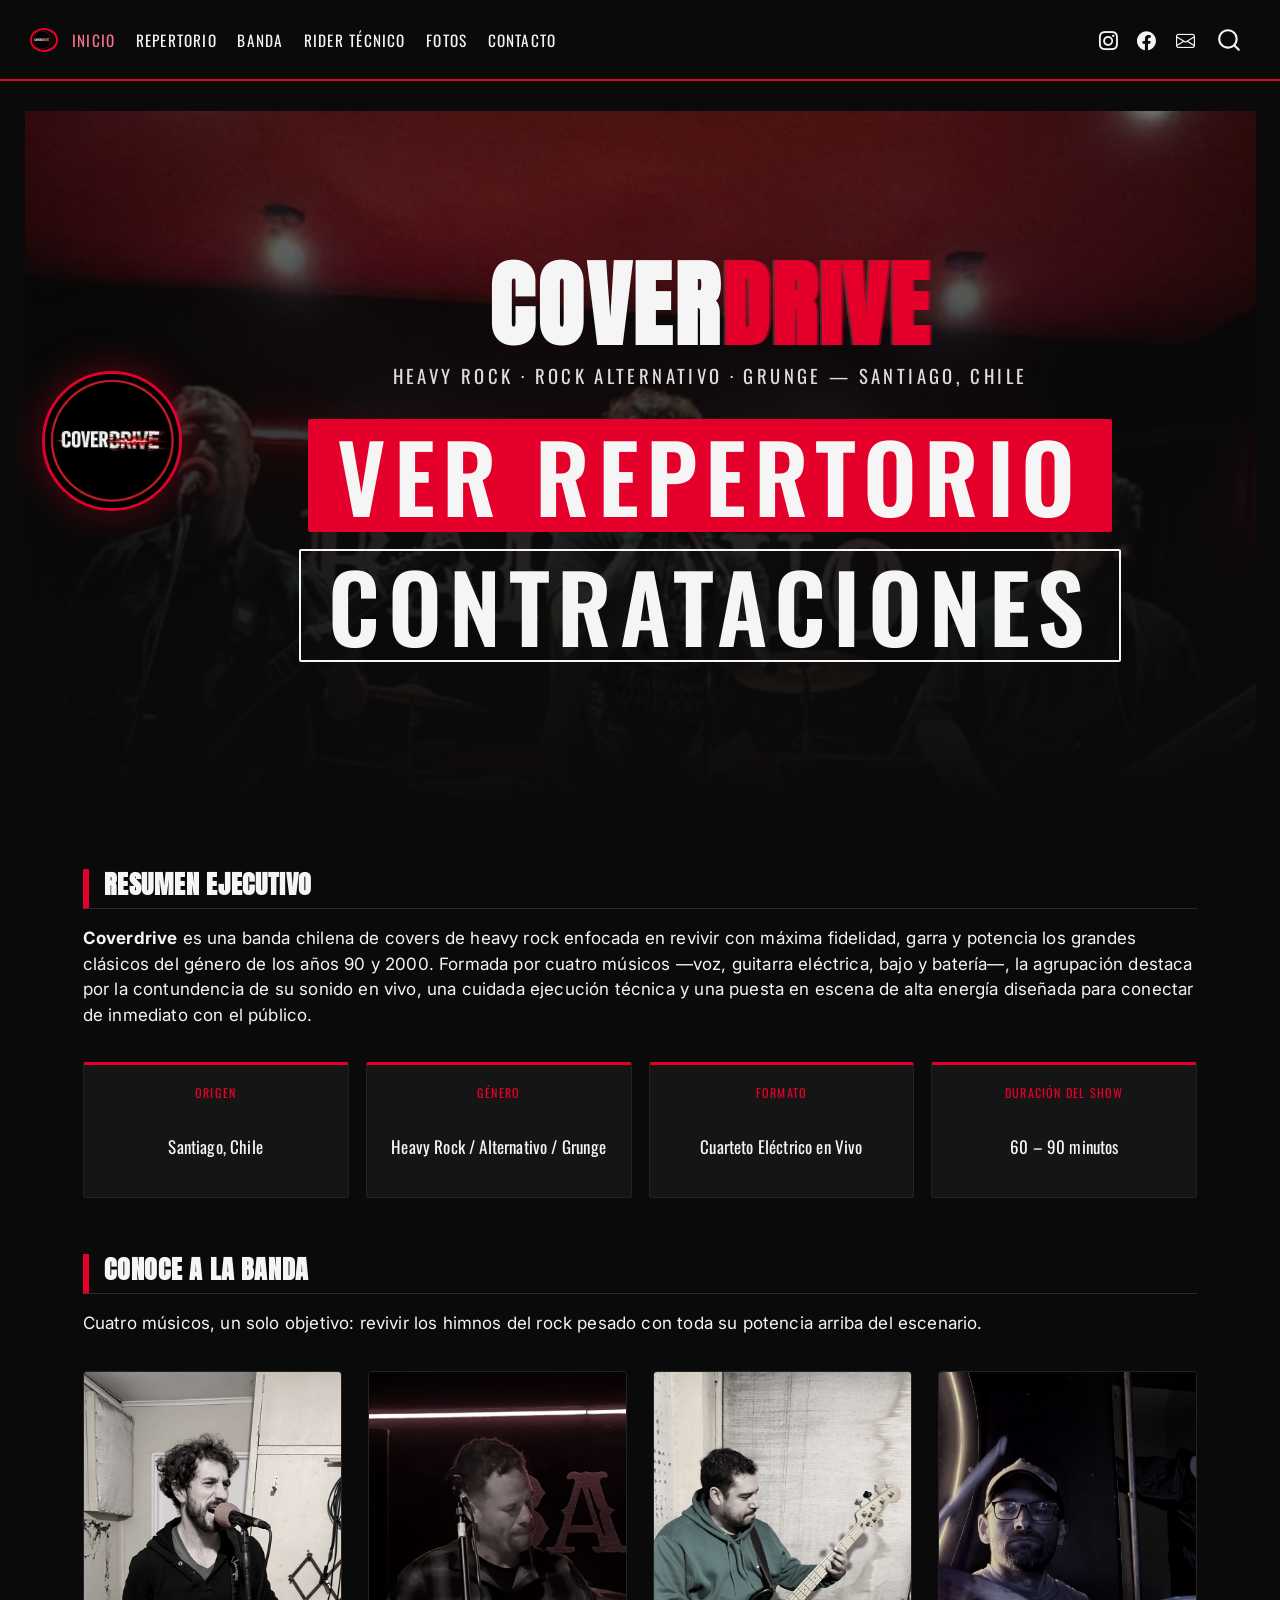
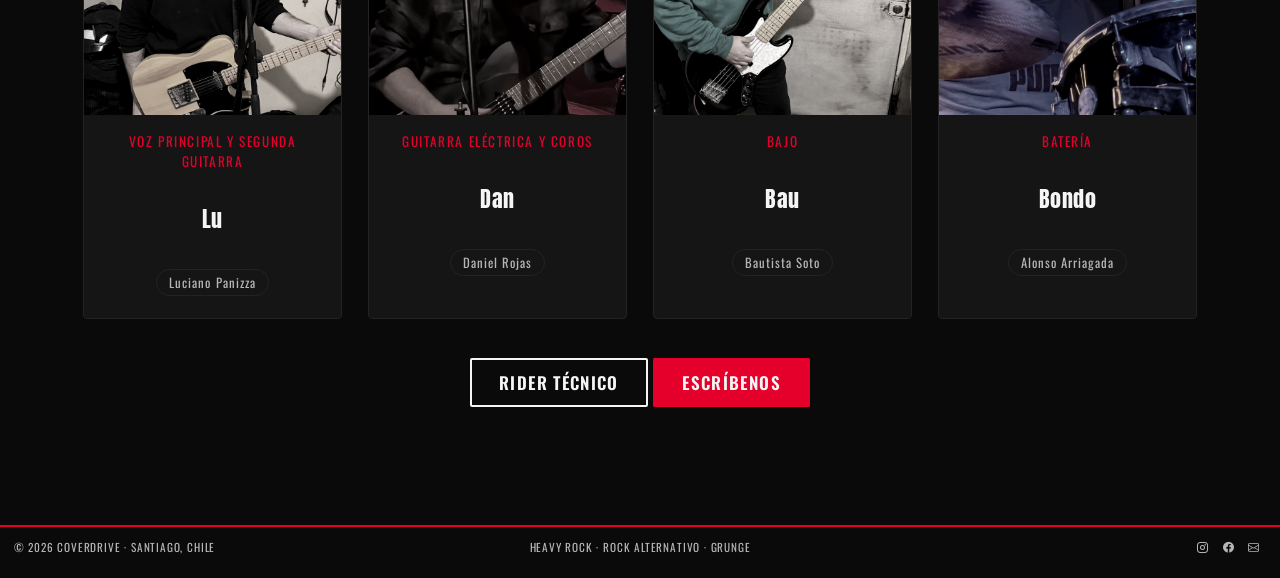
<file: docs/index.html>
<!DOCTYPE html>
<html xmlns="http://www.w3.org/1999/xhtml" lang="es" xml:lang="es"><head>

<meta charset="utf-8">
<meta name="generator" content="quarto-1.9.38">

<meta name="viewport" content="width=device-width, initial-scale=1.0, user-scalable=yes">


<title>Coverdrive – COVERDRIVE</title>
<style>
/* Default styles provided by pandoc.
** See https://pandoc.org/MANUAL.html#variables-for-html for config info.
*/
code{white-space: pre-wrap;}
span.smallcaps{font-variant: small-caps;}
div.columns{display: flex; gap: min(4vw, 1.5em);}
div.column{flex: auto; overflow-x: auto;}
div.hanging-indent{margin-left: 1.5em; text-indent: -1.5em;}
ul.task-list{list-style: none;}
ul.task-list li input[type="checkbox"] {
  width: 0.8em;
  margin: 0 0.8em 0.2em -1em; /* quarto-specific, see https://github.com/quarto-dev/quarto-cli/issues/4556 */ 
  vertical-align: middle;
}
</style>


<script src="site_libs/quarto-nav/quarto-nav.js"></script>
<script src="site_libs/clipboard/clipboard.min.js"></script>
<script src="site_libs/quarto-search/autocomplete.umd.js"></script>
<script src="site_libs/quarto-search/fuse.min.js"></script>
<script src="site_libs/quarto-search/quarto-search.js"></script>
<meta name="quarto:offset" content="./">
<link href="./Images/Logo.jpeg" rel="icon" type="image/jpeg">
<script src="site_libs/quarto-html/quarto.js" type="module"></script>
<script src="site_libs/quarto-html/tabsets/tabsets.js" type="module"></script>
<script src="site_libs/quarto-html/popper.min.js"></script>
<script src="site_libs/quarto-html/tippy.umd.min.js"></script>
<script src="site_libs/quarto-html/anchor.min.js"></script>
<link href="site_libs/quarto-html/tippy.css" rel="stylesheet">
<link href="site_libs/quarto-html/quarto-syntax-highlighting-dark-0a6b7249c26820e032cb0bd839ff02b1.css" rel="stylesheet" id="quarto-text-highlighting-styles">
<script src="site_libs/bootstrap/bootstrap.min.js"></script>
<link href="site_libs/bootstrap/bootstrap-icons.css" rel="stylesheet">
<link href="site_libs/bootstrap/bootstrap-abf8a0bd622ee74f22547159d51789f3.min.css" rel="stylesheet" append-hash="true" id="quarto-bootstrap" data-mode="dark">
<script id="quarto-search-options" type="application/json">{
  "location": "navbar",
  "copy-button": false,
  "collapse-after": 3,
  "panel-placement": "end",
  "type": "overlay",
  "limit": 50,
  "keyboard-shortcut": [
    "f",
    "/",
    "s"
  ],
  "show-item-context": false,
  "language": {
    "search-no-results-text": "No se han encontrado resultados",
    "search-matching-documents-text": "documentos encontrados",
    "search-copy-link-title": "Copiar el enlace en la búsqueda",
    "search-hide-matches-text": "Ocultar resultados adicionales",
    "search-more-match-text": "resultado adicional en este documento",
    "search-more-matches-text": "resultados adicionales en este documento",
    "search-clear-button-title": "Borrar",
    "search-text-placeholder": "",
    "search-detached-cancel-button-title": "Cancelar",
    "search-submit-button-title": "Enviar",
    "search-label": "Buscar"
  }
}</script>
<style>html{ scroll-behavior: smooth; }</style>
<link rel="preconnect" href="https://fonts.googleapis.com">
<link rel="preconnect" href="https://fonts.gstatic.com" crossorigin="">
<link href="https://fonts.googleapis.com/css2?family=Anton&amp;family=Oswald:wght@300;400;500;600;700&amp;family=Inter:wght@400;500;600&amp;display=swap" rel="stylesheet">


<meta property="og:title" content="Coverdrive – COVERDRIVE">
<meta property="og:image" content="Images/Logo.jpeg">
<meta property="og:site_name" content="COVERDRIVE">
<meta property="og:image:alt" content="Logo Coverdrive">
<meta name="twitter:title" content="Coverdrive – COVERDRIVE">
<meta name="twitter:image" content="Images/Logo.jpeg">
<meta name="twitter:image:alt" content="Logo Coverdrive">
<meta name="twitter:card" content="summary_large_image">
</head>

<body class="nav-fixed quarto-light">

<div id="quarto-search-results"></div>
  <header id="quarto-header" class="headroom fixed-top">
    <nav class="navbar navbar-expand-lg " data-bs-theme="dark">
      <div class="navbar-container container-fluid">
      <div class="navbar-brand-container mx-auto">
    <a href="./index.html" class="navbar-brand navbar-brand-logo">
    <img src="./Images/Logo.jpeg" alt="" class="navbar-logo light-content">
    <img src="./Images/Logo.jpeg" alt="" class="navbar-logo dark-content">
    </a>
  </div>
            <div id="quarto-search" class="" title="Buscar"></div>
          <button class="navbar-toggler" type="button" data-bs-toggle="collapse" data-bs-target="#navbarCollapse" aria-controls="navbarCollapse" role="menu" aria-expanded="false" aria-label="Navegación de palanca" onclick="if (window.quartoToggleHeadroom) { window.quartoToggleHeadroom(); }">
  <span class="navbar-toggler-icon"></span>
</button>
          <div class="collapse navbar-collapse" id="navbarCollapse">
            <ul class="navbar-nav navbar-nav-scroll me-auto">
  <li class="nav-item">
    <a class="nav-link active" href="./index.html" aria-current="page"> 
<span class="menu-text">Inicio</span></a>
  </li>  
  <li class="nav-item">
    <a class="nav-link" href="./repertorio.html"> 
<span class="menu-text">Repertorio</span></a>
  </li>  
  <li class="nav-item">
    <a class="nav-link" href="./banda.html"> 
<span class="menu-text">Banda</span></a>
  </li>  
  <li class="nav-item">
    <a class="nav-link" href="./rider.html"> 
<span class="menu-text">Rider Técnico</span></a>
  </li>  
  <li class="nav-item">
    <a class="nav-link" href="./Fotos.html"> 
<span class="menu-text">Fotos</span></a>
  </li>  
  <li class="nav-item">
    <a class="nav-link" href="./contacto.html"> 
<span class="menu-text">Contacto</span></a>
  </li>  
</ul>
            <ul class="navbar-nav navbar-nav-scroll ms-auto">
  <li class="nav-item compact">
    <a class="nav-link" href="https://www.instagram.com/coverdrive.rock/" target="_blank"> <i class="bi bi-instagram" role="img" aria-label="Instagram">
</i> 
<span class="menu-text"></span></a>
  </li>  
  <li class="nav-item compact">
    <a class="nav-link" href="https://www.facebook.com/people/Coverdrive/61593947563282/" target="_blank"> <i class="bi bi-facebook" role="img" aria-label="Facebook">
</i> 
<span class="menu-text"></span></a>
  </li>  
  <li class="nav-item compact">
    <a class="nav-link" href="mailto:rock.coverdrive@gmail.com"> <i class="bi bi-envelope" role="img" aria-label="Correo">
</i> 
<span class="menu-text"></span></a>
  </li>  
</ul>
          </div> <!-- /navcollapse -->
            <div class="quarto-navbar-tools">
</div>
      </div> <!-- /container-fluid -->
    </nav>
</header>
<!-- content -->
<div id="quarto-content" class="quarto-container page-columns page-rows-contents page-layout-full page-navbar">
<!-- sidebar -->
<!-- margin-sidebar -->
    
<!-- main -->
<main class="content column-page" id="quarto-document-content">

<header id="title-block-header" class="quarto-title-block default">
<div class="quarto-title">
<h1 class="title">Coverdrive</h1>
</div>



<div class="quarto-title-meta column-page">

    
  
    
  </div>
  


</header>


<div class="hero">
<p><img src="Images/Logo.jpeg" class="hero-logo" alt="Logo Coverdrive"></p>
<section id="coverdrive" class="level1 hero-title">
<h1 class="hero-title"><span class="cd-white">COVER</span><span class="cd-red">DRIVE</span></h1>
<div class="hero-tagline">
<p>Heavy Rock · Rock Alternativo · Grunge — Santiago, Chile</p>
</div>
<div class="hero-cta">
<p><a href="./repertorio.html" class="btn-cd">Ver Repertorio</a> <a href="./contacto.html" class="btn-cd btn-cd-outline">Contrataciones</a></p>
</div>
</section>
</div>
<div class="container">
<section id="resumen-ejecutivo" class="level2">
<h2 class="anchored" data-anchor-id="resumen-ejecutivo">Resumen Ejecutivo</h2>
<p><strong>Coverdrive</strong> es una banda chilena de covers de heavy rock enfocada en revivir con máxima fidelidad, garra y potencia los grandes clásicos del género de los años 90 y 2000. Formada por cuatro músicos —voz, guitarra eléctrica, bajo y batería—, la agrupación destaca por la contundencia de su sonido en vivo, una cuidada ejecución técnica y una puesta en escena de alta energía diseñada para conectar de inmediato con el público.</p>
<div class="quick-facts">
<div class="quick-fact">
<p><span class="qf-label">Origen</span><br>
<span class="qf-value">Santiago, Chile</span></p>
</div>
<div class="quick-fact">
<p><span class="qf-label">Género</span><br>
<span class="qf-value">Heavy Rock / Alternativo / Grunge</span></p>
</div>
<div class="quick-fact">
<p><span class="qf-label">Formato</span><br>
<span class="qf-value">Cuarteto Eléctrico en Vivo</span></p>
</div>
<div class="quick-fact">
<p><span class="qf-label">Duración del show</span><br>
<span class="qf-value">60 – 90 minutos</span></p>
</div>
</div>
</section>
<section id="conoce-a-la-banda" class="level2">
<h2 class="anchored" data-anchor-id="conoce-a-la-banda">Conoce a la Banda</h2>
<p>Cuatro músicos, un solo objetivo: revivir los himnos del rock pesado con toda su potencia arriba del escenario.</p>
<div class="band-grid">
<p><a class="band-card" href="./banda.html"> <img src="Images/Lu2.jpeg" alt="Luciano Panizza - Voz"> <span class="role">Voz Principal y Segunda Guitarra</span><br>
<span class="name">Lu</span><br>
<span class="nickname">Luciano Panizza</span> </a> <a class="band-card" href="./banda.html"> <img src="Images/Dan2.jpeg" alt="Daniel Rojas - Guitarra"> <span class="role">Guitarra Eléctrica y Coros</span><br>
<span class="name">Dan</span><br>
<span class="nickname">Daniel Rojas</span> </a> <a class="band-card" href="./banda.html"> <img src="Images/Bau1.jpeg" alt="Bautista Soto - Bajo"> <span class="role">Bajo</span><br>
<span class="name">Bau</span><br>
<span class="nickname">Bautista Soto</span> </a> <a class="band-card" href="./banda.html"> <img src="Images/Alonso1.jpeg" alt="Alonso Arriagada - Batería"> <span class="role">Batería</span><br>
<span class="name">Bondo</span><br>
<span class="nickname">Alonso Arriagada</span> </a></p>
</div>
<div class="text-center my-5">
<p><a href="./rider.html" class="btn-cd btn-cd-outline">Rider Técnico</a> <a href="./contacto.html" class="btn-cd">Escríbenos</a></p>
</div>
</section>
</div>



</main> <!-- /main -->
<script id="quarto-html-after-body" type="application/javascript">
  window.document.addEventListener("DOMContentLoaded", function (event) {
    const icon = "";
    const anchorJS = new window.AnchorJS();
    anchorJS.options = {
      placement: 'right',
      icon: icon
    };
    anchorJS.add('.anchored');
    const isCodeAnnotation = (el) => {
      for (const clz of el.classList) {
        if (clz.startsWith('code-annotation-')) {                     
          return true;
        }
      }
      return false;
    }
    const onCopySuccess = function(e) {
      // button target
      const button = e.trigger;
      // don't keep focus
      button.blur();
      // flash "checked"
      button.classList.add('code-copy-button-checked');
      var currentTitle = button.getAttribute("title");
      button.setAttribute("title", "Copiado");
      let tooltip;
      if (window.bootstrap) {
        button.setAttribute("data-bs-toggle", "tooltip");
        button.setAttribute("data-bs-placement", "left");
        button.setAttribute("data-bs-title", "Copiado");
        tooltip = new bootstrap.Tooltip(button, 
          { trigger: "manual", 
            customClass: "code-copy-button-tooltip",
            offset: [0, -8]});
        tooltip.show();    
      }
      setTimeout(function() {
        if (tooltip) {
          tooltip.hide();
          button.removeAttribute("data-bs-title");
          button.removeAttribute("data-bs-toggle");
          button.removeAttribute("data-bs-placement");
        }
        button.setAttribute("title", currentTitle);
        button.classList.remove('code-copy-button-checked');
      }, 1000);
      // clear code selection
      e.clearSelection();
    }
    const getTextToCopy = function(trigger) {
      const outerScaffold = trigger.parentElement.cloneNode(true);
      const codeEl = outerScaffold.querySelector('code');
      for (const childEl of codeEl.children) {
        if (isCodeAnnotation(childEl)) {
          childEl.remove();
        }
      }
      return codeEl.innerText;
    }
    const clipboard = new window.ClipboardJS('.code-copy-button:not([data-in-quarto-modal])', {
      text: getTextToCopy
    });
    clipboard.on('success', onCopySuccess);
    if (window.document.getElementById('quarto-embedded-source-code-modal')) {
      const clipboardModal = new window.ClipboardJS('.code-copy-button[data-in-quarto-modal]', {
        text: getTextToCopy,
        container: window.document.getElementById('quarto-embedded-source-code-modal')
      });
      clipboardModal.on('success', onCopySuccess);
    }
      var localhostRegex = new RegExp(/^(?:http|https):\/\/localhost\:?[0-9]*\//);
      var mailtoRegex = new RegExp(/^mailto:/);
        var filterRegex = new RegExp('/' + window.location.host + '/');
      var isInternal = (href) => {
          return filterRegex.test(href) || localhostRegex.test(href) || mailtoRegex.test(href);
      }
      // Inspect non-navigation links and adorn them if external
     var links = window.document.querySelectorAll('a[href]:not(.nav-link):not(.navbar-brand):not(.toc-action):not(.sidebar-link):not(.sidebar-item-toggle):not(.pagination-link):not(.no-external):not([aria-hidden]):not(.dropdown-item):not(.quarto-navigation-tool):not(.about-link)');
      for (var i=0; i<links.length; i++) {
        const link = links[i];
        if (!isInternal(link.href)) {
          // undo the damage that might have been done by quarto-nav.js in the case of
          // links that we want to consider external
          if (link.dataset.originalHref !== undefined) {
            link.href = link.dataset.originalHref;
          }
        }
      }
    function tippyHover(el, contentFn, onTriggerFn, onUntriggerFn) {
      const config = {
        allowHTML: true,
        maxWidth: 500,
        delay: 100,
        arrow: false,
        appendTo: function(el) {
            return el.parentElement;
        },
        interactive: true,
        interactiveBorder: 10,
        theme: 'quarto',
        placement: 'bottom-start',
      };
      if (contentFn) {
        config.content = contentFn;
      }
      if (onTriggerFn) {
        config.onTrigger = onTriggerFn;
      }
      if (onUntriggerFn) {
        config.onUntrigger = onUntriggerFn;
      }
      window.tippy(el, config); 
    }
    const noterefs = window.document.querySelectorAll('a[role="doc-noteref"]');
    for (var i=0; i<noterefs.length; i++) {
      const ref = noterefs[i];
      tippyHover(ref, function() {
        // use id or data attribute instead here
        let href = ref.getAttribute('data-footnote-href') || ref.getAttribute('href');
        try { href = new URL(href).hash; } catch {}
        const id = href.replace(/^#\/?/, "");
        const note = window.document.getElementById(id);
        if (note) {
          return note.innerHTML;
        } else {
          return "";
        }
      });
    }
    const xrefs = window.document.querySelectorAll('a.quarto-xref');
    const processXRef = (id, note) => {
      // Strip column container classes
      const stripColumnClz = (el) => {
        el.classList.remove("page-full", "page-columns");
        if (el.children) {
          for (const child of el.children) {
            stripColumnClz(child);
          }
        }
      }
      stripColumnClz(note)
      if (id === null || id.startsWith('sec-')) {
        // Special case sections, only their first couple elements
        const container = document.createElement("div");
        if (note.children && note.children.length > 2) {
          container.appendChild(note.children[0].cloneNode(true));
          for (let i = 1; i < note.children.length; i++) {
            const child = note.children[i];
            if (child.tagName === "P" && child.innerText === "") {
              continue;
            } else {
              container.appendChild(child.cloneNode(true));
              break;
            }
          }
          if (window.Quarto?.typesetMath) {
            window.Quarto.typesetMath(container);
          }
          return container.innerHTML
        } else {
          if (window.Quarto?.typesetMath) {
            window.Quarto.typesetMath(note);
          }
          return note.innerHTML;
        }
      } else {
        // Remove any anchor links if they are present
        const anchorLink = note.querySelector('a.anchorjs-link');
        if (anchorLink) {
          anchorLink.remove();
        }
        if (window.Quarto?.typesetMath) {
          window.Quarto.typesetMath(note);
        }
        if (note.classList.contains("callout")) {
          return note.outerHTML;
        } else {
          return note.innerHTML;
        }
      }
    }
    for (var i=0; i<xrefs.length; i++) {
      const xref = xrefs[i];
      tippyHover(xref, undefined, function(instance) {
        instance.disable();
        let url = xref.getAttribute('href');
        let hash = undefined; 
        if (url.startsWith('#')) {
          hash = url;
        } else {
          try { hash = new URL(url).hash; } catch {}
        }
        if (hash) {
          const id = hash.replace(/^#\/?/, "");
          const note = window.document.getElementById(id);
          if (note !== null) {
            try {
              const html = processXRef(id, note.cloneNode(true));
              instance.setContent(html);
            } finally {
              instance.enable();
              instance.show();
            }
          } else {
            // See if we can fetch this
            fetch(url.split('#')[0])
            .then(res => res.text())
            .then(html => {
              const parser = new DOMParser();
              const htmlDoc = parser.parseFromString(html, "text/html");
              const note = htmlDoc.getElementById(id);
              if (note !== null) {
                const html = processXRef(id, note);
                instance.setContent(html);
              } 
            }).finally(() => {
              instance.enable();
              instance.show();
            });
          }
        } else {
          // See if we can fetch a full url (with no hash to target)
          // This is a special case and we should probably do some content thinning / targeting
          fetch(url)
          .then(res => res.text())
          .then(html => {
            const parser = new DOMParser();
            const htmlDoc = parser.parseFromString(html, "text/html");
            const note = htmlDoc.querySelector('main.content');
            if (note !== null) {
              // This should only happen for chapter cross references
              // (since there is no id in the URL)
              // remove the first header
              if (note.children.length > 0 && note.children[0].tagName === "HEADER") {
                note.children[0].remove();
              }
              const html = processXRef(null, note);
              instance.setContent(html);
            } 
          }).finally(() => {
            instance.enable();
            instance.show();
          });
        }
      }, function(instance) {
      });
    }
        let selectedAnnoteEl;
        const selectorForAnnotation = ( cell, annotation) => {
          let cellAttr = 'data-code-cell="' + cell + '"';
          let lineAttr = 'data-code-annotation="' +  annotation + '"';
          const selector = 'span[' + cellAttr + '][' + lineAttr + ']';
          return selector;
        }
        const selectCodeLines = (annoteEl) => {
          const doc = window.document;
          const targetCell = annoteEl.getAttribute("data-target-cell");
          const targetAnnotation = annoteEl.getAttribute("data-target-annotation");
          const annoteSpan = window.document.querySelector(selectorForAnnotation(targetCell, targetAnnotation));
          const lines = annoteSpan.getAttribute("data-code-lines").split(",");
          const lineIds = lines.map((line) => {
            return targetCell + "-" + line;
          })
          let top = null;
          let height = null;
          let parent = null;
          if (lineIds.length > 0) {
              //compute the position of the single el (top and bottom and make a div)
              const el = window.document.getElementById(lineIds[0]);
              top = el.offsetTop;
              height = el.offsetHeight;
              parent = el.parentElement.parentElement;
            if (lineIds.length > 1) {
              const lastEl = window.document.getElementById(lineIds[lineIds.length - 1]);
              const bottom = lastEl.offsetTop + lastEl.offsetHeight;
              height = bottom - top;
            }
            if (top !== null && height !== null && parent !== null) {
              // cook up a div (if necessary) and position it 
              let div = window.document.getElementById("code-annotation-line-highlight");
              if (div === null) {
                div = window.document.createElement("div");
                div.setAttribute("id", "code-annotation-line-highlight");
                div.style.position = 'absolute';
                parent.appendChild(div);
              }
              div.style.top = top - 2 + "px";
              div.style.height = height + 4 + "px";
              div.style.left = 0;
              let gutterDiv = window.document.getElementById("code-annotation-line-highlight-gutter");
              if (gutterDiv === null) {
                gutterDiv = window.document.createElement("div");
                gutterDiv.setAttribute("id", "code-annotation-line-highlight-gutter");
                gutterDiv.style.position = 'absolute';
                const codeCell = window.document.getElementById(targetCell);
                const gutter = codeCell.querySelector('.code-annotation-gutter');
                gutter.appendChild(gutterDiv);
              }
              gutterDiv.style.top = top - 2 + "px";
              gutterDiv.style.height = height + 4 + "px";
            }
            selectedAnnoteEl = annoteEl;
          }
        };
        const unselectCodeLines = () => {
          const elementsIds = ["code-annotation-line-highlight", "code-annotation-line-highlight-gutter"];
          elementsIds.forEach((elId) => {
            const div = window.document.getElementById(elId);
            if (div) {
              div.remove();
            }
          });
          selectedAnnoteEl = undefined;
        };
          // Handle positioning of the toggle
      window.addEventListener(
        "resize",
        throttle(() => {
          elRect = undefined;
          if (selectedAnnoteEl) {
            selectCodeLines(selectedAnnoteEl);
          }
        }, 10)
      );
      function throttle(fn, ms) {
      let throttle = false;
      let timer;
        return (...args) => {
          if(!throttle) { // first call gets through
              fn.apply(this, args);
              throttle = true;
          } else { // all the others get throttled
              if(timer) clearTimeout(timer); // cancel #2
              timer = setTimeout(() => {
                fn.apply(this, args);
                timer = throttle = false;
              }, ms);
          }
        };
      }
        // Attach click handler to the DT
        const annoteDls = window.document.querySelectorAll('dt[data-target-cell]');
        for (const annoteDlNode of annoteDls) {
          annoteDlNode.addEventListener('click', (event) => {
            const clickedEl = event.target;
            if (clickedEl !== selectedAnnoteEl) {
              unselectCodeLines();
              const activeEl = window.document.querySelector('dt[data-target-cell].code-annotation-active');
              if (activeEl) {
                activeEl.classList.remove('code-annotation-active');
              }
              selectCodeLines(clickedEl);
              clickedEl.classList.add('code-annotation-active');
            } else {
              // Unselect the line
              unselectCodeLines();
              clickedEl.classList.remove('code-annotation-active');
            }
          });
        }
    const findCites = (el) => {
      const parentEl = el.parentElement;
      if (parentEl) {
        const cites = parentEl.dataset.cites;
        if (cites) {
          return {
            el,
            cites: cites.split(' ')
          };
        } else {
          return findCites(el.parentElement)
        }
      } else {
        return undefined;
      }
    };
    var bibliorefs = window.document.querySelectorAll('a[role="doc-biblioref"]');
    for (var i=0; i<bibliorefs.length; i++) {
      const ref = bibliorefs[i];
      const citeInfo = findCites(ref);
      if (citeInfo) {
        tippyHover(citeInfo.el, function() {
          var popup = window.document.createElement('div');
          citeInfo.cites.forEach(function(cite) {
            var citeDiv = window.document.createElement('div');
            citeDiv.classList.add('hanging-indent');
            citeDiv.classList.add('csl-entry');
            var biblioDiv = window.document.getElementById('ref-' + cite);
            if (biblioDiv) {
              citeDiv.innerHTML = biblioDiv.innerHTML;
            }
            popup.appendChild(citeDiv);
          });
          return popup.innerHTML;
        });
      }
    }
  });
  </script>
</div> <!-- /content -->
<footer class="footer">
  <div class="nav-footer">
    <div class="nav-footer-left">
<p>© 2026 Coverdrive · Santiago, Chile</p>
</div>   
    <div class="nav-footer-center">
      <ul class="footer-items list-unstyled">
    <li class="nav-item">
 Heavy Rock · Rock Alternativo · Grunge
  </li>  
</ul>
    </div>
    <div class="nav-footer-right">
      <ul class="footer-items list-unstyled">
    <li class="nav-item compact">
    <a class="nav-link" href="https://www.instagram.com/coverdrive.rock/">
      <i class="bi bi-instagram" role="img" aria-label="Instagram">
</i> 
    </a>
  </li>  
    <li class="nav-item compact">
    <a class="nav-link" href="https://www.facebook.com/people/Coverdrive/61593947563282/">
      <i class="bi bi-facebook" role="img" aria-label="Facebook">
</i> 
    </a>
  </li>  
    <li class="nav-item compact">
    <a class="nav-link" href="mailto:rock.coverdrive@gmail.com">
      <i class="bi bi-envelope" role="img" aria-label="Correo">
</i> 
    </a>
  </li>  
</ul>
    </div>
  </div>
</footer>




<script src="site_libs/quarto-html/zenscroll-min.js"></script>
</body></html>
</file>
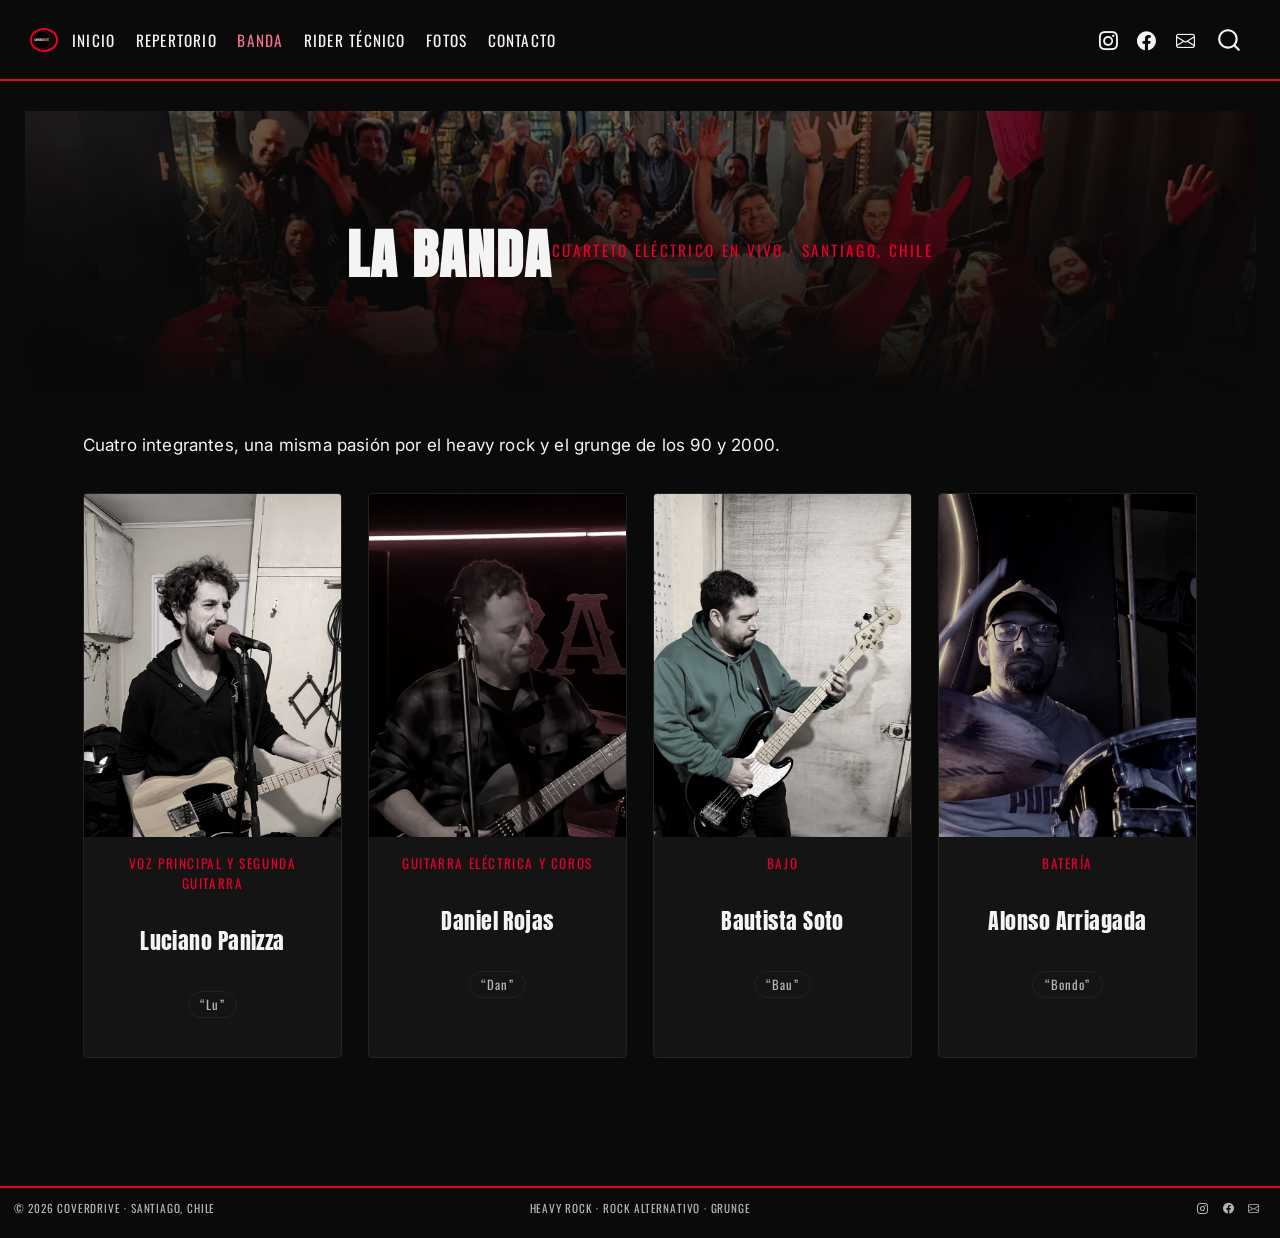
<file: docs/banda.html>
<!DOCTYPE html>
<html xmlns="http://www.w3.org/1999/xhtml" lang="es" xml:lang="es"><head>

<meta charset="utf-8">
<meta name="generator" content="quarto-1.9.38">

<meta name="viewport" content="width=device-width, initial-scale=1.0, user-scalable=yes">


<title>Banda – COVERDRIVE</title>
<style>
/* Default styles provided by pandoc.
** See https://pandoc.org/MANUAL.html#variables-for-html for config info.
*/
code{white-space: pre-wrap;}
span.smallcaps{font-variant: small-caps;}
div.columns{display: flex; gap: min(4vw, 1.5em);}
div.column{flex: auto; overflow-x: auto;}
div.hanging-indent{margin-left: 1.5em; text-indent: -1.5em;}
ul.task-list{list-style: none;}
ul.task-list li input[type="checkbox"] {
  width: 0.8em;
  margin: 0 0.8em 0.2em -1em; /* quarto-specific, see https://github.com/quarto-dev/quarto-cli/issues/4556 */ 
  vertical-align: middle;
}
</style>


<script src="site_libs/quarto-nav/quarto-nav.js"></script>
<script src="site_libs/clipboard/clipboard.min.js"></script>
<script src="site_libs/quarto-search/autocomplete.umd.js"></script>
<script src="site_libs/quarto-search/fuse.min.js"></script>
<script src="site_libs/quarto-search/quarto-search.js"></script>
<meta name="quarto:offset" content="./">
<link href="./Images/Logo.jpeg" rel="icon" type="image/jpeg">
<script src="site_libs/quarto-html/quarto.js" type="module"></script>
<script src="site_libs/quarto-html/tabsets/tabsets.js" type="module"></script>
<script src="site_libs/quarto-html/popper.min.js"></script>
<script src="site_libs/quarto-html/tippy.umd.min.js"></script>
<script src="site_libs/quarto-html/anchor.min.js"></script>
<link href="site_libs/quarto-html/tippy.css" rel="stylesheet">
<link href="site_libs/quarto-html/quarto-syntax-highlighting-dark-0a6b7249c26820e032cb0bd839ff02b1.css" rel="stylesheet" id="quarto-text-highlighting-styles">
<script src="site_libs/bootstrap/bootstrap.min.js"></script>
<link href="site_libs/bootstrap/bootstrap-icons.css" rel="stylesheet">
<link href="site_libs/bootstrap/bootstrap-abf8a0bd622ee74f22547159d51789f3.min.css" rel="stylesheet" append-hash="true" id="quarto-bootstrap" data-mode="dark">
<script id="quarto-search-options" type="application/json">{
  "location": "navbar",
  "copy-button": false,
  "collapse-after": 3,
  "panel-placement": "end",
  "type": "overlay",
  "limit": 50,
  "keyboard-shortcut": [
    "f",
    "/",
    "s"
  ],
  "show-item-context": false,
  "language": {
    "search-no-results-text": "No se han encontrado resultados",
    "search-matching-documents-text": "documentos encontrados",
    "search-copy-link-title": "Copiar el enlace en la búsqueda",
    "search-hide-matches-text": "Ocultar resultados adicionales",
    "search-more-match-text": "resultado adicional en este documento",
    "search-more-matches-text": "resultados adicionales en este documento",
    "search-clear-button-title": "Borrar",
    "search-text-placeholder": "",
    "search-detached-cancel-button-title": "Cancelar",
    "search-submit-button-title": "Enviar",
    "search-label": "Buscar"
  }
}</script>
<style>html{ scroll-behavior: smooth; }</style>
<link rel="preconnect" href="https://fonts.googleapis.com">
<link rel="preconnect" href="https://fonts.gstatic.com" crossorigin="">
<link href="https://fonts.googleapis.com/css2?family=Anton&amp;family=Oswald:wght@300;400;500;600;700&amp;family=Inter:wght@400;500;600&amp;display=swap" rel="stylesheet">


<meta property="og:title" content="Banda – COVERDRIVE">
<meta property="og:image" content="Images/Lu2.jpeg">
<meta property="og:site_name" content="COVERDRIVE">
<meta property="og:image:alt" content="Luciano Panizza - Voz Principal">
<meta name="twitter:title" content="Banda – COVERDRIVE">
<meta name="twitter:image" content="Images/Lu2.jpeg">
<meta name="twitter:image:alt" content="Luciano Panizza - Voz Principal">
<meta name="twitter:card" content="summary_large_image">
</head>

<body class="nav-fixed quarto-light">

<div id="quarto-search-results"></div>
  <header id="quarto-header" class="headroom fixed-top">
    <nav class="navbar navbar-expand-lg " data-bs-theme="dark">
      <div class="navbar-container container-fluid">
      <div class="navbar-brand-container mx-auto">
    <a href="./index.html" class="navbar-brand navbar-brand-logo">
    <img src="./Images/Logo.jpeg" alt="" class="navbar-logo light-content">
    <img src="./Images/Logo.jpeg" alt="" class="navbar-logo dark-content">
    </a>
  </div>
            <div id="quarto-search" class="" title="Buscar"></div>
          <button class="navbar-toggler" type="button" data-bs-toggle="collapse" data-bs-target="#navbarCollapse" aria-controls="navbarCollapse" role="menu" aria-expanded="false" aria-label="Navegación de palanca" onclick="if (window.quartoToggleHeadroom) { window.quartoToggleHeadroom(); }">
  <span class="navbar-toggler-icon"></span>
</button>
          <div class="collapse navbar-collapse" id="navbarCollapse">
            <ul class="navbar-nav navbar-nav-scroll me-auto">
  <li class="nav-item">
    <a class="nav-link" href="./index.html"> 
<span class="menu-text">Inicio</span></a>
  </li>  
  <li class="nav-item">
    <a class="nav-link" href="./repertorio.html"> 
<span class="menu-text">Repertorio</span></a>
  </li>  
  <li class="nav-item">
    <a class="nav-link active" href="./banda.html" aria-current="page"> 
<span class="menu-text">Banda</span></a>
  </li>  
  <li class="nav-item">
    <a class="nav-link" href="./rider.html"> 
<span class="menu-text">Rider Técnico</span></a>
  </li>  
  <li class="nav-item">
    <a class="nav-link" href="./Fotos.html"> 
<span class="menu-text">Fotos</span></a>
  </li>  
  <li class="nav-item">
    <a class="nav-link" href="./contacto.html"> 
<span class="menu-text">Contacto</span></a>
  </li>  
</ul>
            <ul class="navbar-nav navbar-nav-scroll ms-auto">
  <li class="nav-item compact">
    <a class="nav-link" href="https://www.instagram.com/coverdrive.rock/" target="_blank"> <i class="bi bi-instagram" role="img" aria-label="Instagram">
</i> 
<span class="menu-text"></span></a>
  </li>  
  <li class="nav-item compact">
    <a class="nav-link" href="https://www.facebook.com/people/Coverdrive/61593947563282/" target="_blank"> <i class="bi bi-facebook" role="img" aria-label="Facebook">
</i> 
<span class="menu-text"></span></a>
  </li>  
  <li class="nav-item compact">
    <a class="nav-link" href="mailto:rock.coverdrive@gmail.com"> <i class="bi bi-envelope" role="img" aria-label="Correo">
</i> 
<span class="menu-text"></span></a>
  </li>  
</ul>
          </div> <!-- /navcollapse -->
            <div class="quarto-navbar-tools">
</div>
      </div> <!-- /container-fluid -->
    </nav>
</header>
<!-- content -->
<div id="quarto-content" class="quarto-container page-columns page-rows-contents page-layout-full page-navbar">
<!-- sidebar -->
<!-- margin-sidebar -->
    
<!-- main -->
<main class="content column-page" id="quarto-document-content">

<header id="title-block-header" class="quarto-title-block default">
<div class="quarto-title">
<h1 class="title">Banda</h1>
</div>



<div class="quarto-title-meta column-page">

    
  
    
  </div>
  


</header>


<section id="la-banda" class="level1 page-banner">
<h1>La Banda</h1>
<div class="page-banner-sub">
<p>Cuarteto Eléctrico en Vivo · Santiago, Chile</p>
</div>
</section>
<div class="container">
<p>Cuatro integrantes, una misma pasión por el heavy rock y el grunge de los 90 y 2000.</p>
<div class="band-grid">
<div class="band-card">
<p><img src="Images/Lu2.jpeg" alt="Luciano Panizza - Voz Principal"> <span class="role">Voz Principal y Segunda Guitarra</span><br>
<span class="name">Luciano Panizza</span><br>
<span class="nickname">“Lu”</span></p>
</div>
<div class="band-card">
<p><img src="Images/Dan2.jpeg" alt="Daniel Rojas - Guitarra Eléctrica"> <span class="role">Guitarra Eléctrica y Coros</span><br>
<span class="name">Daniel Rojas</span><br>
<span class="nickname">“Dan”</span></p>
</div>
<div class="band-card">
<p><img src="Images/Bau1.jpeg" alt="Bautista Soto - Bajo"> <span class="role">Bajo</span><br>
<span class="name">Bautista Soto</span><br>
<span class="nickname">“Bau”</span></p>
</div>
<div class="band-card">
<p><img src="Images/Alonso1.jpeg" alt="Alonso Arriagada - Batería"> <span class="role">Batería</span><br>
<span class="name">Alonso Arriagada</span><br>
<span class="nickname">“Bondo”</span></p>
</div>
</div>
</div>



</main> <!-- /main -->
<script id="quarto-html-after-body" type="application/javascript">
  window.document.addEventListener("DOMContentLoaded", function (event) {
    const icon = "";
    const anchorJS = new window.AnchorJS();
    anchorJS.options = {
      placement: 'right',
      icon: icon
    };
    anchorJS.add('.anchored');
    const isCodeAnnotation = (el) => {
      for (const clz of el.classList) {
        if (clz.startsWith('code-annotation-')) {                     
          return true;
        }
      }
      return false;
    }
    const onCopySuccess = function(e) {
      // button target
      const button = e.trigger;
      // don't keep focus
      button.blur();
      // flash "checked"
      button.classList.add('code-copy-button-checked');
      var currentTitle = button.getAttribute("title");
      button.setAttribute("title", "Copiado");
      let tooltip;
      if (window.bootstrap) {
        button.setAttribute("data-bs-toggle", "tooltip");
        button.setAttribute("data-bs-placement", "left");
        button.setAttribute("data-bs-title", "Copiado");
        tooltip = new bootstrap.Tooltip(button, 
          { trigger: "manual", 
            customClass: "code-copy-button-tooltip",
            offset: [0, -8]});
        tooltip.show();    
      }
      setTimeout(function() {
        if (tooltip) {
          tooltip.hide();
          button.removeAttribute("data-bs-title");
          button.removeAttribute("data-bs-toggle");
          button.removeAttribute("data-bs-placement");
        }
        button.setAttribute("title", currentTitle);
        button.classList.remove('code-copy-button-checked');
      }, 1000);
      // clear code selection
      e.clearSelection();
    }
    const getTextToCopy = function(trigger) {
      const outerScaffold = trigger.parentElement.cloneNode(true);
      const codeEl = outerScaffold.querySelector('code');
      for (const childEl of codeEl.children) {
        if (isCodeAnnotation(childEl)) {
          childEl.remove();
        }
      }
      return codeEl.innerText;
    }
    const clipboard = new window.ClipboardJS('.code-copy-button:not([data-in-quarto-modal])', {
      text: getTextToCopy
    });
    clipboard.on('success', onCopySuccess);
    if (window.document.getElementById('quarto-embedded-source-code-modal')) {
      const clipboardModal = new window.ClipboardJS('.code-copy-button[data-in-quarto-modal]', {
        text: getTextToCopy,
        container: window.document.getElementById('quarto-embedded-source-code-modal')
      });
      clipboardModal.on('success', onCopySuccess);
    }
      var localhostRegex = new RegExp(/^(?:http|https):\/\/localhost\:?[0-9]*\//);
      var mailtoRegex = new RegExp(/^mailto:/);
        var filterRegex = new RegExp('/' + window.location.host + '/');
      var isInternal = (href) => {
          return filterRegex.test(href) || localhostRegex.test(href) || mailtoRegex.test(href);
      }
      // Inspect non-navigation links and adorn them if external
     var links = window.document.querySelectorAll('a[href]:not(.nav-link):not(.navbar-brand):not(.toc-action):not(.sidebar-link):not(.sidebar-item-toggle):not(.pagination-link):not(.no-external):not([aria-hidden]):not(.dropdown-item):not(.quarto-navigation-tool):not(.about-link)');
      for (var i=0; i<links.length; i++) {
        const link = links[i];
        if (!isInternal(link.href)) {
          // undo the damage that might have been done by quarto-nav.js in the case of
          // links that we want to consider external
          if (link.dataset.originalHref !== undefined) {
            link.href = link.dataset.originalHref;
          }
        }
      }
    function tippyHover(el, contentFn, onTriggerFn, onUntriggerFn) {
      const config = {
        allowHTML: true,
        maxWidth: 500,
        delay: 100,
        arrow: false,
        appendTo: function(el) {
            return el.parentElement;
        },
        interactive: true,
        interactiveBorder: 10,
        theme: 'quarto',
        placement: 'bottom-start',
      };
      if (contentFn) {
        config.content = contentFn;
      }
      if (onTriggerFn) {
        config.onTrigger = onTriggerFn;
      }
      if (onUntriggerFn) {
        config.onUntrigger = onUntriggerFn;
      }
      window.tippy(el, config); 
    }
    const noterefs = window.document.querySelectorAll('a[role="doc-noteref"]');
    for (var i=0; i<noterefs.length; i++) {
      const ref = noterefs[i];
      tippyHover(ref, function() {
        // use id or data attribute instead here
        let href = ref.getAttribute('data-footnote-href') || ref.getAttribute('href');
        try { href = new URL(href).hash; } catch {}
        const id = href.replace(/^#\/?/, "");
        const note = window.document.getElementById(id);
        if (note) {
          return note.innerHTML;
        } else {
          return "";
        }
      });
    }
    const xrefs = window.document.querySelectorAll('a.quarto-xref');
    const processXRef = (id, note) => {
      // Strip column container classes
      const stripColumnClz = (el) => {
        el.classList.remove("page-full", "page-columns");
        if (el.children) {
          for (const child of el.children) {
            stripColumnClz(child);
          }
        }
      }
      stripColumnClz(note)
      if (id === null || id.startsWith('sec-')) {
        // Special case sections, only their first couple elements
        const container = document.createElement("div");
        if (note.children && note.children.length > 2) {
          container.appendChild(note.children[0].cloneNode(true));
          for (let i = 1; i < note.children.length; i++) {
            const child = note.children[i];
            if (child.tagName === "P" && child.innerText === "") {
              continue;
            } else {
              container.appendChild(child.cloneNode(true));
              break;
            }
          }
          if (window.Quarto?.typesetMath) {
            window.Quarto.typesetMath(container);
          }
          return container.innerHTML
        } else {
          if (window.Quarto?.typesetMath) {
            window.Quarto.typesetMath(note);
          }
          return note.innerHTML;
        }
      } else {
        // Remove any anchor links if they are present
        const anchorLink = note.querySelector('a.anchorjs-link');
        if (anchorLink) {
          anchorLink.remove();
        }
        if (window.Quarto?.typesetMath) {
          window.Quarto.typesetMath(note);
        }
        if (note.classList.contains("callout")) {
          return note.outerHTML;
        } else {
          return note.innerHTML;
        }
      }
    }
    for (var i=0; i<xrefs.length; i++) {
      const xref = xrefs[i];
      tippyHover(xref, undefined, function(instance) {
        instance.disable();
        let url = xref.getAttribute('href');
        let hash = undefined; 
        if (url.startsWith('#')) {
          hash = url;
        } else {
          try { hash = new URL(url).hash; } catch {}
        }
        if (hash) {
          const id = hash.replace(/^#\/?/, "");
          const note = window.document.getElementById(id);
          if (note !== null) {
            try {
              const html = processXRef(id, note.cloneNode(true));
              instance.setContent(html);
            } finally {
              instance.enable();
              instance.show();
            }
          } else {
            // See if we can fetch this
            fetch(url.split('#')[0])
            .then(res => res.text())
            .then(html => {
              const parser = new DOMParser();
              const htmlDoc = parser.parseFromString(html, "text/html");
              const note = htmlDoc.getElementById(id);
              if (note !== null) {
                const html = processXRef(id, note);
                instance.setContent(html);
              } 
            }).finally(() => {
              instance.enable();
              instance.show();
            });
          }
        } else {
          // See if we can fetch a full url (with no hash to target)
          // This is a special case and we should probably do some content thinning / targeting
          fetch(url)
          .then(res => res.text())
          .then(html => {
            const parser = new DOMParser();
            const htmlDoc = parser.parseFromString(html, "text/html");
            const note = htmlDoc.querySelector('main.content');
            if (note !== null) {
              // This should only happen for chapter cross references
              // (since there is no id in the URL)
              // remove the first header
              if (note.children.length > 0 && note.children[0].tagName === "HEADER") {
                note.children[0].remove();
              }
              const html = processXRef(null, note);
              instance.setContent(html);
            } 
          }).finally(() => {
            instance.enable();
            instance.show();
          });
        }
      }, function(instance) {
      });
    }
        let selectedAnnoteEl;
        const selectorForAnnotation = ( cell, annotation) => {
          let cellAttr = 'data-code-cell="' + cell + '"';
          let lineAttr = 'data-code-annotation="' +  annotation + '"';
          const selector = 'span[' + cellAttr + '][' + lineAttr + ']';
          return selector;
        }
        const selectCodeLines = (annoteEl) => {
          const doc = window.document;
          const targetCell = annoteEl.getAttribute("data-target-cell");
          const targetAnnotation = annoteEl.getAttribute("data-target-annotation");
          const annoteSpan = window.document.querySelector(selectorForAnnotation(targetCell, targetAnnotation));
          const lines = annoteSpan.getAttribute("data-code-lines").split(",");
          const lineIds = lines.map((line) => {
            return targetCell + "-" + line;
          })
          let top = null;
          let height = null;
          let parent = null;
          if (lineIds.length > 0) {
              //compute the position of the single el (top and bottom and make a div)
              const el = window.document.getElementById(lineIds[0]);
              top = el.offsetTop;
              height = el.offsetHeight;
              parent = el.parentElement.parentElement;
            if (lineIds.length > 1) {
              const lastEl = window.document.getElementById(lineIds[lineIds.length - 1]);
              const bottom = lastEl.offsetTop + lastEl.offsetHeight;
              height = bottom - top;
            }
            if (top !== null && height !== null && parent !== null) {
              // cook up a div (if necessary) and position it 
              let div = window.document.getElementById("code-annotation-line-highlight");
              if (div === null) {
                div = window.document.createElement("div");
                div.setAttribute("id", "code-annotation-line-highlight");
                div.style.position = 'absolute';
                parent.appendChild(div);
              }
              div.style.top = top - 2 + "px";
              div.style.height = height + 4 + "px";
              div.style.left = 0;
              let gutterDiv = window.document.getElementById("code-annotation-line-highlight-gutter");
              if (gutterDiv === null) {
                gutterDiv = window.document.createElement("div");
                gutterDiv.setAttribute("id", "code-annotation-line-highlight-gutter");
                gutterDiv.style.position = 'absolute';
                const codeCell = window.document.getElementById(targetCell);
                const gutter = codeCell.querySelector('.code-annotation-gutter');
                gutter.appendChild(gutterDiv);
              }
              gutterDiv.style.top = top - 2 + "px";
              gutterDiv.style.height = height + 4 + "px";
            }
            selectedAnnoteEl = annoteEl;
          }
        };
        const unselectCodeLines = () => {
          const elementsIds = ["code-annotation-line-highlight", "code-annotation-line-highlight-gutter"];
          elementsIds.forEach((elId) => {
            const div = window.document.getElementById(elId);
            if (div) {
              div.remove();
            }
          });
          selectedAnnoteEl = undefined;
        };
          // Handle positioning of the toggle
      window.addEventListener(
        "resize",
        throttle(() => {
          elRect = undefined;
          if (selectedAnnoteEl) {
            selectCodeLines(selectedAnnoteEl);
          }
        }, 10)
      );
      function throttle(fn, ms) {
      let throttle = false;
      let timer;
        return (...args) => {
          if(!throttle) { // first call gets through
              fn.apply(this, args);
              throttle = true;
          } else { // all the others get throttled
              if(timer) clearTimeout(timer); // cancel #2
              timer = setTimeout(() => {
                fn.apply(this, args);
                timer = throttle = false;
              }, ms);
          }
        };
      }
        // Attach click handler to the DT
        const annoteDls = window.document.querySelectorAll('dt[data-target-cell]');
        for (const annoteDlNode of annoteDls) {
          annoteDlNode.addEventListener('click', (event) => {
            const clickedEl = event.target;
            if (clickedEl !== selectedAnnoteEl) {
              unselectCodeLines();
              const activeEl = window.document.querySelector('dt[data-target-cell].code-annotation-active');
              if (activeEl) {
                activeEl.classList.remove('code-annotation-active');
              }
              selectCodeLines(clickedEl);
              clickedEl.classList.add('code-annotation-active');
            } else {
              // Unselect the line
              unselectCodeLines();
              clickedEl.classList.remove('code-annotation-active');
            }
          });
        }
    const findCites = (el) => {
      const parentEl = el.parentElement;
      if (parentEl) {
        const cites = parentEl.dataset.cites;
        if (cites) {
          return {
            el,
            cites: cites.split(' ')
          };
        } else {
          return findCites(el.parentElement)
        }
      } else {
        return undefined;
      }
    };
    var bibliorefs = window.document.querySelectorAll('a[role="doc-biblioref"]');
    for (var i=0; i<bibliorefs.length; i++) {
      const ref = bibliorefs[i];
      const citeInfo = findCites(ref);
      if (citeInfo) {
        tippyHover(citeInfo.el, function() {
          var popup = window.document.createElement('div');
          citeInfo.cites.forEach(function(cite) {
            var citeDiv = window.document.createElement('div');
            citeDiv.classList.add('hanging-indent');
            citeDiv.classList.add('csl-entry');
            var biblioDiv = window.document.getElementById('ref-' + cite);
            if (biblioDiv) {
              citeDiv.innerHTML = biblioDiv.innerHTML;
            }
            popup.appendChild(citeDiv);
          });
          return popup.innerHTML;
        });
      }
    }
  });
  </script>
</div> <!-- /content -->
<footer class="footer">
  <div class="nav-footer">
    <div class="nav-footer-left">
<p>© 2026 Coverdrive · Santiago, Chile</p>
</div>   
    <div class="nav-footer-center">
      <ul class="footer-items list-unstyled">
    <li class="nav-item">
 Heavy Rock · Rock Alternativo · Grunge
  </li>  
</ul>
    </div>
    <div class="nav-footer-right">
      <ul class="footer-items list-unstyled">
    <li class="nav-item compact">
    <a class="nav-link" href="https://www.instagram.com/coverdrive.rock/">
      <i class="bi bi-instagram" role="img" aria-label="Instagram">
</i> 
    </a>
  </li>  
    <li class="nav-item compact">
    <a class="nav-link" href="https://www.facebook.com/people/Coverdrive/61593947563282/">
      <i class="bi bi-facebook" role="img" aria-label="Facebook">
</i> 
    </a>
  </li>  
    <li class="nav-item compact">
    <a class="nav-link" href="mailto:rock.coverdrive@gmail.com">
      <i class="bi bi-envelope" role="img" aria-label="Correo">
</i> 
    </a>
  </li>  
</ul>
    </div>
  </div>
</footer>




<script src="site_libs/quarto-html/zenscroll-min.js"></script>
</body></html>
</file>
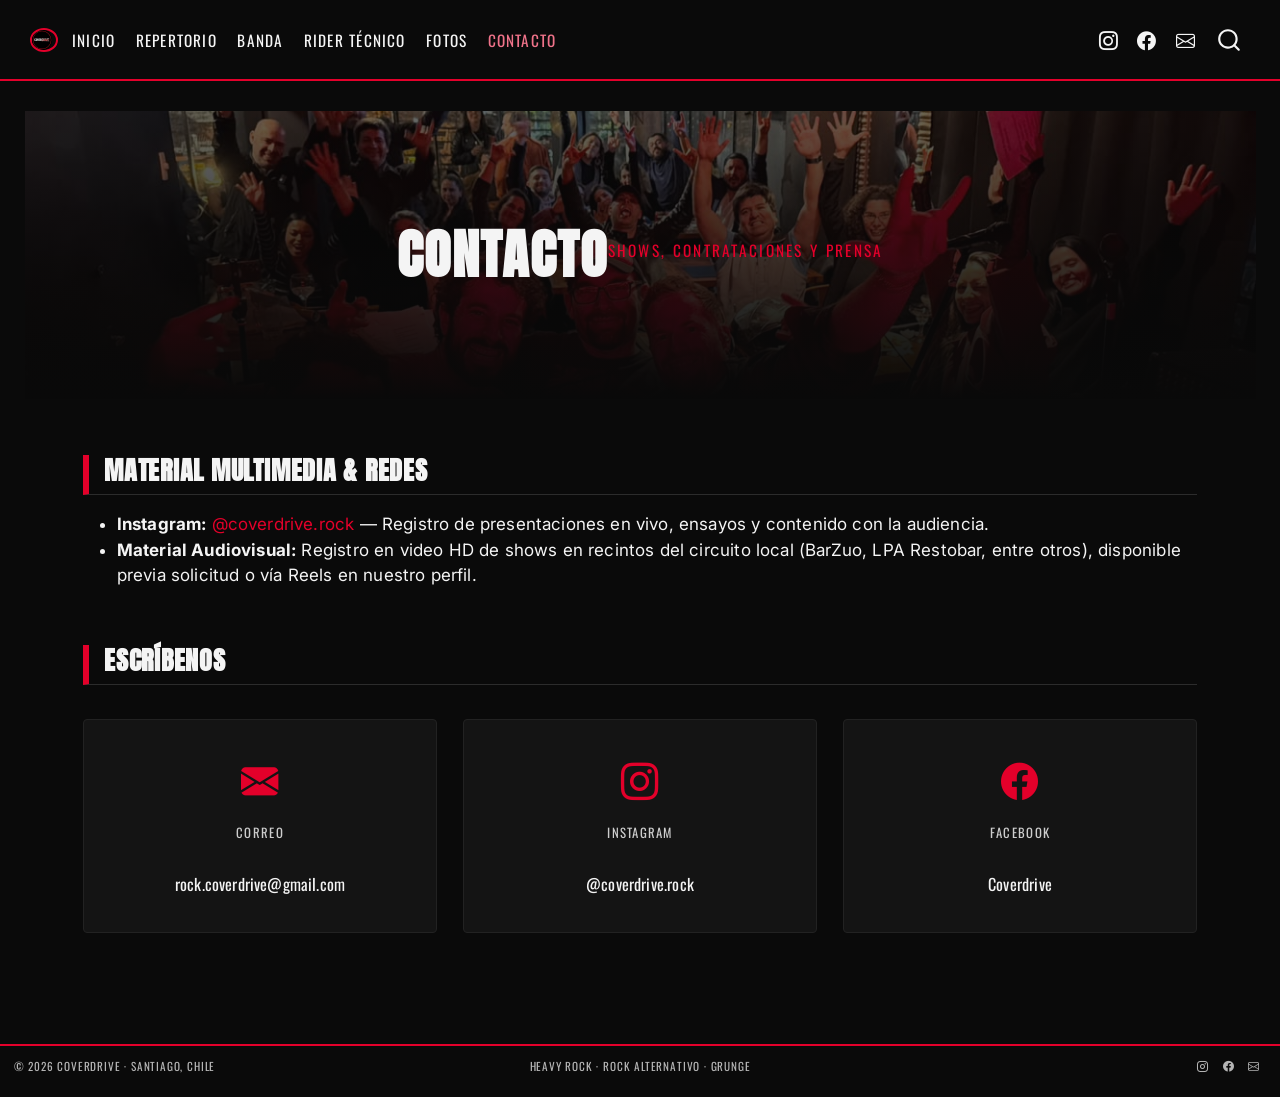
<file: docs/contacto.html>
<!DOCTYPE html>
<html xmlns="http://www.w3.org/1999/xhtml" lang="es" xml:lang="es"><head>

<meta charset="utf-8">
<meta name="generator" content="quarto-1.9.38">

<meta name="viewport" content="width=device-width, initial-scale=1.0, user-scalable=yes">


<title>Contacto – COVERDRIVE</title>
<style>
/* Default styles provided by pandoc.
** See https://pandoc.org/MANUAL.html#variables-for-html for config info.
*/
code{white-space: pre-wrap;}
span.smallcaps{font-variant: small-caps;}
div.columns{display: flex; gap: min(4vw, 1.5em);}
div.column{flex: auto; overflow-x: auto;}
div.hanging-indent{margin-left: 1.5em; text-indent: -1.5em;}
ul.task-list{list-style: none;}
ul.task-list li input[type="checkbox"] {
  width: 0.8em;
  margin: 0 0.8em 0.2em -1em; /* quarto-specific, see https://github.com/quarto-dev/quarto-cli/issues/4556 */ 
  vertical-align: middle;
}
</style>


<script src="site_libs/quarto-nav/quarto-nav.js"></script>
<script src="site_libs/clipboard/clipboard.min.js"></script>
<script src="site_libs/quarto-search/autocomplete.umd.js"></script>
<script src="site_libs/quarto-search/fuse.min.js"></script>
<script src="site_libs/quarto-search/quarto-search.js"></script>
<meta name="quarto:offset" content="./">
<link href="./Images/Logo.jpeg" rel="icon" type="image/jpeg">
<script src="site_libs/quarto-html/quarto.js" type="module"></script>
<script src="site_libs/quarto-html/tabsets/tabsets.js" type="module"></script>
<script src="site_libs/quarto-html/popper.min.js"></script>
<script src="site_libs/quarto-html/tippy.umd.min.js"></script>
<script src="site_libs/quarto-html/anchor.min.js"></script>
<link href="site_libs/quarto-html/tippy.css" rel="stylesheet">
<link href="site_libs/quarto-html/quarto-syntax-highlighting-dark-0a6b7249c26820e032cb0bd839ff02b1.css" rel="stylesheet" id="quarto-text-highlighting-styles">
<script src="site_libs/bootstrap/bootstrap.min.js"></script>
<link href="site_libs/bootstrap/bootstrap-icons.css" rel="stylesheet">
<link href="site_libs/bootstrap/bootstrap-abf8a0bd622ee74f22547159d51789f3.min.css" rel="stylesheet" append-hash="true" id="quarto-bootstrap" data-mode="dark">
<script id="quarto-search-options" type="application/json">{
  "location": "navbar",
  "copy-button": false,
  "collapse-after": 3,
  "panel-placement": "end",
  "type": "overlay",
  "limit": 50,
  "keyboard-shortcut": [
    "f",
    "/",
    "s"
  ],
  "show-item-context": false,
  "language": {
    "search-no-results-text": "No se han encontrado resultados",
    "search-matching-documents-text": "documentos encontrados",
    "search-copy-link-title": "Copiar el enlace en la búsqueda",
    "search-hide-matches-text": "Ocultar resultados adicionales",
    "search-more-match-text": "resultado adicional en este documento",
    "search-more-matches-text": "resultados adicionales en este documento",
    "search-clear-button-title": "Borrar",
    "search-text-placeholder": "",
    "search-detached-cancel-button-title": "Cancelar",
    "search-submit-button-title": "Enviar",
    "search-label": "Buscar"
  }
}</script>
<style>html{ scroll-behavior: smooth; }</style>
<link rel="preconnect" href="https://fonts.googleapis.com">
<link rel="preconnect" href="https://fonts.gstatic.com" crossorigin="">
<link href="https://fonts.googleapis.com/css2?family=Anton&amp;family=Oswald:wght@300;400;500;600;700&amp;family=Inter:wght@400;500;600&amp;display=swap" rel="stylesheet">


<meta property="og:title" content="Contacto – COVERDRIVE">
<meta property="og:image" content="Images/Logo.jpeg">
<meta property="og:site_name" content="COVERDRIVE">
<meta name="twitter:title" content="Contacto – COVERDRIVE">
<meta name="twitter:image" content="Images/Logo.jpeg">
<meta name="twitter:card" content="summary_large_image">
</head>

<body class="nav-fixed quarto-light">

<div id="quarto-search-results"></div>
  <header id="quarto-header" class="headroom fixed-top">
    <nav class="navbar navbar-expand-lg " data-bs-theme="dark">
      <div class="navbar-container container-fluid">
      <div class="navbar-brand-container mx-auto">
    <a href="./index.html" class="navbar-brand navbar-brand-logo">
    <img src="./Images/Logo.jpeg" alt="" class="navbar-logo light-content">
    <img src="./Images/Logo.jpeg" alt="" class="navbar-logo dark-content">
    </a>
  </div>
            <div id="quarto-search" class="" title="Buscar"></div>
          <button class="navbar-toggler" type="button" data-bs-toggle="collapse" data-bs-target="#navbarCollapse" aria-controls="navbarCollapse" role="menu" aria-expanded="false" aria-label="Navegación de palanca" onclick="if (window.quartoToggleHeadroom) { window.quartoToggleHeadroom(); }">
  <span class="navbar-toggler-icon"></span>
</button>
          <div class="collapse navbar-collapse" id="navbarCollapse">
            <ul class="navbar-nav navbar-nav-scroll me-auto">
  <li class="nav-item">
    <a class="nav-link" href="./index.html"> 
<span class="menu-text">Inicio</span></a>
  </li>  
  <li class="nav-item">
    <a class="nav-link" href="./repertorio.html"> 
<span class="menu-text">Repertorio</span></a>
  </li>  
  <li class="nav-item">
    <a class="nav-link" href="./banda.html"> 
<span class="menu-text">Banda</span></a>
  </li>  
  <li class="nav-item">
    <a class="nav-link" href="./rider.html"> 
<span class="menu-text">Rider Técnico</span></a>
  </li>  
  <li class="nav-item">
    <a class="nav-link" href="./Fotos.html"> 
<span class="menu-text">Fotos</span></a>
  </li>  
  <li class="nav-item">
    <a class="nav-link active" href="./contacto.html" aria-current="page"> 
<span class="menu-text">Contacto</span></a>
  </li>  
</ul>
            <ul class="navbar-nav navbar-nav-scroll ms-auto">
  <li class="nav-item compact">
    <a class="nav-link" href="https://www.instagram.com/coverdrive.rock/" target="_blank"> <i class="bi bi-instagram" role="img" aria-label="Instagram">
</i> 
<span class="menu-text"></span></a>
  </li>  
  <li class="nav-item compact">
    <a class="nav-link" href="https://www.facebook.com/people/Coverdrive/61593947563282/" target="_blank"> <i class="bi bi-facebook" role="img" aria-label="Facebook">
</i> 
<span class="menu-text"></span></a>
  </li>  
  <li class="nav-item compact">
    <a class="nav-link" href="mailto:rock.coverdrive@gmail.com"> <i class="bi bi-envelope" role="img" aria-label="Correo">
</i> 
<span class="menu-text"></span></a>
  </li>  
</ul>
          </div> <!-- /navcollapse -->
            <div class="quarto-navbar-tools">
</div>
      </div> <!-- /container-fluid -->
    </nav>
</header>
<!-- content -->
<div id="quarto-content" class="quarto-container page-columns page-rows-contents page-layout-full page-navbar">
<!-- sidebar -->
<!-- margin-sidebar -->
    
<!-- main -->
<main class="content column-page" id="quarto-document-content">

<header id="title-block-header" class="quarto-title-block default">
<div class="quarto-title">
<h1 class="title">Contacto</h1>
</div>



<div class="quarto-title-meta column-page">

    
  
    
  </div>
  


</header>


<section id="contacto" class="level1 page-banner">
<h1>Contacto</h1>
<div class="page-banner-sub">
<p>Shows, contrataciones y prensa</p>
</div>
</section>
<div class="container">
<section id="material-multimedia-redes" class="level2">
<h2 class="anchored" data-anchor-id="material-multimedia-redes">Material Multimedia &amp; Redes</h2>
<ul>
<li><strong>Instagram:</strong> <a href="https://www.instagram.com/coverdrive.rock/"><span class="citation" data-cites="coverdrive.rock">@coverdrive.rock</span></a> — Registro de presentaciones en vivo, ensayos y contenido con la audiencia.</li>
<li><strong>Material Audiovisual:</strong> Registro en video HD de shows en recintos del circuito local (BarZuo, LPA Restobar, entre otros), disponible previa solicitud o vía Reels en nuestro perfil.</li>
</ul>
</section>
<section id="escríbenos" class="level2">
<h2 class="anchored" data-anchor-id="escríbenos">Escríbenos</h2>
<div class="contact-row">
<p><a class="contact-card" href="mailto:rock.coverdrive@gmail.com"> <i class="bi bi-envelope-fill"></i> <span class="cc-label">Correo</span><br>
<span class="cc-value">rock.coverdrive@gmail.com</span> </a> <a class="contact-card" href="https://www.instagram.com/coverdrive.rock/" target="_blank"> <i class="bi bi-instagram"></i> <span class="cc-label">Instagram</span><br>
<span class="cc-value"><span class="citation" data-cites="coverdrive.rock">@coverdrive.rock</span></span> </a> <a class="contact-card" href="https://www.facebook.com/people/Coverdrive/61593947563282/" target="_blank"> <i class="bi bi-facebook"></i> <span class="cc-label">Facebook</span><br>
<span class="cc-value">Coverdrive</span> </a></p>
</div>
</section>
</div>



</main> <!-- /main -->
<script id="quarto-html-after-body" type="application/javascript">
  window.document.addEventListener("DOMContentLoaded", function (event) {
    const icon = "";
    const anchorJS = new window.AnchorJS();
    anchorJS.options = {
      placement: 'right',
      icon: icon
    };
    anchorJS.add('.anchored');
    const isCodeAnnotation = (el) => {
      for (const clz of el.classList) {
        if (clz.startsWith('code-annotation-')) {                     
          return true;
        }
      }
      return false;
    }
    const onCopySuccess = function(e) {
      // button target
      const button = e.trigger;
      // don't keep focus
      button.blur();
      // flash "checked"
      button.classList.add('code-copy-button-checked');
      var currentTitle = button.getAttribute("title");
      button.setAttribute("title", "Copiado");
      let tooltip;
      if (window.bootstrap) {
        button.setAttribute("data-bs-toggle", "tooltip");
        button.setAttribute("data-bs-placement", "left");
        button.setAttribute("data-bs-title", "Copiado");
        tooltip = new bootstrap.Tooltip(button, 
          { trigger: "manual", 
            customClass: "code-copy-button-tooltip",
            offset: [0, -8]});
        tooltip.show();    
      }
      setTimeout(function() {
        if (tooltip) {
          tooltip.hide();
          button.removeAttribute("data-bs-title");
          button.removeAttribute("data-bs-toggle");
          button.removeAttribute("data-bs-placement");
        }
        button.setAttribute("title", currentTitle);
        button.classList.remove('code-copy-button-checked');
      }, 1000);
      // clear code selection
      e.clearSelection();
    }
    const getTextToCopy = function(trigger) {
      const outerScaffold = trigger.parentElement.cloneNode(true);
      const codeEl = outerScaffold.querySelector('code');
      for (const childEl of codeEl.children) {
        if (isCodeAnnotation(childEl)) {
          childEl.remove();
        }
      }
      return codeEl.innerText;
    }
    const clipboard = new window.ClipboardJS('.code-copy-button:not([data-in-quarto-modal])', {
      text: getTextToCopy
    });
    clipboard.on('success', onCopySuccess);
    if (window.document.getElementById('quarto-embedded-source-code-modal')) {
      const clipboardModal = new window.ClipboardJS('.code-copy-button[data-in-quarto-modal]', {
        text: getTextToCopy,
        container: window.document.getElementById('quarto-embedded-source-code-modal')
      });
      clipboardModal.on('success', onCopySuccess);
    }
      var localhostRegex = new RegExp(/^(?:http|https):\/\/localhost\:?[0-9]*\//);
      var mailtoRegex = new RegExp(/^mailto:/);
        var filterRegex = new RegExp('/' + window.location.host + '/');
      var isInternal = (href) => {
          return filterRegex.test(href) || localhostRegex.test(href) || mailtoRegex.test(href);
      }
      // Inspect non-navigation links and adorn them if external
     var links = window.document.querySelectorAll('a[href]:not(.nav-link):not(.navbar-brand):not(.toc-action):not(.sidebar-link):not(.sidebar-item-toggle):not(.pagination-link):not(.no-external):not([aria-hidden]):not(.dropdown-item):not(.quarto-navigation-tool):not(.about-link)');
      for (var i=0; i<links.length; i++) {
        const link = links[i];
        if (!isInternal(link.href)) {
          // undo the damage that might have been done by quarto-nav.js in the case of
          // links that we want to consider external
          if (link.dataset.originalHref !== undefined) {
            link.href = link.dataset.originalHref;
          }
        }
      }
    function tippyHover(el, contentFn, onTriggerFn, onUntriggerFn) {
      const config = {
        allowHTML: true,
        maxWidth: 500,
        delay: 100,
        arrow: false,
        appendTo: function(el) {
            return el.parentElement;
        },
        interactive: true,
        interactiveBorder: 10,
        theme: 'quarto',
        placement: 'bottom-start',
      };
      if (contentFn) {
        config.content = contentFn;
      }
      if (onTriggerFn) {
        config.onTrigger = onTriggerFn;
      }
      if (onUntriggerFn) {
        config.onUntrigger = onUntriggerFn;
      }
      window.tippy(el, config); 
    }
    const noterefs = window.document.querySelectorAll('a[role="doc-noteref"]');
    for (var i=0; i<noterefs.length; i++) {
      const ref = noterefs[i];
      tippyHover(ref, function() {
        // use id or data attribute instead here
        let href = ref.getAttribute('data-footnote-href') || ref.getAttribute('href');
        try { href = new URL(href).hash; } catch {}
        const id = href.replace(/^#\/?/, "");
        const note = window.document.getElementById(id);
        if (note) {
          return note.innerHTML;
        } else {
          return "";
        }
      });
    }
    const xrefs = window.document.querySelectorAll('a.quarto-xref');
    const processXRef = (id, note) => {
      // Strip column container classes
      const stripColumnClz = (el) => {
        el.classList.remove("page-full", "page-columns");
        if (el.children) {
          for (const child of el.children) {
            stripColumnClz(child);
          }
        }
      }
      stripColumnClz(note)
      if (id === null || id.startsWith('sec-')) {
        // Special case sections, only their first couple elements
        const container = document.createElement("div");
        if (note.children && note.children.length > 2) {
          container.appendChild(note.children[0].cloneNode(true));
          for (let i = 1; i < note.children.length; i++) {
            const child = note.children[i];
            if (child.tagName === "P" && child.innerText === "") {
              continue;
            } else {
              container.appendChild(child.cloneNode(true));
              break;
            }
          }
          if (window.Quarto?.typesetMath) {
            window.Quarto.typesetMath(container);
          }
          return container.innerHTML
        } else {
          if (window.Quarto?.typesetMath) {
            window.Quarto.typesetMath(note);
          }
          return note.innerHTML;
        }
      } else {
        // Remove any anchor links if they are present
        const anchorLink = note.querySelector('a.anchorjs-link');
        if (anchorLink) {
          anchorLink.remove();
        }
        if (window.Quarto?.typesetMath) {
          window.Quarto.typesetMath(note);
        }
        if (note.classList.contains("callout")) {
          return note.outerHTML;
        } else {
          return note.innerHTML;
        }
      }
    }
    for (var i=0; i<xrefs.length; i++) {
      const xref = xrefs[i];
      tippyHover(xref, undefined, function(instance) {
        instance.disable();
        let url = xref.getAttribute('href');
        let hash = undefined; 
        if (url.startsWith('#')) {
          hash = url;
        } else {
          try { hash = new URL(url).hash; } catch {}
        }
        if (hash) {
          const id = hash.replace(/^#\/?/, "");
          const note = window.document.getElementById(id);
          if (note !== null) {
            try {
              const html = processXRef(id, note.cloneNode(true));
              instance.setContent(html);
            } finally {
              instance.enable();
              instance.show();
            }
          } else {
            // See if we can fetch this
            fetch(url.split('#')[0])
            .then(res => res.text())
            .then(html => {
              const parser = new DOMParser();
              const htmlDoc = parser.parseFromString(html, "text/html");
              const note = htmlDoc.getElementById(id);
              if (note !== null) {
                const html = processXRef(id, note);
                instance.setContent(html);
              } 
            }).finally(() => {
              instance.enable();
              instance.show();
            });
          }
        } else {
          // See if we can fetch a full url (with no hash to target)
          // This is a special case and we should probably do some content thinning / targeting
          fetch(url)
          .then(res => res.text())
          .then(html => {
            const parser = new DOMParser();
            const htmlDoc = parser.parseFromString(html, "text/html");
            const note = htmlDoc.querySelector('main.content');
            if (note !== null) {
              // This should only happen for chapter cross references
              // (since there is no id in the URL)
              // remove the first header
              if (note.children.length > 0 && note.children[0].tagName === "HEADER") {
                note.children[0].remove();
              }
              const html = processXRef(null, note);
              instance.setContent(html);
            } 
          }).finally(() => {
            instance.enable();
            instance.show();
          });
        }
      }, function(instance) {
      });
    }
        let selectedAnnoteEl;
        const selectorForAnnotation = ( cell, annotation) => {
          let cellAttr = 'data-code-cell="' + cell + '"';
          let lineAttr = 'data-code-annotation="' +  annotation + '"';
          const selector = 'span[' + cellAttr + '][' + lineAttr + ']';
          return selector;
        }
        const selectCodeLines = (annoteEl) => {
          const doc = window.document;
          const targetCell = annoteEl.getAttribute("data-target-cell");
          const targetAnnotation = annoteEl.getAttribute("data-target-annotation");
          const annoteSpan = window.document.querySelector(selectorForAnnotation(targetCell, targetAnnotation));
          const lines = annoteSpan.getAttribute("data-code-lines").split(",");
          const lineIds = lines.map((line) => {
            return targetCell + "-" + line;
          })
          let top = null;
          let height = null;
          let parent = null;
          if (lineIds.length > 0) {
              //compute the position of the single el (top and bottom and make a div)
              const el = window.document.getElementById(lineIds[0]);
              top = el.offsetTop;
              height = el.offsetHeight;
              parent = el.parentElement.parentElement;
            if (lineIds.length > 1) {
              const lastEl = window.document.getElementById(lineIds[lineIds.length - 1]);
              const bottom = lastEl.offsetTop + lastEl.offsetHeight;
              height = bottom - top;
            }
            if (top !== null && height !== null && parent !== null) {
              // cook up a div (if necessary) and position it 
              let div = window.document.getElementById("code-annotation-line-highlight");
              if (div === null) {
                div = window.document.createElement("div");
                div.setAttribute("id", "code-annotation-line-highlight");
                div.style.position = 'absolute';
                parent.appendChild(div);
              }
              div.style.top = top - 2 + "px";
              div.style.height = height + 4 + "px";
              div.style.left = 0;
              let gutterDiv = window.document.getElementById("code-annotation-line-highlight-gutter");
              if (gutterDiv === null) {
                gutterDiv = window.document.createElement("div");
                gutterDiv.setAttribute("id", "code-annotation-line-highlight-gutter");
                gutterDiv.style.position = 'absolute';
                const codeCell = window.document.getElementById(targetCell);
                const gutter = codeCell.querySelector('.code-annotation-gutter');
                gutter.appendChild(gutterDiv);
              }
              gutterDiv.style.top = top - 2 + "px";
              gutterDiv.style.height = height + 4 + "px";
            }
            selectedAnnoteEl = annoteEl;
          }
        };
        const unselectCodeLines = () => {
          const elementsIds = ["code-annotation-line-highlight", "code-annotation-line-highlight-gutter"];
          elementsIds.forEach((elId) => {
            const div = window.document.getElementById(elId);
            if (div) {
              div.remove();
            }
          });
          selectedAnnoteEl = undefined;
        };
          // Handle positioning of the toggle
      window.addEventListener(
        "resize",
        throttle(() => {
          elRect = undefined;
          if (selectedAnnoteEl) {
            selectCodeLines(selectedAnnoteEl);
          }
        }, 10)
      );
      function throttle(fn, ms) {
      let throttle = false;
      let timer;
        return (...args) => {
          if(!throttle) { // first call gets through
              fn.apply(this, args);
              throttle = true;
          } else { // all the others get throttled
              if(timer) clearTimeout(timer); // cancel #2
              timer = setTimeout(() => {
                fn.apply(this, args);
                timer = throttle = false;
              }, ms);
          }
        };
      }
        // Attach click handler to the DT
        const annoteDls = window.document.querySelectorAll('dt[data-target-cell]');
        for (const annoteDlNode of annoteDls) {
          annoteDlNode.addEventListener('click', (event) => {
            const clickedEl = event.target;
            if (clickedEl !== selectedAnnoteEl) {
              unselectCodeLines();
              const activeEl = window.document.querySelector('dt[data-target-cell].code-annotation-active');
              if (activeEl) {
                activeEl.classList.remove('code-annotation-active');
              }
              selectCodeLines(clickedEl);
              clickedEl.classList.add('code-annotation-active');
            } else {
              // Unselect the line
              unselectCodeLines();
              clickedEl.classList.remove('code-annotation-active');
            }
          });
        }
    const findCites = (el) => {
      const parentEl = el.parentElement;
      if (parentEl) {
        const cites = parentEl.dataset.cites;
        if (cites) {
          return {
            el,
            cites: cites.split(' ')
          };
        } else {
          return findCites(el.parentElement)
        }
      } else {
        return undefined;
      }
    };
    var bibliorefs = window.document.querySelectorAll('a[role="doc-biblioref"]');
    for (var i=0; i<bibliorefs.length; i++) {
      const ref = bibliorefs[i];
      const citeInfo = findCites(ref);
      if (citeInfo) {
        tippyHover(citeInfo.el, function() {
          var popup = window.document.createElement('div');
          citeInfo.cites.forEach(function(cite) {
            var citeDiv = window.document.createElement('div');
            citeDiv.classList.add('hanging-indent');
            citeDiv.classList.add('csl-entry');
            var biblioDiv = window.document.getElementById('ref-' + cite);
            if (biblioDiv) {
              citeDiv.innerHTML = biblioDiv.innerHTML;
            }
            popup.appendChild(citeDiv);
          });
          return popup.innerHTML;
        });
      }
    }
  });
  </script>
</div> <!-- /content -->
<footer class="footer">
  <div class="nav-footer">
    <div class="nav-footer-left">
<p>© 2026 Coverdrive · Santiago, Chile</p>
</div>   
    <div class="nav-footer-center">
      <ul class="footer-items list-unstyled">
    <li class="nav-item">
 Heavy Rock · Rock Alternativo · Grunge
  </li>  
</ul>
    </div>
    <div class="nav-footer-right">
      <ul class="footer-items list-unstyled">
    <li class="nav-item compact">
    <a class="nav-link" href="https://www.instagram.com/coverdrive.rock/">
      <i class="bi bi-instagram" role="img" aria-label="Instagram">
</i> 
    </a>
  </li>  
    <li class="nav-item compact">
    <a class="nav-link" href="https://www.facebook.com/people/Coverdrive/61593947563282/">
      <i class="bi bi-facebook" role="img" aria-label="Facebook">
</i> 
    </a>
  </li>  
    <li class="nav-item compact">
    <a class="nav-link" href="mailto:rock.coverdrive@gmail.com">
      <i class="bi bi-envelope" role="img" aria-label="Correo">
</i> 
    </a>
  </li>  
</ul>
    </div>
  </div>
</footer>




<script src="site_libs/quarto-html/zenscroll-min.js"></script>
</body></html>
</file>
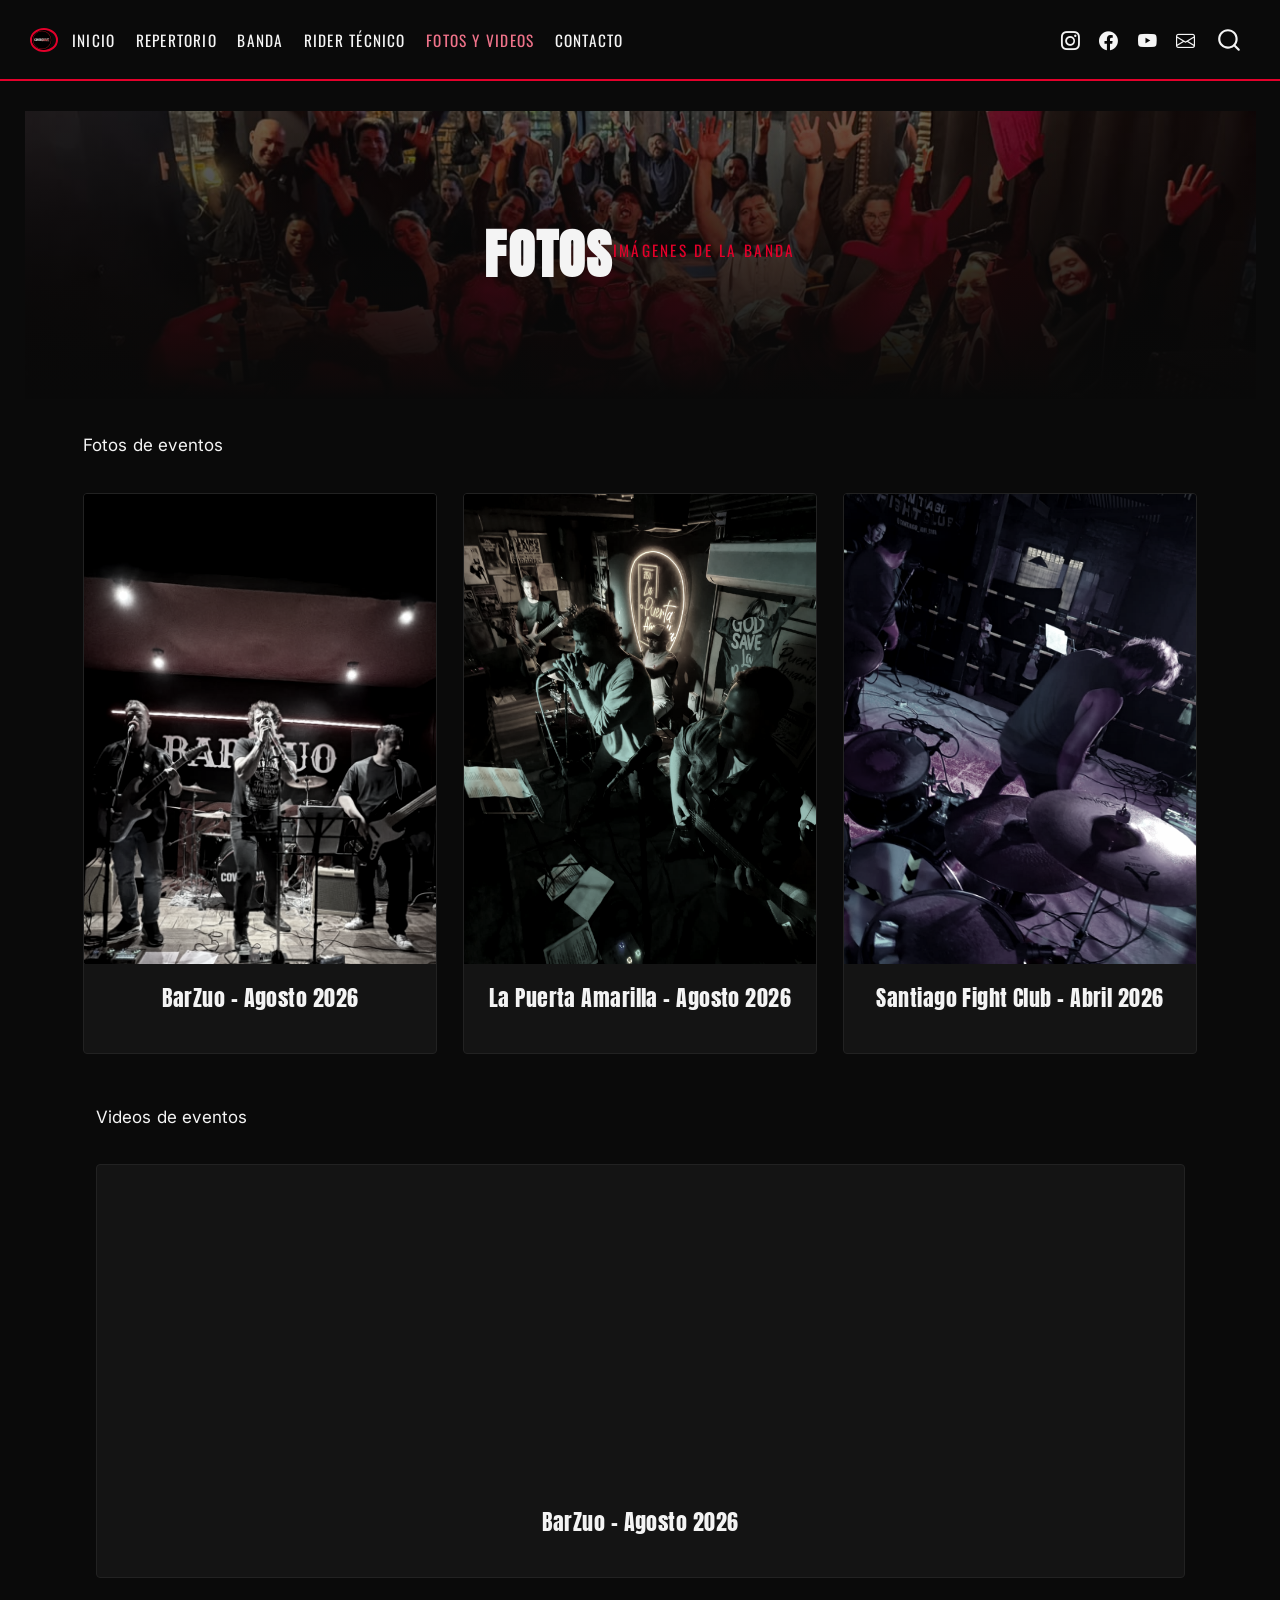
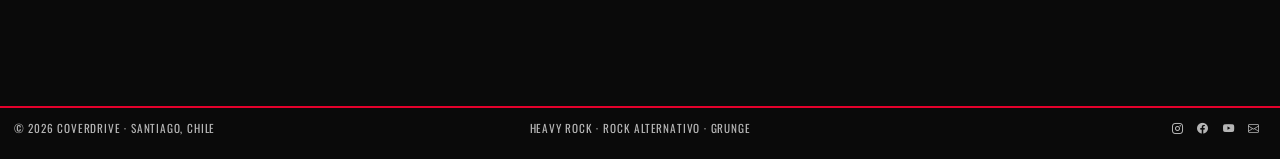
<file: docs/Fotos.html>
<!DOCTYPE html>
<html xmlns="http://www.w3.org/1999/xhtml" lang="es" xml:lang="es"><head>

<meta charset="utf-8">
<meta name="generator" content="quarto-1.9.38">

<meta name="viewport" content="width=device-width, initial-scale=1.0, user-scalable=yes">


<title>Fotos y Videos – COVERDRIVE</title>
<style>
/* Default styles provided by pandoc.
** See https://pandoc.org/MANUAL.html#variables-for-html for config info.
*/
code{white-space: pre-wrap;}
span.smallcaps{font-variant: small-caps;}
div.columns{display: flex; gap: min(4vw, 1.5em);}
div.column{flex: auto; overflow-x: auto;}
div.hanging-indent{margin-left: 1.5em; text-indent: -1.5em;}
ul.task-list{list-style: none;}
ul.task-list li input[type="checkbox"] {
  width: 0.8em;
  margin: 0 0.8em 0.2em -1em; /* quarto-specific, see https://github.com/quarto-dev/quarto-cli/issues/4556 */ 
  vertical-align: middle;
}
</style>


<script src="site_libs/quarto-nav/quarto-nav.js"></script>
<script src="site_libs/clipboard/clipboard.min.js"></script>
<script src="site_libs/quarto-search/autocomplete.umd.js"></script>
<script src="site_libs/quarto-search/fuse.min.js"></script>
<script src="site_libs/quarto-search/quarto-search.js"></script>
<meta name="quarto:offset" content="./">
<link href="./Images/Logo.jpeg" rel="icon" type="image/jpeg">
<script src="site_libs/quarto-html/quarto.js" type="module"></script>
<script src="site_libs/quarto-html/tabsets/tabsets.js" type="module"></script>
<script src="site_libs/quarto-html/popper.min.js"></script>
<script src="site_libs/quarto-html/tippy.umd.min.js"></script>
<script src="site_libs/quarto-html/anchor.min.js"></script>
<link href="site_libs/quarto-html/tippy.css" rel="stylesheet">
<link href="site_libs/quarto-html/quarto-syntax-highlighting-dark-0a6b7249c26820e032cb0bd839ff02b1.css" rel="stylesheet" id="quarto-text-highlighting-styles">
<script src="site_libs/bootstrap/bootstrap.min.js"></script>
<link href="site_libs/bootstrap/bootstrap-icons.css" rel="stylesheet">
<link href="site_libs/bootstrap/bootstrap-abf8a0bd622ee74f22547159d51789f3.min.css" rel="stylesheet" append-hash="true" id="quarto-bootstrap" data-mode="dark">
<script id="quarto-search-options" type="application/json">{
  "location": "navbar",
  "copy-button": false,
  "collapse-after": 3,
  "panel-placement": "end",
  "type": "overlay",
  "limit": 50,
  "keyboard-shortcut": [
    "f",
    "/",
    "s"
  ],
  "show-item-context": false,
  "language": {
    "search-no-results-text": "No se han encontrado resultados",
    "search-matching-documents-text": "documentos encontrados",
    "search-copy-link-title": "Copiar el enlace en la búsqueda",
    "search-hide-matches-text": "Ocultar resultados adicionales",
    "search-more-match-text": "resultado adicional en este documento",
    "search-more-matches-text": "resultados adicionales en este documento",
    "search-clear-button-title": "Borrar",
    "search-text-placeholder": "",
    "search-detached-cancel-button-title": "Cancelar",
    "search-submit-button-title": "Enviar",
    "search-label": "Buscar"
  }
}</script>
<style>html{ scroll-behavior: smooth; }</style>
<link rel="preconnect" href="https://fonts.googleapis.com">
<link rel="preconnect" href="https://fonts.gstatic.com" crossorigin="">
<link href="https://fonts.googleapis.com/css2?family=Anton&amp;family=Oswald:wght@300;400;500;600;700&amp;family=Inter:wght@400;500;600&amp;display=swap" rel="stylesheet">


<meta property="og:title" content="Fotos y Videos – COVERDRIVE">
<meta property="og:image" content="Images/Barzuo.jpeg">
<meta property="og:site_name" content="COVERDRIVE">
<meta property="og:image:alt" content="BarZuo - Agosto 2026">
<meta name="twitter:title" content="Fotos y Videos – COVERDRIVE">
<meta name="twitter:image" content="Images/Barzuo.jpeg">
<meta name="twitter:image:alt" content="BarZuo - Agosto 2026">
<meta name="twitter:card" content="summary_large_image">
</head>

<body class="nav-fixed quarto-light">

<div id="quarto-search-results"></div>
  <header id="quarto-header" class="headroom fixed-top">
    <nav class="navbar navbar-expand-lg " data-bs-theme="dark">
      <div class="navbar-container container-fluid">
      <div class="navbar-brand-container mx-auto">
    <a href="./index.html" class="navbar-brand navbar-brand-logo">
    <img src="./Images/Logo.jpeg" alt="" class="navbar-logo light-content">
    <img src="./Images/Logo.jpeg" alt="" class="navbar-logo dark-content">
    </a>
  </div>
            <div id="quarto-search" class="" title="Buscar"></div>
          <button class="navbar-toggler" type="button" data-bs-toggle="collapse" data-bs-target="#navbarCollapse" aria-controls="navbarCollapse" role="menu" aria-expanded="false" aria-label="Navegación de palanca" onclick="if (window.quartoToggleHeadroom) { window.quartoToggleHeadroom(); }">
  <span class="navbar-toggler-icon"></span>
</button>
          <div class="collapse navbar-collapse" id="navbarCollapse">
            <ul class="navbar-nav navbar-nav-scroll me-auto">
  <li class="nav-item">
    <a class="nav-link" href="./index.html"> 
<span class="menu-text">Inicio</span></a>
  </li>  
  <li class="nav-item">
    <a class="nav-link" href="./repertorio.html"> 
<span class="menu-text">Repertorio</span></a>
  </li>  
  <li class="nav-item">
    <a class="nav-link" href="./banda.html"> 
<span class="menu-text">Banda</span></a>
  </li>  
  <li class="nav-item">
    <a class="nav-link" href="./rider.html"> 
<span class="menu-text">Rider Técnico</span></a>
  </li>  
  <li class="nav-item">
    <a class="nav-link active" href="./Fotos.html" aria-current="page"> 
<span class="menu-text">Fotos y Videos</span></a>
  </li>  
  <li class="nav-item">
    <a class="nav-link" href="./contacto.html"> 
<span class="menu-text">Contacto</span></a>
  </li>  
</ul>
            <ul class="navbar-nav navbar-nav-scroll ms-auto">
  <li class="nav-item compact">
    <a class="nav-link" href="https://www.instagram.com/coverdrive.rock/" target="_blank"> <i class="bi bi-instagram" role="img" aria-label="Instagram">
</i> 
<span class="menu-text"></span></a>
  </li>  
  <li class="nav-item compact">
    <a class="nav-link" href="https://www.facebook.com/people/Coverdrive/61593947563282/" target="_blank"> <i class="bi bi-facebook" role="img" aria-label="Facebook">
</i> 
<span class="menu-text"></span></a>
  </li>  
  <li class="nav-item compact">
    <a class="nav-link" href="https://www.youtube.com/@coverdrivebanda" target="_blank"> <i class="bi bi-youtube" role="img" aria-label="Youtube">
</i> 
<span class="menu-text"></span></a>
  </li>  
  <li class="nav-item compact">
    <a class="nav-link" href="mailto:rock.coverdrive@gmail.com"> <i class="bi bi-envelope" role="img" aria-label="Correo">
</i> 
<span class="menu-text"></span></a>
  </li>  
</ul>
          </div> <!-- /navcollapse -->
            <div class="quarto-navbar-tools">
</div>
      </div> <!-- /container-fluid -->
    </nav>
</header>
<!-- content -->
<div id="quarto-content" class="quarto-container page-columns page-rows-contents page-layout-full page-navbar">
<!-- sidebar -->
<!-- margin-sidebar -->
    
<!-- main -->
<main class="content column-page" id="quarto-document-content">

<header id="title-block-header" class="quarto-title-block default">
<div class="quarto-title">
<h1 class="title">Fotos y Videos</h1>
</div>



<div class="quarto-title-meta column-page">

    
  
    
  </div>
  


</header>


<section id="fotos" class="level1 page-banner">
<h1>Fotos</h1>
<div class="page-banner-sub">
<p>Imágenes de la Banda</p>
</div>
</section>
<div class="container">
<p>Fotos de eventos</p>
<div class="band-grid">
<div class="band-card">
<p><img src="Images/Barzuo.jpeg" alt="BarZuo - Agosto 2026"> <span class="name">BarZuo - Agosto 2026</span></p>
</div>
<div class="band-card">
<p><img src="Images/LPA8.jpeg" alt="LPA - Agosto 2026"> <span class="name">La Puerta Amarilla - Agosto 2026</span></p>
</div>
<div class="band-card">
<p><img src="Images/SFC1.jpeg" alt="SFC - Abril 2026"> <span class="name">Santiago Fight Club - Abril 2026</span></p>
</div>
</div>
<div class="container">
<p>Videos de eventos</p>
<div class="band-grid">
<div class="band-card">
<iframe width="560" height="315" src="https://www.youtube-nocookie.com/embed/zoTIPFaJL2M" title="BarZuo - Agosto 2026" frameborder="0" allow="accelerometer; autoplay; clipboard-write; encrypted-media; gyroscope; picture-in-picture; web-share" referrerpolicy="strict-origin-when-cross-origin" allowfullscreen="">
</iframe>
<p><span class="name">BarZuo - Agosto 2026</span></p>
</div>
</div>
</div>


</div>

</main> <!-- /main -->
<script id="quarto-html-after-body" type="application/javascript">
  window.document.addEventListener("DOMContentLoaded", function (event) {
    const icon = "";
    const anchorJS = new window.AnchorJS();
    anchorJS.options = {
      placement: 'right',
      icon: icon
    };
    anchorJS.add('.anchored');
    const isCodeAnnotation = (el) => {
      for (const clz of el.classList) {
        if (clz.startsWith('code-annotation-')) {                     
          return true;
        }
      }
      return false;
    }
    const onCopySuccess = function(e) {
      // button target
      const button = e.trigger;
      // don't keep focus
      button.blur();
      // flash "checked"
      button.classList.add('code-copy-button-checked');
      var currentTitle = button.getAttribute("title");
      button.setAttribute("title", "Copiado");
      let tooltip;
      if (window.bootstrap) {
        button.setAttribute("data-bs-toggle", "tooltip");
        button.setAttribute("data-bs-placement", "left");
        button.setAttribute("data-bs-title", "Copiado");
        tooltip = new bootstrap.Tooltip(button, 
          { trigger: "manual", 
            customClass: "code-copy-button-tooltip",
            offset: [0, -8]});
        tooltip.show();    
      }
      setTimeout(function() {
        if (tooltip) {
          tooltip.hide();
          button.removeAttribute("data-bs-title");
          button.removeAttribute("data-bs-toggle");
          button.removeAttribute("data-bs-placement");
        }
        button.setAttribute("title", currentTitle);
        button.classList.remove('code-copy-button-checked');
      }, 1000);
      // clear code selection
      e.clearSelection();
    }
    const getTextToCopy = function(trigger) {
      const outerScaffold = trigger.parentElement.cloneNode(true);
      const codeEl = outerScaffold.querySelector('code');
      for (const childEl of codeEl.children) {
        if (isCodeAnnotation(childEl)) {
          childEl.remove();
        }
      }
      return codeEl.innerText;
    }
    const clipboard = new window.ClipboardJS('.code-copy-button:not([data-in-quarto-modal])', {
      text: getTextToCopy
    });
    clipboard.on('success', onCopySuccess);
    if (window.document.getElementById('quarto-embedded-source-code-modal')) {
      const clipboardModal = new window.ClipboardJS('.code-copy-button[data-in-quarto-modal]', {
        text: getTextToCopy,
        container: window.document.getElementById('quarto-embedded-source-code-modal')
      });
      clipboardModal.on('success', onCopySuccess);
    }
      var localhostRegex = new RegExp(/^(?:http|https):\/\/localhost\:?[0-9]*\//);
      var mailtoRegex = new RegExp(/^mailto:/);
        var filterRegex = new RegExp('/' + window.location.host + '/');
      var isInternal = (href) => {
          return filterRegex.test(href) || localhostRegex.test(href) || mailtoRegex.test(href);
      }
      // Inspect non-navigation links and adorn them if external
     var links = window.document.querySelectorAll('a[href]:not(.nav-link):not(.navbar-brand):not(.toc-action):not(.sidebar-link):not(.sidebar-item-toggle):not(.pagination-link):not(.no-external):not([aria-hidden]):not(.dropdown-item):not(.quarto-navigation-tool):not(.about-link)');
      for (var i=0; i<links.length; i++) {
        const link = links[i];
        if (!isInternal(link.href)) {
          // undo the damage that might have been done by quarto-nav.js in the case of
          // links that we want to consider external
          if (link.dataset.originalHref !== undefined) {
            link.href = link.dataset.originalHref;
          }
        }
      }
    function tippyHover(el, contentFn, onTriggerFn, onUntriggerFn) {
      const config = {
        allowHTML: true,
        maxWidth: 500,
        delay: 100,
        arrow: false,
        appendTo: function(el) {
            return el.parentElement;
        },
        interactive: true,
        interactiveBorder: 10,
        theme: 'quarto',
        placement: 'bottom-start',
      };
      if (contentFn) {
        config.content = contentFn;
      }
      if (onTriggerFn) {
        config.onTrigger = onTriggerFn;
      }
      if (onUntriggerFn) {
        config.onUntrigger = onUntriggerFn;
      }
      window.tippy(el, config); 
    }
    const noterefs = window.document.querySelectorAll('a[role="doc-noteref"]');
    for (var i=0; i<noterefs.length; i++) {
      const ref = noterefs[i];
      tippyHover(ref, function() {
        // use id or data attribute instead here
        let href = ref.getAttribute('data-footnote-href') || ref.getAttribute('href');
        try { href = new URL(href).hash; } catch {}
        const id = href.replace(/^#\/?/, "");
        const note = window.document.getElementById(id);
        if (note) {
          return note.innerHTML;
        } else {
          return "";
        }
      });
    }
    const xrefs = window.document.querySelectorAll('a.quarto-xref');
    const processXRef = (id, note) => {
      // Strip column container classes
      const stripColumnClz = (el) => {
        el.classList.remove("page-full", "page-columns");
        if (el.children) {
          for (const child of el.children) {
            stripColumnClz(child);
          }
        }
      }
      stripColumnClz(note)
      if (id === null || id.startsWith('sec-')) {
        // Special case sections, only their first couple elements
        const container = document.createElement("div");
        if (note.children && note.children.length > 2) {
          container.appendChild(note.children[0].cloneNode(true));
          for (let i = 1; i < note.children.length; i++) {
            const child = note.children[i];
            if (child.tagName === "P" && child.innerText === "") {
              continue;
            } else {
              container.appendChild(child.cloneNode(true));
              break;
            }
          }
          if (window.Quarto?.typesetMath) {
            window.Quarto.typesetMath(container);
          }
          return container.innerHTML
        } else {
          if (window.Quarto?.typesetMath) {
            window.Quarto.typesetMath(note);
          }
          return note.innerHTML;
        }
      } else {
        // Remove any anchor links if they are present
        const anchorLink = note.querySelector('a.anchorjs-link');
        if (anchorLink) {
          anchorLink.remove();
        }
        if (window.Quarto?.typesetMath) {
          window.Quarto.typesetMath(note);
        }
        if (note.classList.contains("callout")) {
          return note.outerHTML;
        } else {
          return note.innerHTML;
        }
      }
    }
    for (var i=0; i<xrefs.length; i++) {
      const xref = xrefs[i];
      tippyHover(xref, undefined, function(instance) {
        instance.disable();
        let url = xref.getAttribute('href');
        let hash = undefined; 
        if (url.startsWith('#')) {
          hash = url;
        } else {
          try { hash = new URL(url).hash; } catch {}
        }
        if (hash) {
          const id = hash.replace(/^#\/?/, "");
          const note = window.document.getElementById(id);
          if (note !== null) {
            try {
              const html = processXRef(id, note.cloneNode(true));
              instance.setContent(html);
            } finally {
              instance.enable();
              instance.show();
            }
          } else {
            // See if we can fetch this
            fetch(url.split('#')[0])
            .then(res => res.text())
            .then(html => {
              const parser = new DOMParser();
              const htmlDoc = parser.parseFromString(html, "text/html");
              const note = htmlDoc.getElementById(id);
              if (note !== null) {
                const html = processXRef(id, note);
                instance.setContent(html);
              } 
            }).finally(() => {
              instance.enable();
              instance.show();
            });
          }
        } else {
          // See if we can fetch a full url (with no hash to target)
          // This is a special case and we should probably do some content thinning / targeting
          fetch(url)
          .then(res => res.text())
          .then(html => {
            const parser = new DOMParser();
            const htmlDoc = parser.parseFromString(html, "text/html");
            const note = htmlDoc.querySelector('main.content');
            if (note !== null) {
              // This should only happen for chapter cross references
              // (since there is no id in the URL)
              // remove the first header
              if (note.children.length > 0 && note.children[0].tagName === "HEADER") {
                note.children[0].remove();
              }
              const html = processXRef(null, note);
              instance.setContent(html);
            } 
          }).finally(() => {
            instance.enable();
            instance.show();
          });
        }
      }, function(instance) {
      });
    }
        let selectedAnnoteEl;
        const selectorForAnnotation = ( cell, annotation) => {
          let cellAttr = 'data-code-cell="' + cell + '"';
          let lineAttr = 'data-code-annotation="' +  annotation + '"';
          const selector = 'span[' + cellAttr + '][' + lineAttr + ']';
          return selector;
        }
        const selectCodeLines = (annoteEl) => {
          const doc = window.document;
          const targetCell = annoteEl.getAttribute("data-target-cell");
          const targetAnnotation = annoteEl.getAttribute("data-target-annotation");
          const annoteSpan = window.document.querySelector(selectorForAnnotation(targetCell, targetAnnotation));
          const lines = annoteSpan.getAttribute("data-code-lines").split(",");
          const lineIds = lines.map((line) => {
            return targetCell + "-" + line;
          })
          let top = null;
          let height = null;
          let parent = null;
          if (lineIds.length > 0) {
              //compute the position of the single el (top and bottom and make a div)
              const el = window.document.getElementById(lineIds[0]);
              top = el.offsetTop;
              height = el.offsetHeight;
              parent = el.parentElement.parentElement;
            if (lineIds.length > 1) {
              const lastEl = window.document.getElementById(lineIds[lineIds.length - 1]);
              const bottom = lastEl.offsetTop + lastEl.offsetHeight;
              height = bottom - top;
            }
            if (top !== null && height !== null && parent !== null) {
              // cook up a div (if necessary) and position it 
              let div = window.document.getElementById("code-annotation-line-highlight");
              if (div === null) {
                div = window.document.createElement("div");
                div.setAttribute("id", "code-annotation-line-highlight");
                div.style.position = 'absolute';
                parent.appendChild(div);
              }
              div.style.top = top - 2 + "px";
              div.style.height = height + 4 + "px";
              div.style.left = 0;
              let gutterDiv = window.document.getElementById("code-annotation-line-highlight-gutter");
              if (gutterDiv === null) {
                gutterDiv = window.document.createElement("div");
                gutterDiv.setAttribute("id", "code-annotation-line-highlight-gutter");
                gutterDiv.style.position = 'absolute';
                const codeCell = window.document.getElementById(targetCell);
                const gutter = codeCell.querySelector('.code-annotation-gutter');
                gutter.appendChild(gutterDiv);
              }
              gutterDiv.style.top = top - 2 + "px";
              gutterDiv.style.height = height + 4 + "px";
            }
            selectedAnnoteEl = annoteEl;
          }
        };
        const unselectCodeLines = () => {
          const elementsIds = ["code-annotation-line-highlight", "code-annotation-line-highlight-gutter"];
          elementsIds.forEach((elId) => {
            const div = window.document.getElementById(elId);
            if (div) {
              div.remove();
            }
          });
          selectedAnnoteEl = undefined;
        };
          // Handle positioning of the toggle
      window.addEventListener(
        "resize",
        throttle(() => {
          elRect = undefined;
          if (selectedAnnoteEl) {
            selectCodeLines(selectedAnnoteEl);
          }
        }, 10)
      );
      function throttle(fn, ms) {
      let throttle = false;
      let timer;
        return (...args) => {
          if(!throttle) { // first call gets through
              fn.apply(this, args);
              throttle = true;
          } else { // all the others get throttled
              if(timer) clearTimeout(timer); // cancel #2
              timer = setTimeout(() => {
                fn.apply(this, args);
                timer = throttle = false;
              }, ms);
          }
        };
      }
        // Attach click handler to the DT
        const annoteDls = window.document.querySelectorAll('dt[data-target-cell]');
        for (const annoteDlNode of annoteDls) {
          annoteDlNode.addEventListener('click', (event) => {
            const clickedEl = event.target;
            if (clickedEl !== selectedAnnoteEl) {
              unselectCodeLines();
              const activeEl = window.document.querySelector('dt[data-target-cell].code-annotation-active');
              if (activeEl) {
                activeEl.classList.remove('code-annotation-active');
              }
              selectCodeLines(clickedEl);
              clickedEl.classList.add('code-annotation-active');
            } else {
              // Unselect the line
              unselectCodeLines();
              clickedEl.classList.remove('code-annotation-active');
            }
          });
        }
    const findCites = (el) => {
      const parentEl = el.parentElement;
      if (parentEl) {
        const cites = parentEl.dataset.cites;
        if (cites) {
          return {
            el,
            cites: cites.split(' ')
          };
        } else {
          return findCites(el.parentElement)
        }
      } else {
        return undefined;
      }
    };
    var bibliorefs = window.document.querySelectorAll('a[role="doc-biblioref"]');
    for (var i=0; i<bibliorefs.length; i++) {
      const ref = bibliorefs[i];
      const citeInfo = findCites(ref);
      if (citeInfo) {
        tippyHover(citeInfo.el, function() {
          var popup = window.document.createElement('div');
          citeInfo.cites.forEach(function(cite) {
            var citeDiv = window.document.createElement('div');
            citeDiv.classList.add('hanging-indent');
            citeDiv.classList.add('csl-entry');
            var biblioDiv = window.document.getElementById('ref-' + cite);
            if (biblioDiv) {
              citeDiv.innerHTML = biblioDiv.innerHTML;
            }
            popup.appendChild(citeDiv);
          });
          return popup.innerHTML;
        });
      }
    }
  });
  </script>
</div> <!-- /content -->
<footer class="footer">
  <div class="nav-footer">
    <div class="nav-footer-left">
<p>© 2026 Coverdrive · Santiago, Chile</p>
</div>   
    <div class="nav-footer-center">
      <ul class="footer-items list-unstyled">
    <li class="nav-item">
 Heavy Rock · Rock Alternativo · Grunge
  </li>  
</ul>
    </div>
    <div class="nav-footer-right">
      <ul class="footer-items list-unstyled">
    <li class="nav-item compact">
    <a class="nav-link" href="https://www.instagram.com/coverdrive.rock/">
      <i class="bi bi-instagram" role="img" aria-label="Instagram">
</i> 
    </a>
  </li>  
    <li class="nav-item compact">
    <a class="nav-link" href="https://www.facebook.com/people/Coverdrive/61593947563282/">
      <i class="bi bi-facebook" role="img" aria-label="Facebook">
</i> 
    </a>
  </li>  
    <li class="nav-item compact">
    <a class="nav-link" href="https://www.youtube.com/@coverdrivebanda">
      <i class="bi bi-youtube" role="img" aria-label="Youtube">
</i> 
    </a>
  </li>  
    <li class="nav-item compact">
    <a class="nav-link" href="mailto:rock.coverdrive@gmail.com">
      <i class="bi bi-envelope" role="img" aria-label="Correo">
</i> 
    </a>
  </li>  
</ul>
    </div>
  </div>
</footer>




<script src="site_libs/quarto-html/zenscroll-min.js"></script>
</body></html>
</file>
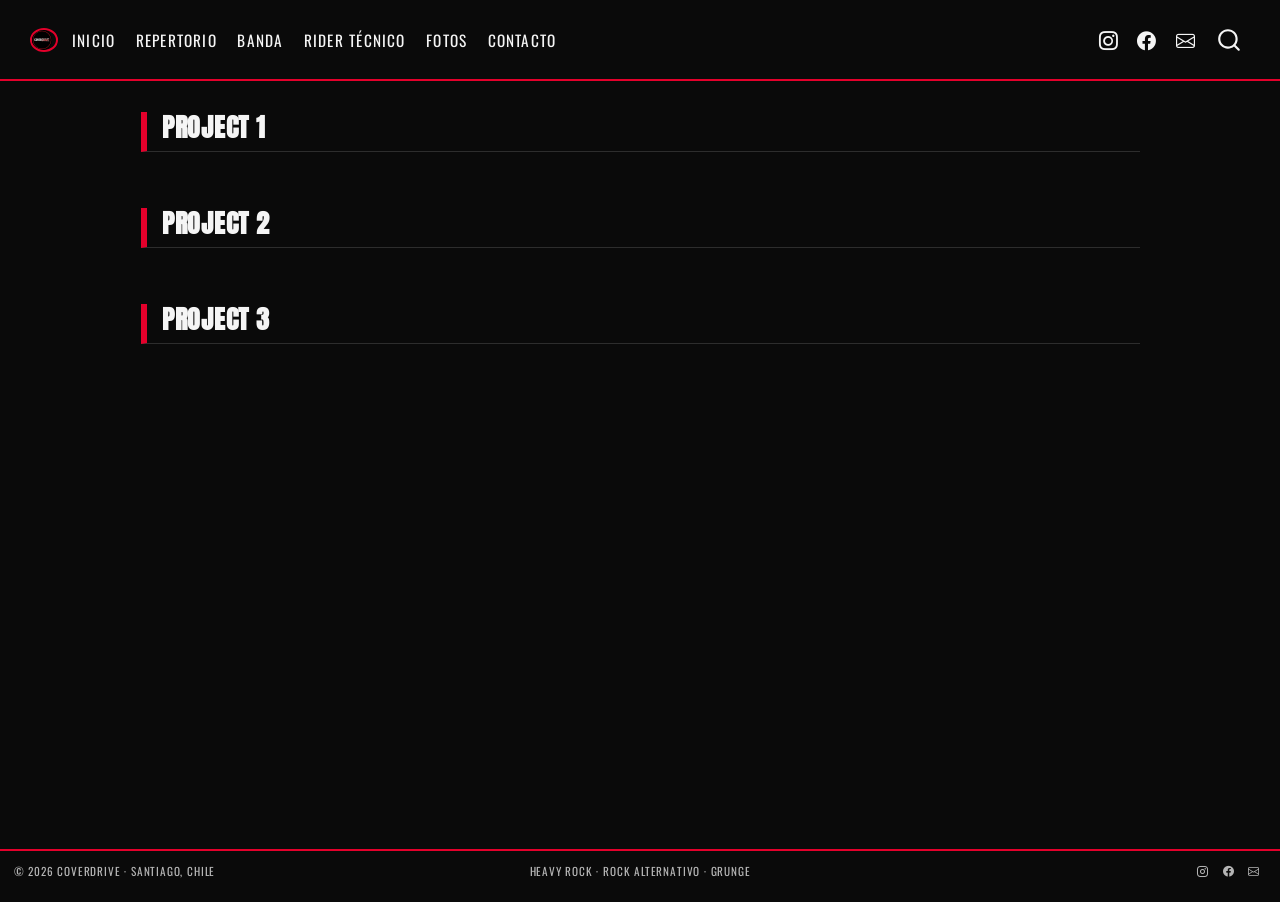
<file: docs/projects.html>
<!DOCTYPE html>
<html xmlns="http://www.w3.org/1999/xhtml" lang="es" xml:lang="es"><head>

<meta charset="utf-8">
<meta name="generator" content="quarto-1.9.38">

<meta name="viewport" content="width=device-width, initial-scale=1.0, user-scalable=yes">


<title>Projects – COVERDRIVE</title>
<style>
/* Default styles provided by pandoc.
** See https://pandoc.org/MANUAL.html#variables-for-html for config info.
*/
code{white-space: pre-wrap;}
span.smallcaps{font-variant: small-caps;}
div.columns{display: flex; gap: min(4vw, 1.5em);}
div.column{flex: auto; overflow-x: auto;}
div.hanging-indent{margin-left: 1.5em; text-indent: -1.5em;}
ul.task-list{list-style: none;}
ul.task-list li input[type="checkbox"] {
  width: 0.8em;
  margin: 0 0.8em 0.2em -1em; /* quarto-specific, see https://github.com/quarto-dev/quarto-cli/issues/4556 */ 
  vertical-align: middle;
}
</style>


<script src="site_libs/quarto-nav/quarto-nav.js"></script>
<script src="site_libs/clipboard/clipboard.min.js"></script>
<script src="site_libs/quarto-search/autocomplete.umd.js"></script>
<script src="site_libs/quarto-search/fuse.min.js"></script>
<script src="site_libs/quarto-search/quarto-search.js"></script>
<meta name="quarto:offset" content="./">
<link href="./Images/Logo.jpeg" rel="icon" type="image/jpeg">
<script src="site_libs/quarto-html/quarto.js" type="module"></script>
<script src="site_libs/quarto-html/tabsets/tabsets.js" type="module"></script>
<script src="site_libs/quarto-html/popper.min.js"></script>
<script src="site_libs/quarto-html/tippy.umd.min.js"></script>
<script src="site_libs/quarto-html/anchor.min.js"></script>
<link href="site_libs/quarto-html/tippy.css" rel="stylesheet">
<link href="site_libs/quarto-html/quarto-syntax-highlighting-dark-0a6b7249c26820e032cb0bd839ff02b1.css" rel="stylesheet" id="quarto-text-highlighting-styles">
<script src="site_libs/bootstrap/bootstrap.min.js"></script>
<link href="site_libs/bootstrap/bootstrap-icons.css" rel="stylesheet">
<link href="site_libs/bootstrap/bootstrap-abf8a0bd622ee74f22547159d51789f3.min.css" rel="stylesheet" append-hash="true" id="quarto-bootstrap" data-mode="dark">
<script id="quarto-search-options" type="application/json">{
  "location": "navbar",
  "copy-button": false,
  "collapse-after": 3,
  "panel-placement": "end",
  "type": "overlay",
  "limit": 50,
  "keyboard-shortcut": [
    "f",
    "/",
    "s"
  ],
  "show-item-context": false,
  "language": {
    "search-no-results-text": "No se han encontrado resultados",
    "search-matching-documents-text": "documentos encontrados",
    "search-copy-link-title": "Copiar el enlace en la búsqueda",
    "search-hide-matches-text": "Ocultar resultados adicionales",
    "search-more-match-text": "resultado adicional en este documento",
    "search-more-matches-text": "resultados adicionales en este documento",
    "search-clear-button-title": "Borrar",
    "search-text-placeholder": "",
    "search-detached-cancel-button-title": "Cancelar",
    "search-submit-button-title": "Enviar",
    "search-label": "Buscar"
  }
}</script>
<style>html{ scroll-behavior: smooth; }</style>
<link rel="preconnect" href="https://fonts.googleapis.com">
<link rel="preconnect" href="https://fonts.gstatic.com" crossorigin="">
<link href="https://fonts.googleapis.com/css2?family=Anton&amp;family=Oswald:wght@300;400;500;600;700&amp;family=Inter:wght@400;500;600&amp;display=swap" rel="stylesheet">


<meta property="og:title" content="Projects – COVERDRIVE">
<meta property="og:image" content="Images/Logo.jpeg">
<meta property="og:site_name" content="COVERDRIVE">
<meta name="twitter:title" content="Projects – COVERDRIVE">
<meta name="twitter:image" content="Images/Logo.jpeg">
<meta name="twitter:card" content="summary_large_image">
</head>

<body class="nav-fixed fullcontent quarto-light">

<div id="quarto-search-results"></div>
  <header id="quarto-header" class="headroom fixed-top">
    <nav class="navbar navbar-expand-lg " data-bs-theme="dark">
      <div class="navbar-container container-fluid">
      <div class="navbar-brand-container mx-auto">
    <a href="./index.html" class="navbar-brand navbar-brand-logo">
    <img src="./Images/Logo.jpeg" alt="" class="navbar-logo light-content">
    <img src="./Images/Logo.jpeg" alt="" class="navbar-logo dark-content">
    </a>
  </div>
            <div id="quarto-search" class="" title="Buscar"></div>
          <button class="navbar-toggler" type="button" data-bs-toggle="collapse" data-bs-target="#navbarCollapse" aria-controls="navbarCollapse" role="menu" aria-expanded="false" aria-label="Navegación de palanca" onclick="if (window.quartoToggleHeadroom) { window.quartoToggleHeadroom(); }">
  <span class="navbar-toggler-icon"></span>
</button>
          <div class="collapse navbar-collapse" id="navbarCollapse">
            <ul class="navbar-nav navbar-nav-scroll me-auto">
  <li class="nav-item">
    <a class="nav-link" href="./index.html"> 
<span class="menu-text">Inicio</span></a>
  </li>  
  <li class="nav-item">
    <a class="nav-link" href="./repertorio.html"> 
<span class="menu-text">Repertorio</span></a>
  </li>  
  <li class="nav-item">
    <a class="nav-link" href="./banda.html"> 
<span class="menu-text">Banda</span></a>
  </li>  
  <li class="nav-item">
    <a class="nav-link" href="./rider.html"> 
<span class="menu-text">Rider Técnico</span></a>
  </li>  
  <li class="nav-item">
    <a class="nav-link" href="./Fotos.html"> 
<span class="menu-text">Fotos</span></a>
  </li>  
  <li class="nav-item">
    <a class="nav-link" href="./contacto.html"> 
<span class="menu-text">Contacto</span></a>
  </li>  
</ul>
            <ul class="navbar-nav navbar-nav-scroll ms-auto">
  <li class="nav-item compact">
    <a class="nav-link" href="https://www.instagram.com/coverdrive.rock/" target="_blank"> <i class="bi bi-instagram" role="img" aria-label="Instagram">
</i> 
<span class="menu-text"></span></a>
  </li>  
  <li class="nav-item compact">
    <a class="nav-link" href="https://www.facebook.com/people/Coverdrive/61593947563282/" target="_blank"> <i class="bi bi-facebook" role="img" aria-label="Facebook">
</i> 
<span class="menu-text"></span></a>
  </li>  
  <li class="nav-item compact">
    <a class="nav-link" href="mailto:rock.coverdrive@gmail.com"> <i class="bi bi-envelope" role="img" aria-label="Correo">
</i> 
<span class="menu-text"></span></a>
  </li>  
</ul>
          </div> <!-- /navcollapse -->
            <div class="quarto-navbar-tools">
</div>
      </div> <!-- /container-fluid -->
    </nav>
</header>
<!-- content -->
<div id="quarto-content" class="quarto-container page-columns page-rows-contents page-layout-article page-navbar">
<!-- sidebar -->
<!-- margin-sidebar -->
    
<!-- main -->
<main class="content" id="quarto-document-content">

<header id="title-block-header" class="quarto-title-block default">
<div class="quarto-title">
<h1 class="title">Projects</h1>
</div>



<div class="quarto-title-meta">

    
  
    
  </div>
  


</header>


<section id="project-1" class="level2">
<h2 class="anchored" data-anchor-id="project-1">Project 1</h2>
</section>
<section id="project-2" class="level2">
<h2 class="anchored" data-anchor-id="project-2">Project 2</h2>
</section>
<section id="project-3" class="level2">
<h2 class="anchored" data-anchor-id="project-3">Project 3</h2>


</section>

</main> <!-- /main -->
<script id="quarto-html-after-body" type="application/javascript">
  window.document.addEventListener("DOMContentLoaded", function (event) {
    const icon = "";
    const anchorJS = new window.AnchorJS();
    anchorJS.options = {
      placement: 'right',
      icon: icon
    };
    anchorJS.add('.anchored');
    const isCodeAnnotation = (el) => {
      for (const clz of el.classList) {
        if (clz.startsWith('code-annotation-')) {                     
          return true;
        }
      }
      return false;
    }
    const onCopySuccess = function(e) {
      // button target
      const button = e.trigger;
      // don't keep focus
      button.blur();
      // flash "checked"
      button.classList.add('code-copy-button-checked');
      var currentTitle = button.getAttribute("title");
      button.setAttribute("title", "Copiado");
      let tooltip;
      if (window.bootstrap) {
        button.setAttribute("data-bs-toggle", "tooltip");
        button.setAttribute("data-bs-placement", "left");
        button.setAttribute("data-bs-title", "Copiado");
        tooltip = new bootstrap.Tooltip(button, 
          { trigger: "manual", 
            customClass: "code-copy-button-tooltip",
            offset: [0, -8]});
        tooltip.show();    
      }
      setTimeout(function() {
        if (tooltip) {
          tooltip.hide();
          button.removeAttribute("data-bs-title");
          button.removeAttribute("data-bs-toggle");
          button.removeAttribute("data-bs-placement");
        }
        button.setAttribute("title", currentTitle);
        button.classList.remove('code-copy-button-checked');
      }, 1000);
      // clear code selection
      e.clearSelection();
    }
    const getTextToCopy = function(trigger) {
      const outerScaffold = trigger.parentElement.cloneNode(true);
      const codeEl = outerScaffold.querySelector('code');
      for (const childEl of codeEl.children) {
        if (isCodeAnnotation(childEl)) {
          childEl.remove();
        }
      }
      return codeEl.innerText;
    }
    const clipboard = new window.ClipboardJS('.code-copy-button:not([data-in-quarto-modal])', {
      text: getTextToCopy
    });
    clipboard.on('success', onCopySuccess);
    if (window.document.getElementById('quarto-embedded-source-code-modal')) {
      const clipboardModal = new window.ClipboardJS('.code-copy-button[data-in-quarto-modal]', {
        text: getTextToCopy,
        container: window.document.getElementById('quarto-embedded-source-code-modal')
      });
      clipboardModal.on('success', onCopySuccess);
    }
      var localhostRegex = new RegExp(/^(?:http|https):\/\/localhost\:?[0-9]*\//);
      var mailtoRegex = new RegExp(/^mailto:/);
        var filterRegex = new RegExp('/' + window.location.host + '/');
      var isInternal = (href) => {
          return filterRegex.test(href) || localhostRegex.test(href) || mailtoRegex.test(href);
      }
      // Inspect non-navigation links and adorn them if external
     var links = window.document.querySelectorAll('a[href]:not(.nav-link):not(.navbar-brand):not(.toc-action):not(.sidebar-link):not(.sidebar-item-toggle):not(.pagination-link):not(.no-external):not([aria-hidden]):not(.dropdown-item):not(.quarto-navigation-tool):not(.about-link)');
      for (var i=0; i<links.length; i++) {
        const link = links[i];
        if (!isInternal(link.href)) {
          // undo the damage that might have been done by quarto-nav.js in the case of
          // links that we want to consider external
          if (link.dataset.originalHref !== undefined) {
            link.href = link.dataset.originalHref;
          }
        }
      }
    function tippyHover(el, contentFn, onTriggerFn, onUntriggerFn) {
      const config = {
        allowHTML: true,
        maxWidth: 500,
        delay: 100,
        arrow: false,
        appendTo: function(el) {
            return el.parentElement;
        },
        interactive: true,
        interactiveBorder: 10,
        theme: 'quarto',
        placement: 'bottom-start',
      };
      if (contentFn) {
        config.content = contentFn;
      }
      if (onTriggerFn) {
        config.onTrigger = onTriggerFn;
      }
      if (onUntriggerFn) {
        config.onUntrigger = onUntriggerFn;
      }
      window.tippy(el, config); 
    }
    const noterefs = window.document.querySelectorAll('a[role="doc-noteref"]');
    for (var i=0; i<noterefs.length; i++) {
      const ref = noterefs[i];
      tippyHover(ref, function() {
        // use id or data attribute instead here
        let href = ref.getAttribute('data-footnote-href') || ref.getAttribute('href');
        try { href = new URL(href).hash; } catch {}
        const id = href.replace(/^#\/?/, "");
        const note = window.document.getElementById(id);
        if (note) {
          return note.innerHTML;
        } else {
          return "";
        }
      });
    }
    const xrefs = window.document.querySelectorAll('a.quarto-xref');
    const processXRef = (id, note) => {
      // Strip column container classes
      const stripColumnClz = (el) => {
        el.classList.remove("page-full", "page-columns");
        if (el.children) {
          for (const child of el.children) {
            stripColumnClz(child);
          }
        }
      }
      stripColumnClz(note)
      if (id === null || id.startsWith('sec-')) {
        // Special case sections, only their first couple elements
        const container = document.createElement("div");
        if (note.children && note.children.length > 2) {
          container.appendChild(note.children[0].cloneNode(true));
          for (let i = 1; i < note.children.length; i++) {
            const child = note.children[i];
            if (child.tagName === "P" && child.innerText === "") {
              continue;
            } else {
              container.appendChild(child.cloneNode(true));
              break;
            }
          }
          if (window.Quarto?.typesetMath) {
            window.Quarto.typesetMath(container);
          }
          return container.innerHTML
        } else {
          if (window.Quarto?.typesetMath) {
            window.Quarto.typesetMath(note);
          }
          return note.innerHTML;
        }
      } else {
        // Remove any anchor links if they are present
        const anchorLink = note.querySelector('a.anchorjs-link');
        if (anchorLink) {
          anchorLink.remove();
        }
        if (window.Quarto?.typesetMath) {
          window.Quarto.typesetMath(note);
        }
        if (note.classList.contains("callout")) {
          return note.outerHTML;
        } else {
          return note.innerHTML;
        }
      }
    }
    for (var i=0; i<xrefs.length; i++) {
      const xref = xrefs[i];
      tippyHover(xref, undefined, function(instance) {
        instance.disable();
        let url = xref.getAttribute('href');
        let hash = undefined; 
        if (url.startsWith('#')) {
          hash = url;
        } else {
          try { hash = new URL(url).hash; } catch {}
        }
        if (hash) {
          const id = hash.replace(/^#\/?/, "");
          const note = window.document.getElementById(id);
          if (note !== null) {
            try {
              const html = processXRef(id, note.cloneNode(true));
              instance.setContent(html);
            } finally {
              instance.enable();
              instance.show();
            }
          } else {
            // See if we can fetch this
            fetch(url.split('#')[0])
            .then(res => res.text())
            .then(html => {
              const parser = new DOMParser();
              const htmlDoc = parser.parseFromString(html, "text/html");
              const note = htmlDoc.getElementById(id);
              if (note !== null) {
                const html = processXRef(id, note);
                instance.setContent(html);
              } 
            }).finally(() => {
              instance.enable();
              instance.show();
            });
          }
        } else {
          // See if we can fetch a full url (with no hash to target)
          // This is a special case and we should probably do some content thinning / targeting
          fetch(url)
          .then(res => res.text())
          .then(html => {
            const parser = new DOMParser();
            const htmlDoc = parser.parseFromString(html, "text/html");
            const note = htmlDoc.querySelector('main.content');
            if (note !== null) {
              // This should only happen for chapter cross references
              // (since there is no id in the URL)
              // remove the first header
              if (note.children.length > 0 && note.children[0].tagName === "HEADER") {
                note.children[0].remove();
              }
              const html = processXRef(null, note);
              instance.setContent(html);
            } 
          }).finally(() => {
            instance.enable();
            instance.show();
          });
        }
      }, function(instance) {
      });
    }
        let selectedAnnoteEl;
        const selectorForAnnotation = ( cell, annotation) => {
          let cellAttr = 'data-code-cell="' + cell + '"';
          let lineAttr = 'data-code-annotation="' +  annotation + '"';
          const selector = 'span[' + cellAttr + '][' + lineAttr + ']';
          return selector;
        }
        const selectCodeLines = (annoteEl) => {
          const doc = window.document;
          const targetCell = annoteEl.getAttribute("data-target-cell");
          const targetAnnotation = annoteEl.getAttribute("data-target-annotation");
          const annoteSpan = window.document.querySelector(selectorForAnnotation(targetCell, targetAnnotation));
          const lines = annoteSpan.getAttribute("data-code-lines").split(",");
          const lineIds = lines.map((line) => {
            return targetCell + "-" + line;
          })
          let top = null;
          let height = null;
          let parent = null;
          if (lineIds.length > 0) {
              //compute the position of the single el (top and bottom and make a div)
              const el = window.document.getElementById(lineIds[0]);
              top = el.offsetTop;
              height = el.offsetHeight;
              parent = el.parentElement.parentElement;
            if (lineIds.length > 1) {
              const lastEl = window.document.getElementById(lineIds[lineIds.length - 1]);
              const bottom = lastEl.offsetTop + lastEl.offsetHeight;
              height = bottom - top;
            }
            if (top !== null && height !== null && parent !== null) {
              // cook up a div (if necessary) and position it 
              let div = window.document.getElementById("code-annotation-line-highlight");
              if (div === null) {
                div = window.document.createElement("div");
                div.setAttribute("id", "code-annotation-line-highlight");
                div.style.position = 'absolute';
                parent.appendChild(div);
              }
              div.style.top = top - 2 + "px";
              div.style.height = height + 4 + "px";
              div.style.left = 0;
              let gutterDiv = window.document.getElementById("code-annotation-line-highlight-gutter");
              if (gutterDiv === null) {
                gutterDiv = window.document.createElement("div");
                gutterDiv.setAttribute("id", "code-annotation-line-highlight-gutter");
                gutterDiv.style.position = 'absolute';
                const codeCell = window.document.getElementById(targetCell);
                const gutter = codeCell.querySelector('.code-annotation-gutter');
                gutter.appendChild(gutterDiv);
              }
              gutterDiv.style.top = top - 2 + "px";
              gutterDiv.style.height = height + 4 + "px";
            }
            selectedAnnoteEl = annoteEl;
          }
        };
        const unselectCodeLines = () => {
          const elementsIds = ["code-annotation-line-highlight", "code-annotation-line-highlight-gutter"];
          elementsIds.forEach((elId) => {
            const div = window.document.getElementById(elId);
            if (div) {
              div.remove();
            }
          });
          selectedAnnoteEl = undefined;
        };
          // Handle positioning of the toggle
      window.addEventListener(
        "resize",
        throttle(() => {
          elRect = undefined;
          if (selectedAnnoteEl) {
            selectCodeLines(selectedAnnoteEl);
          }
        }, 10)
      );
      function throttle(fn, ms) {
      let throttle = false;
      let timer;
        return (...args) => {
          if(!throttle) { // first call gets through
              fn.apply(this, args);
              throttle = true;
          } else { // all the others get throttled
              if(timer) clearTimeout(timer); // cancel #2
              timer = setTimeout(() => {
                fn.apply(this, args);
                timer = throttle = false;
              }, ms);
          }
        };
      }
        // Attach click handler to the DT
        const annoteDls = window.document.querySelectorAll('dt[data-target-cell]');
        for (const annoteDlNode of annoteDls) {
          annoteDlNode.addEventListener('click', (event) => {
            const clickedEl = event.target;
            if (clickedEl !== selectedAnnoteEl) {
              unselectCodeLines();
              const activeEl = window.document.querySelector('dt[data-target-cell].code-annotation-active');
              if (activeEl) {
                activeEl.classList.remove('code-annotation-active');
              }
              selectCodeLines(clickedEl);
              clickedEl.classList.add('code-annotation-active');
            } else {
              // Unselect the line
              unselectCodeLines();
              clickedEl.classList.remove('code-annotation-active');
            }
          });
        }
    const findCites = (el) => {
      const parentEl = el.parentElement;
      if (parentEl) {
        const cites = parentEl.dataset.cites;
        if (cites) {
          return {
            el,
            cites: cites.split(' ')
          };
        } else {
          return findCites(el.parentElement)
        }
      } else {
        return undefined;
      }
    };
    var bibliorefs = window.document.querySelectorAll('a[role="doc-biblioref"]');
    for (var i=0; i<bibliorefs.length; i++) {
      const ref = bibliorefs[i];
      const citeInfo = findCites(ref);
      if (citeInfo) {
        tippyHover(citeInfo.el, function() {
          var popup = window.document.createElement('div');
          citeInfo.cites.forEach(function(cite) {
            var citeDiv = window.document.createElement('div');
            citeDiv.classList.add('hanging-indent');
            citeDiv.classList.add('csl-entry');
            var biblioDiv = window.document.getElementById('ref-' + cite);
            if (biblioDiv) {
              citeDiv.innerHTML = biblioDiv.innerHTML;
            }
            popup.appendChild(citeDiv);
          });
          return popup.innerHTML;
        });
      }
    }
  });
  </script>
</div> <!-- /content -->
<footer class="footer">
  <div class="nav-footer">
    <div class="nav-footer-left">
<p>© 2026 Coverdrive · Santiago, Chile</p>
</div>   
    <div class="nav-footer-center">
      <ul class="footer-items list-unstyled">
    <li class="nav-item">
 Heavy Rock · Rock Alternativo · Grunge
  </li>  
</ul>
    </div>
    <div class="nav-footer-right">
      <ul class="footer-items list-unstyled">
    <li class="nav-item compact">
    <a class="nav-link" href="https://www.instagram.com/coverdrive.rock/">
      <i class="bi bi-instagram" role="img" aria-label="Instagram">
</i> 
    </a>
  </li>  
    <li class="nav-item compact">
    <a class="nav-link" href="https://www.facebook.com/people/Coverdrive/61593947563282/">
      <i class="bi bi-facebook" role="img" aria-label="Facebook">
</i> 
    </a>
  </li>  
    <li class="nav-item compact">
    <a class="nav-link" href="mailto:rock.coverdrive@gmail.com">
      <i class="bi bi-envelope" role="img" aria-label="Correo">
</i> 
    </a>
  </li>  
</ul>
    </div>
  </div>
</footer>




<script src="site_libs/quarto-html/zenscroll-min.js"></script>
</body></html>
</file>
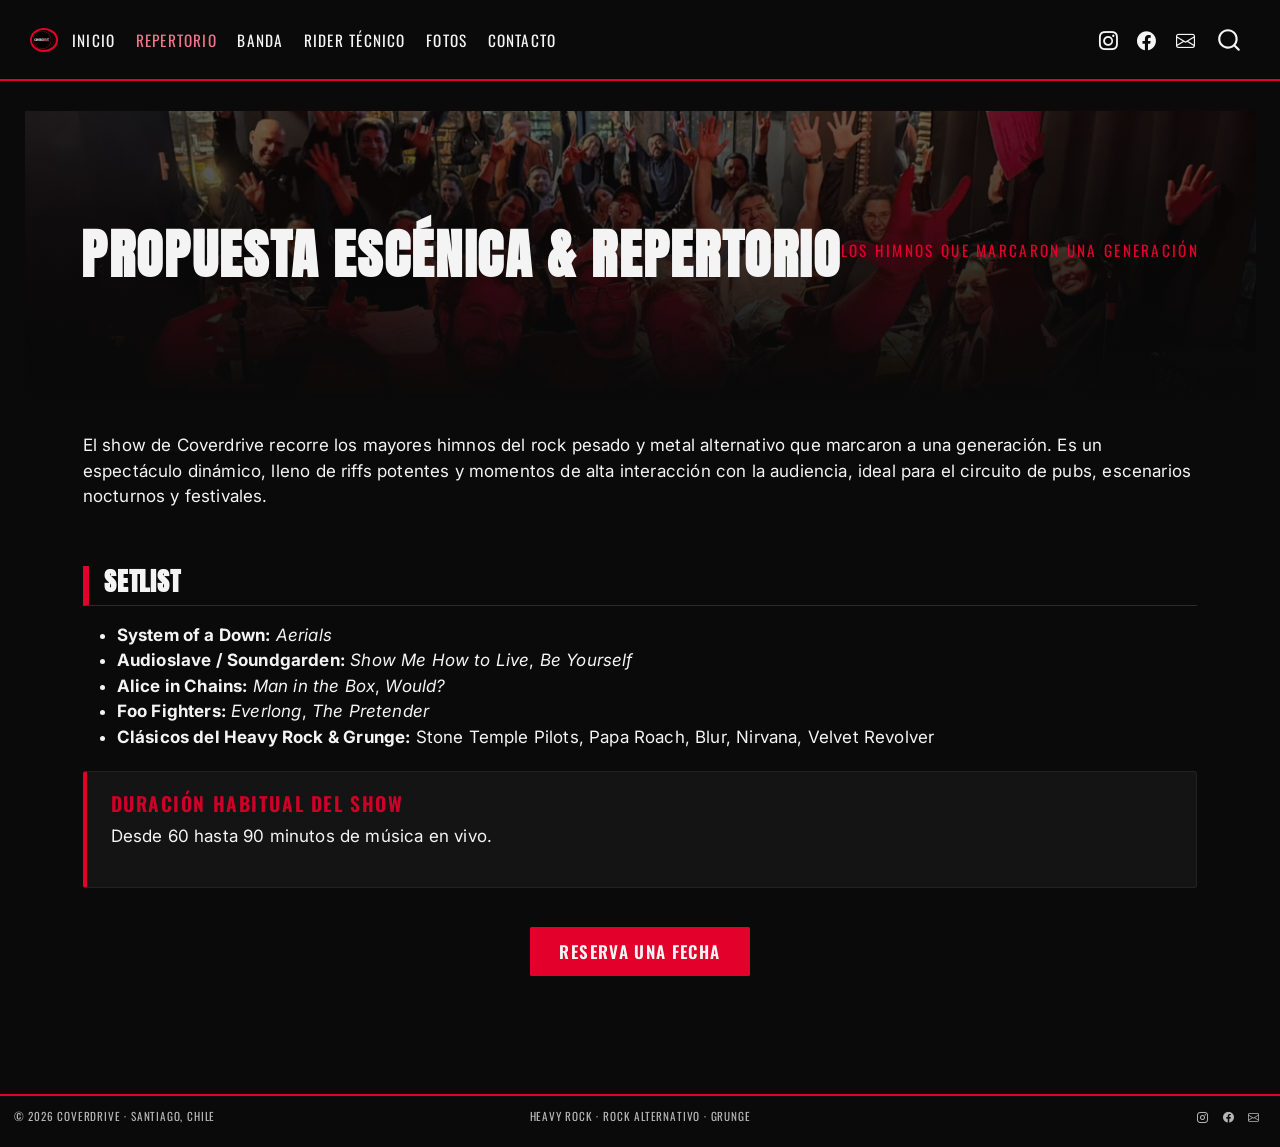
<file: docs/repertorio.html>
<!DOCTYPE html>
<html xmlns="http://www.w3.org/1999/xhtml" lang="es" xml:lang="es"><head>

<meta charset="utf-8">
<meta name="generator" content="quarto-1.9.38">

<meta name="viewport" content="width=device-width, initial-scale=1.0, user-scalable=yes">


<title>Repertorio – COVERDRIVE</title>
<style>
/* Default styles provided by pandoc.
** See https://pandoc.org/MANUAL.html#variables-for-html for config info.
*/
code{white-space: pre-wrap;}
span.smallcaps{font-variant: small-caps;}
div.columns{display: flex; gap: min(4vw, 1.5em);}
div.column{flex: auto; overflow-x: auto;}
div.hanging-indent{margin-left: 1.5em; text-indent: -1.5em;}
ul.task-list{list-style: none;}
ul.task-list li input[type="checkbox"] {
  width: 0.8em;
  margin: 0 0.8em 0.2em -1em; /* quarto-specific, see https://github.com/quarto-dev/quarto-cli/issues/4556 */ 
  vertical-align: middle;
}
</style>


<script src="site_libs/quarto-nav/quarto-nav.js"></script>
<script src="site_libs/clipboard/clipboard.min.js"></script>
<script src="site_libs/quarto-search/autocomplete.umd.js"></script>
<script src="site_libs/quarto-search/fuse.min.js"></script>
<script src="site_libs/quarto-search/quarto-search.js"></script>
<meta name="quarto:offset" content="./">
<link href="./Images/Logo.jpeg" rel="icon" type="image/jpeg">
<script src="site_libs/quarto-html/quarto.js" type="module"></script>
<script src="site_libs/quarto-html/tabsets/tabsets.js" type="module"></script>
<script src="site_libs/quarto-html/popper.min.js"></script>
<script src="site_libs/quarto-html/tippy.umd.min.js"></script>
<script src="site_libs/quarto-html/anchor.min.js"></script>
<link href="site_libs/quarto-html/tippy.css" rel="stylesheet">
<link href="site_libs/quarto-html/quarto-syntax-highlighting-dark-0a6b7249c26820e032cb0bd839ff02b1.css" rel="stylesheet" id="quarto-text-highlighting-styles">
<script src="site_libs/bootstrap/bootstrap.min.js"></script>
<link href="site_libs/bootstrap/bootstrap-icons.css" rel="stylesheet">
<link href="site_libs/bootstrap/bootstrap-abf8a0bd622ee74f22547159d51789f3.min.css" rel="stylesheet" append-hash="true" id="quarto-bootstrap" data-mode="dark">
<script id="quarto-search-options" type="application/json">{
  "location": "navbar",
  "copy-button": false,
  "collapse-after": 3,
  "panel-placement": "end",
  "type": "overlay",
  "limit": 50,
  "keyboard-shortcut": [
    "f",
    "/",
    "s"
  ],
  "show-item-context": false,
  "language": {
    "search-no-results-text": "No se han encontrado resultados",
    "search-matching-documents-text": "documentos encontrados",
    "search-copy-link-title": "Copiar el enlace en la búsqueda",
    "search-hide-matches-text": "Ocultar resultados adicionales",
    "search-more-match-text": "resultado adicional en este documento",
    "search-more-matches-text": "resultados adicionales en este documento",
    "search-clear-button-title": "Borrar",
    "search-text-placeholder": "",
    "search-detached-cancel-button-title": "Cancelar",
    "search-submit-button-title": "Enviar",
    "search-label": "Buscar"
  }
}</script>
<style>html{ scroll-behavior: smooth; }</style>
<link rel="preconnect" href="https://fonts.googleapis.com">
<link rel="preconnect" href="https://fonts.gstatic.com" crossorigin="">
<link href="https://fonts.googleapis.com/css2?family=Anton&amp;family=Oswald:wght@300;400;500;600;700&amp;family=Inter:wght@400;500;600&amp;display=swap" rel="stylesheet">


<meta property="og:title" content="Repertorio – COVERDRIVE">
<meta property="og:image" content="Images/Logo.jpeg">
<meta property="og:site_name" content="COVERDRIVE">
<meta name="twitter:title" content="Repertorio – COVERDRIVE">
<meta name="twitter:image" content="Images/Logo.jpeg">
<meta name="twitter:card" content="summary_large_image">
</head>

<body class="nav-fixed quarto-light">

<div id="quarto-search-results"></div>
  <header id="quarto-header" class="headroom fixed-top">
    <nav class="navbar navbar-expand-lg " data-bs-theme="dark">
      <div class="navbar-container container-fluid">
      <div class="navbar-brand-container mx-auto">
    <a href="./index.html" class="navbar-brand navbar-brand-logo">
    <img src="./Images/Logo.jpeg" alt="" class="navbar-logo light-content">
    <img src="./Images/Logo.jpeg" alt="" class="navbar-logo dark-content">
    </a>
  </div>
            <div id="quarto-search" class="" title="Buscar"></div>
          <button class="navbar-toggler" type="button" data-bs-toggle="collapse" data-bs-target="#navbarCollapse" aria-controls="navbarCollapse" role="menu" aria-expanded="false" aria-label="Navegación de palanca" onclick="if (window.quartoToggleHeadroom) { window.quartoToggleHeadroom(); }">
  <span class="navbar-toggler-icon"></span>
</button>
          <div class="collapse navbar-collapse" id="navbarCollapse">
            <ul class="navbar-nav navbar-nav-scroll me-auto">
  <li class="nav-item">
    <a class="nav-link" href="./index.html"> 
<span class="menu-text">Inicio</span></a>
  </li>  
  <li class="nav-item">
    <a class="nav-link active" href="./repertorio.html" aria-current="page"> 
<span class="menu-text">Repertorio</span></a>
  </li>  
  <li class="nav-item">
    <a class="nav-link" href="./banda.html"> 
<span class="menu-text">Banda</span></a>
  </li>  
  <li class="nav-item">
    <a class="nav-link" href="./rider.html"> 
<span class="menu-text">Rider Técnico</span></a>
  </li>  
  <li class="nav-item">
    <a class="nav-link" href="./Fotos.html"> 
<span class="menu-text">Fotos</span></a>
  </li>  
  <li class="nav-item">
    <a class="nav-link" href="./contacto.html"> 
<span class="menu-text">Contacto</span></a>
  </li>  
</ul>
            <ul class="navbar-nav navbar-nav-scroll ms-auto">
  <li class="nav-item compact">
    <a class="nav-link" href="https://www.instagram.com/coverdrive.rock/" target="_blank"> <i class="bi bi-instagram" role="img" aria-label="Instagram">
</i> 
<span class="menu-text"></span></a>
  </li>  
  <li class="nav-item compact">
    <a class="nav-link" href="https://www.facebook.com/people/Coverdrive/61593947563282/" target="_blank"> <i class="bi bi-facebook" role="img" aria-label="Facebook">
</i> 
<span class="menu-text"></span></a>
  </li>  
  <li class="nav-item compact">
    <a class="nav-link" href="mailto:rock.coverdrive@gmail.com"> <i class="bi bi-envelope" role="img" aria-label="Correo">
</i> 
<span class="menu-text"></span></a>
  </li>  
</ul>
          </div> <!-- /navcollapse -->
            <div class="quarto-navbar-tools">
</div>
      </div> <!-- /container-fluid -->
    </nav>
</header>
<!-- content -->
<div id="quarto-content" class="quarto-container page-columns page-rows-contents page-layout-full page-navbar">
<!-- sidebar -->
<!-- margin-sidebar -->
    
<!-- main -->
<main class="content column-page" id="quarto-document-content">

<header id="title-block-header" class="quarto-title-block default">
<div class="quarto-title">
<h1 class="title">Repertorio</h1>
</div>



<div class="quarto-title-meta column-page">

    
  
    
  </div>
  


</header>


<section id="propuesta-escénica-repertorio" class="level1 page-banner">
<h1>Propuesta Escénica &amp; Repertorio</h1>
<div class="page-banner-sub">
<p>Los himnos que marcaron una generación</p>
</div>
</section>
<div class="container">
<p>El show de Coverdrive recorre los mayores himnos del rock pesado y metal alternativo que marcaron a una generación. Es un espectáculo dinámico, lleno de riffs potentes y momentos de alta interacción con la audiencia, ideal para el circuito de pubs, escenarios nocturnos y festivales.</p>
<section id="setlist" class="level2">
<h2 class="anchored" data-anchor-id="setlist">Setlist</h2>
<ul>
<li><strong>System of a Down:</strong> <em>Aerials</em></li>
<li><strong>Audioslave / Soundgarden:</strong> <em>Show Me How to Live</em>, <em>Be Yourself</em></li>
<li><strong>Alice in Chains:</strong> <em>Man in the Box</em>, <em>Would?</em></li>
<li><strong>Foo Fighters:</strong> <em>Everlong</em>, <em>The Pretender</em></li>
<li><strong>Clásicos del Heavy Rock &amp; Grunge:</strong> Stone Temple Pilots, Papa Roach, Blur, Nirvana, Velvet Revolver</li>
</ul>
<section id="duración-habitual-del-show" class="level3 rider-block">
<h3 class="anchored" data-anchor-id="duración-habitual-del-show">Duración habitual del show</h3>
<p>Desde 60 hasta 90 minutos de música en vivo.</p>
</section>
<div class="text-center my-5">
<p><a href="./contacto.html" class="btn-cd">Reserva una fecha</a></p>
</div>
</section>
</div>



</main> <!-- /main -->
<script id="quarto-html-after-body" type="application/javascript">
  window.document.addEventListener("DOMContentLoaded", function (event) {
    const icon = "";
    const anchorJS = new window.AnchorJS();
    anchorJS.options = {
      placement: 'right',
      icon: icon
    };
    anchorJS.add('.anchored');
    const isCodeAnnotation = (el) => {
      for (const clz of el.classList) {
        if (clz.startsWith('code-annotation-')) {                     
          return true;
        }
      }
      return false;
    }
    const onCopySuccess = function(e) {
      // button target
      const button = e.trigger;
      // don't keep focus
      button.blur();
      // flash "checked"
      button.classList.add('code-copy-button-checked');
      var currentTitle = button.getAttribute("title");
      button.setAttribute("title", "Copiado");
      let tooltip;
      if (window.bootstrap) {
        button.setAttribute("data-bs-toggle", "tooltip");
        button.setAttribute("data-bs-placement", "left");
        button.setAttribute("data-bs-title", "Copiado");
        tooltip = new bootstrap.Tooltip(button, 
          { trigger: "manual", 
            customClass: "code-copy-button-tooltip",
            offset: [0, -8]});
        tooltip.show();    
      }
      setTimeout(function() {
        if (tooltip) {
          tooltip.hide();
          button.removeAttribute("data-bs-title");
          button.removeAttribute("data-bs-toggle");
          button.removeAttribute("data-bs-placement");
        }
        button.setAttribute("title", currentTitle);
        button.classList.remove('code-copy-button-checked');
      }, 1000);
      // clear code selection
      e.clearSelection();
    }
    const getTextToCopy = function(trigger) {
      const outerScaffold = trigger.parentElement.cloneNode(true);
      const codeEl = outerScaffold.querySelector('code');
      for (const childEl of codeEl.children) {
        if (isCodeAnnotation(childEl)) {
          childEl.remove();
        }
      }
      return codeEl.innerText;
    }
    const clipboard = new window.ClipboardJS('.code-copy-button:not([data-in-quarto-modal])', {
      text: getTextToCopy
    });
    clipboard.on('success', onCopySuccess);
    if (window.document.getElementById('quarto-embedded-source-code-modal')) {
      const clipboardModal = new window.ClipboardJS('.code-copy-button[data-in-quarto-modal]', {
        text: getTextToCopy,
        container: window.document.getElementById('quarto-embedded-source-code-modal')
      });
      clipboardModal.on('success', onCopySuccess);
    }
      var localhostRegex = new RegExp(/^(?:http|https):\/\/localhost\:?[0-9]*\//);
      var mailtoRegex = new RegExp(/^mailto:/);
        var filterRegex = new RegExp('/' + window.location.host + '/');
      var isInternal = (href) => {
          return filterRegex.test(href) || localhostRegex.test(href) || mailtoRegex.test(href);
      }
      // Inspect non-navigation links and adorn them if external
     var links = window.document.querySelectorAll('a[href]:not(.nav-link):not(.navbar-brand):not(.toc-action):not(.sidebar-link):not(.sidebar-item-toggle):not(.pagination-link):not(.no-external):not([aria-hidden]):not(.dropdown-item):not(.quarto-navigation-tool):not(.about-link)');
      for (var i=0; i<links.length; i++) {
        const link = links[i];
        if (!isInternal(link.href)) {
          // undo the damage that might have been done by quarto-nav.js in the case of
          // links that we want to consider external
          if (link.dataset.originalHref !== undefined) {
            link.href = link.dataset.originalHref;
          }
        }
      }
    function tippyHover(el, contentFn, onTriggerFn, onUntriggerFn) {
      const config = {
        allowHTML: true,
        maxWidth: 500,
        delay: 100,
        arrow: false,
        appendTo: function(el) {
            return el.parentElement;
        },
        interactive: true,
        interactiveBorder: 10,
        theme: 'quarto',
        placement: 'bottom-start',
      };
      if (contentFn) {
        config.content = contentFn;
      }
      if (onTriggerFn) {
        config.onTrigger = onTriggerFn;
      }
      if (onUntriggerFn) {
        config.onUntrigger = onUntriggerFn;
      }
      window.tippy(el, config); 
    }
    const noterefs = window.document.querySelectorAll('a[role="doc-noteref"]');
    for (var i=0; i<noterefs.length; i++) {
      const ref = noterefs[i];
      tippyHover(ref, function() {
        // use id or data attribute instead here
        let href = ref.getAttribute('data-footnote-href') || ref.getAttribute('href');
        try { href = new URL(href).hash; } catch {}
        const id = href.replace(/^#\/?/, "");
        const note = window.document.getElementById(id);
        if (note) {
          return note.innerHTML;
        } else {
          return "";
        }
      });
    }
    const xrefs = window.document.querySelectorAll('a.quarto-xref');
    const processXRef = (id, note) => {
      // Strip column container classes
      const stripColumnClz = (el) => {
        el.classList.remove("page-full", "page-columns");
        if (el.children) {
          for (const child of el.children) {
            stripColumnClz(child);
          }
        }
      }
      stripColumnClz(note)
      if (id === null || id.startsWith('sec-')) {
        // Special case sections, only their first couple elements
        const container = document.createElement("div");
        if (note.children && note.children.length > 2) {
          container.appendChild(note.children[0].cloneNode(true));
          for (let i = 1; i < note.children.length; i++) {
            const child = note.children[i];
            if (child.tagName === "P" && child.innerText === "") {
              continue;
            } else {
              container.appendChild(child.cloneNode(true));
              break;
            }
          }
          if (window.Quarto?.typesetMath) {
            window.Quarto.typesetMath(container);
          }
          return container.innerHTML
        } else {
          if (window.Quarto?.typesetMath) {
            window.Quarto.typesetMath(note);
          }
          return note.innerHTML;
        }
      } else {
        // Remove any anchor links if they are present
        const anchorLink = note.querySelector('a.anchorjs-link');
        if (anchorLink) {
          anchorLink.remove();
        }
        if (window.Quarto?.typesetMath) {
          window.Quarto.typesetMath(note);
        }
        if (note.classList.contains("callout")) {
          return note.outerHTML;
        } else {
          return note.innerHTML;
        }
      }
    }
    for (var i=0; i<xrefs.length; i++) {
      const xref = xrefs[i];
      tippyHover(xref, undefined, function(instance) {
        instance.disable();
        let url = xref.getAttribute('href');
        let hash = undefined; 
        if (url.startsWith('#')) {
          hash = url;
        } else {
          try { hash = new URL(url).hash; } catch {}
        }
        if (hash) {
          const id = hash.replace(/^#\/?/, "");
          const note = window.document.getElementById(id);
          if (note !== null) {
            try {
              const html = processXRef(id, note.cloneNode(true));
              instance.setContent(html);
            } finally {
              instance.enable();
              instance.show();
            }
          } else {
            // See if we can fetch this
            fetch(url.split('#')[0])
            .then(res => res.text())
            .then(html => {
              const parser = new DOMParser();
              const htmlDoc = parser.parseFromString(html, "text/html");
              const note = htmlDoc.getElementById(id);
              if (note !== null) {
                const html = processXRef(id, note);
                instance.setContent(html);
              } 
            }).finally(() => {
              instance.enable();
              instance.show();
            });
          }
        } else {
          // See if we can fetch a full url (with no hash to target)
          // This is a special case and we should probably do some content thinning / targeting
          fetch(url)
          .then(res => res.text())
          .then(html => {
            const parser = new DOMParser();
            const htmlDoc = parser.parseFromString(html, "text/html");
            const note = htmlDoc.querySelector('main.content');
            if (note !== null) {
              // This should only happen for chapter cross references
              // (since there is no id in the URL)
              // remove the first header
              if (note.children.length > 0 && note.children[0].tagName === "HEADER") {
                note.children[0].remove();
              }
              const html = processXRef(null, note);
              instance.setContent(html);
            } 
          }).finally(() => {
            instance.enable();
            instance.show();
          });
        }
      }, function(instance) {
      });
    }
        let selectedAnnoteEl;
        const selectorForAnnotation = ( cell, annotation) => {
          let cellAttr = 'data-code-cell="' + cell + '"';
          let lineAttr = 'data-code-annotation="' +  annotation + '"';
          const selector = 'span[' + cellAttr + '][' + lineAttr + ']';
          return selector;
        }
        const selectCodeLines = (annoteEl) => {
          const doc = window.document;
          const targetCell = annoteEl.getAttribute("data-target-cell");
          const targetAnnotation = annoteEl.getAttribute("data-target-annotation");
          const annoteSpan = window.document.querySelector(selectorForAnnotation(targetCell, targetAnnotation));
          const lines = annoteSpan.getAttribute("data-code-lines").split(",");
          const lineIds = lines.map((line) => {
            return targetCell + "-" + line;
          })
          let top = null;
          let height = null;
          let parent = null;
          if (lineIds.length > 0) {
              //compute the position of the single el (top and bottom and make a div)
              const el = window.document.getElementById(lineIds[0]);
              top = el.offsetTop;
              height = el.offsetHeight;
              parent = el.parentElement.parentElement;
            if (lineIds.length > 1) {
              const lastEl = window.document.getElementById(lineIds[lineIds.length - 1]);
              const bottom = lastEl.offsetTop + lastEl.offsetHeight;
              height = bottom - top;
            }
            if (top !== null && height !== null && parent !== null) {
              // cook up a div (if necessary) and position it 
              let div = window.document.getElementById("code-annotation-line-highlight");
              if (div === null) {
                div = window.document.createElement("div");
                div.setAttribute("id", "code-annotation-line-highlight");
                div.style.position = 'absolute';
                parent.appendChild(div);
              }
              div.style.top = top - 2 + "px";
              div.style.height = height + 4 + "px";
              div.style.left = 0;
              let gutterDiv = window.document.getElementById("code-annotation-line-highlight-gutter");
              if (gutterDiv === null) {
                gutterDiv = window.document.createElement("div");
                gutterDiv.setAttribute("id", "code-annotation-line-highlight-gutter");
                gutterDiv.style.position = 'absolute';
                const codeCell = window.document.getElementById(targetCell);
                const gutter = codeCell.querySelector('.code-annotation-gutter');
                gutter.appendChild(gutterDiv);
              }
              gutterDiv.style.top = top - 2 + "px";
              gutterDiv.style.height = height + 4 + "px";
            }
            selectedAnnoteEl = annoteEl;
          }
        };
        const unselectCodeLines = () => {
          const elementsIds = ["code-annotation-line-highlight", "code-annotation-line-highlight-gutter"];
          elementsIds.forEach((elId) => {
            const div = window.document.getElementById(elId);
            if (div) {
              div.remove();
            }
          });
          selectedAnnoteEl = undefined;
        };
          // Handle positioning of the toggle
      window.addEventListener(
        "resize",
        throttle(() => {
          elRect = undefined;
          if (selectedAnnoteEl) {
            selectCodeLines(selectedAnnoteEl);
          }
        }, 10)
      );
      function throttle(fn, ms) {
      let throttle = false;
      let timer;
        return (...args) => {
          if(!throttle) { // first call gets through
              fn.apply(this, args);
              throttle = true;
          } else { // all the others get throttled
              if(timer) clearTimeout(timer); // cancel #2
              timer = setTimeout(() => {
                fn.apply(this, args);
                timer = throttle = false;
              }, ms);
          }
        };
      }
        // Attach click handler to the DT
        const annoteDls = window.document.querySelectorAll('dt[data-target-cell]');
        for (const annoteDlNode of annoteDls) {
          annoteDlNode.addEventListener('click', (event) => {
            const clickedEl = event.target;
            if (clickedEl !== selectedAnnoteEl) {
              unselectCodeLines();
              const activeEl = window.document.querySelector('dt[data-target-cell].code-annotation-active');
              if (activeEl) {
                activeEl.classList.remove('code-annotation-active');
              }
              selectCodeLines(clickedEl);
              clickedEl.classList.add('code-annotation-active');
            } else {
              // Unselect the line
              unselectCodeLines();
              clickedEl.classList.remove('code-annotation-active');
            }
          });
        }
    const findCites = (el) => {
      const parentEl = el.parentElement;
      if (parentEl) {
        const cites = parentEl.dataset.cites;
        if (cites) {
          return {
            el,
            cites: cites.split(' ')
          };
        } else {
          return findCites(el.parentElement)
        }
      } else {
        return undefined;
      }
    };
    var bibliorefs = window.document.querySelectorAll('a[role="doc-biblioref"]');
    for (var i=0; i<bibliorefs.length; i++) {
      const ref = bibliorefs[i];
      const citeInfo = findCites(ref);
      if (citeInfo) {
        tippyHover(citeInfo.el, function() {
          var popup = window.document.createElement('div');
          citeInfo.cites.forEach(function(cite) {
            var citeDiv = window.document.createElement('div');
            citeDiv.classList.add('hanging-indent');
            citeDiv.classList.add('csl-entry');
            var biblioDiv = window.document.getElementById('ref-' + cite);
            if (biblioDiv) {
              citeDiv.innerHTML = biblioDiv.innerHTML;
            }
            popup.appendChild(citeDiv);
          });
          return popup.innerHTML;
        });
      }
    }
  });
  </script>
</div> <!-- /content -->
<footer class="footer">
  <div class="nav-footer">
    <div class="nav-footer-left">
<p>© 2026 Coverdrive · Santiago, Chile</p>
</div>   
    <div class="nav-footer-center">
      <ul class="footer-items list-unstyled">
    <li class="nav-item">
 Heavy Rock · Rock Alternativo · Grunge
  </li>  
</ul>
    </div>
    <div class="nav-footer-right">
      <ul class="footer-items list-unstyled">
    <li class="nav-item compact">
    <a class="nav-link" href="https://www.instagram.com/coverdrive.rock/">
      <i class="bi bi-instagram" role="img" aria-label="Instagram">
</i> 
    </a>
  </li>  
    <li class="nav-item compact">
    <a class="nav-link" href="https://www.facebook.com/people/Coverdrive/61593947563282/">
      <i class="bi bi-facebook" role="img" aria-label="Facebook">
</i> 
    </a>
  </li>  
    <li class="nav-item compact">
    <a class="nav-link" href="mailto:rock.coverdrive@gmail.com">
      <i class="bi bi-envelope" role="img" aria-label="Correo">
</i> 
    </a>
  </li>  
</ul>
    </div>
  </div>
</footer>




<script src="site_libs/quarto-html/zenscroll-min.js"></script>
</body></html>
</file>
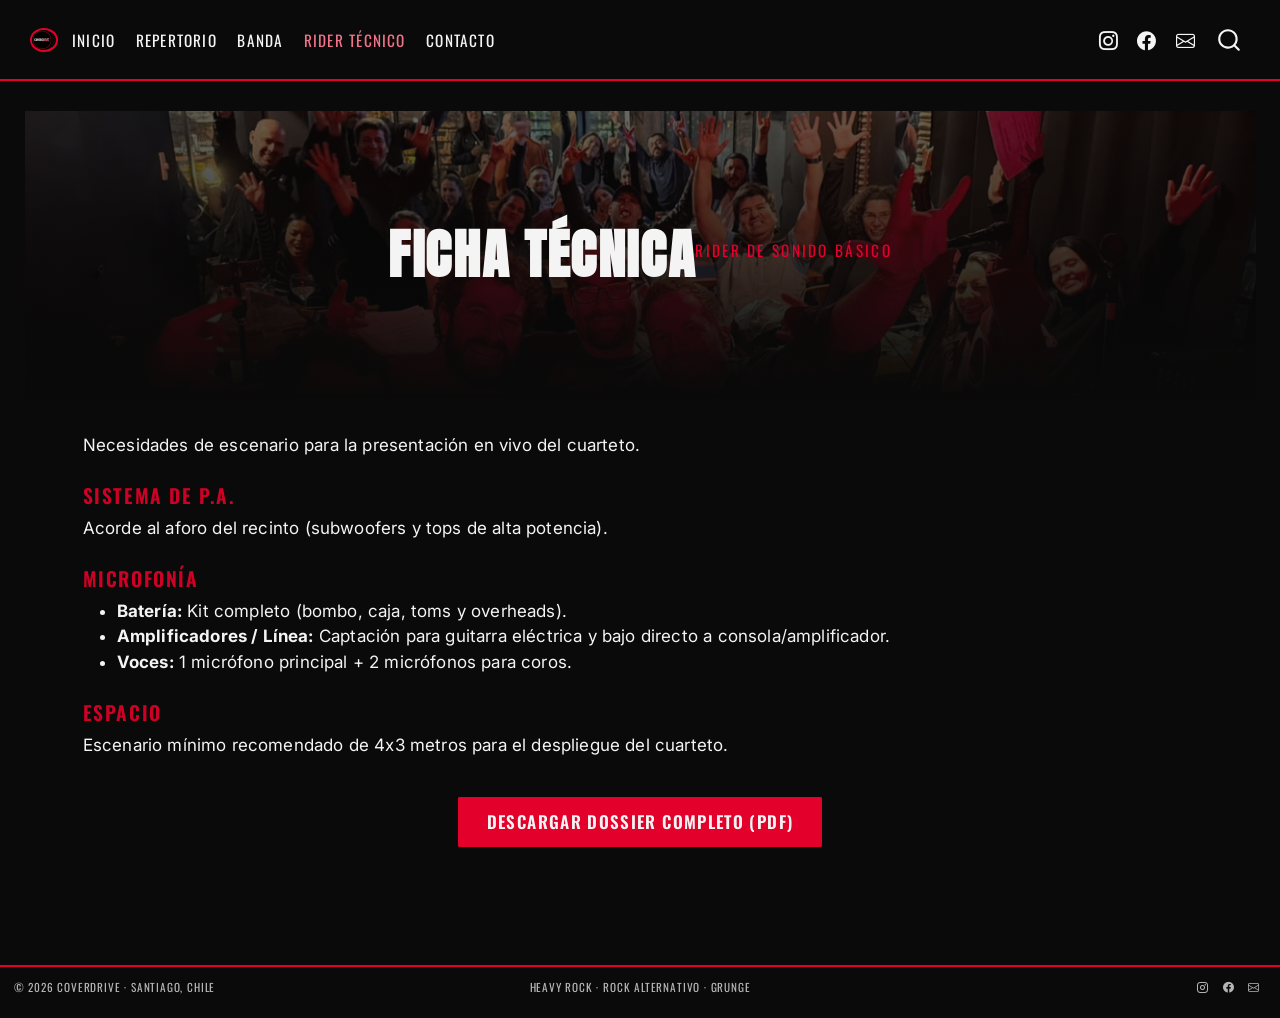
<file: docs/rider.html>
<!DOCTYPE html>
<html xmlns="http://www.w3.org/1999/xhtml" lang="es" xml:lang="es"><head>

<meta charset="utf-8">
<meta name="generator" content="quarto-1.9.38">

<meta name="viewport" content="width=device-width, initial-scale=1.0, user-scalable=yes">


<title>Rider Técnico – COVERDRIVE</title>
<style>
/* Default styles provided by pandoc.
** See https://pandoc.org/MANUAL.html#variables-for-html for config info.
*/
code{white-space: pre-wrap;}
span.smallcaps{font-variant: small-caps;}
div.columns{display: flex; gap: min(4vw, 1.5em);}
div.column{flex: auto; overflow-x: auto;}
div.hanging-indent{margin-left: 1.5em; text-indent: -1.5em;}
ul.task-list{list-style: none;}
ul.task-list li input[type="checkbox"] {
  width: 0.8em;
  margin: 0 0.8em 0.2em -1em; /* quarto-specific, see https://github.com/quarto-dev/quarto-cli/issues/4556 */ 
  vertical-align: middle;
}
</style>


<script src="site_libs/quarto-nav/quarto-nav.js"></script>
<script src="site_libs/clipboard/clipboard.min.js"></script>
<script src="site_libs/quarto-search/autocomplete.umd.js"></script>
<script src="site_libs/quarto-search/fuse.min.js"></script>
<script src="site_libs/quarto-search/quarto-search.js"></script>
<meta name="quarto:offset" content="./">
<link href="./Images/Logo.jpeg" rel="icon" type="image/jpeg">
<script src="site_libs/quarto-html/quarto.js" type="module"></script>
<script src="site_libs/quarto-html/tabsets/tabsets.js" type="module"></script>
<script src="site_libs/quarto-html/popper.min.js"></script>
<script src="site_libs/quarto-html/tippy.umd.min.js"></script>
<script src="site_libs/quarto-html/anchor.min.js"></script>
<link href="site_libs/quarto-html/tippy.css" rel="stylesheet">
<link href="site_libs/quarto-html/quarto-syntax-highlighting-dark-0a6b7249c26820e032cb0bd839ff02b1.css" rel="stylesheet" id="quarto-text-highlighting-styles">
<script src="site_libs/bootstrap/bootstrap.min.js"></script>
<link href="site_libs/bootstrap/bootstrap-icons.css" rel="stylesheet">
<link href="site_libs/bootstrap/bootstrap-abf8a0bd622ee74f22547159d51789f3.min.css" rel="stylesheet" append-hash="true" id="quarto-bootstrap" data-mode="dark">
<script id="quarto-search-options" type="application/json">{
  "location": "navbar",
  "copy-button": false,
  "collapse-after": 3,
  "panel-placement": "end",
  "type": "overlay",
  "limit": 50,
  "keyboard-shortcut": [
    "f",
    "/",
    "s"
  ],
  "show-item-context": false,
  "language": {
    "search-no-results-text": "No se han encontrado resultados",
    "search-matching-documents-text": "documentos encontrados",
    "search-copy-link-title": "Copiar el enlace en la búsqueda",
    "search-hide-matches-text": "Ocultar resultados adicionales",
    "search-more-match-text": "resultado adicional en este documento",
    "search-more-matches-text": "resultados adicionales en este documento",
    "search-clear-button-title": "Borrar",
    "search-text-placeholder": "",
    "search-detached-cancel-button-title": "Cancelar",
    "search-submit-button-title": "Enviar",
    "search-label": "Buscar"
  }
}</script>
<style>html{ scroll-behavior: smooth; }</style>
<link rel="preconnect" href="https://fonts.googleapis.com">
<link rel="preconnect" href="https://fonts.gstatic.com" crossorigin="">
<link href="https://fonts.googleapis.com/css2?family=Anton&amp;family=Oswald:wght@300;400;500;600;700&amp;family=Inter:wght@400;500;600&amp;display=swap" rel="stylesheet">


<meta property="og:title" content="Rider Técnico – COVERDRIVE">
<meta property="og:image" content="Images/Logo.jpeg">
<meta property="og:site_name" content="COVERDRIVE">
<meta name="twitter:title" content="Rider Técnico – COVERDRIVE">
<meta name="twitter:image" content="Images/Logo.jpeg">
<meta name="twitter:card" content="summary_large_image">
</head>

<body class="nav-fixed quarto-light">

<div id="quarto-search-results"></div>
  <header id="quarto-header" class="headroom fixed-top">
    <nav class="navbar navbar-expand-lg " data-bs-theme="dark">
      <div class="navbar-container container-fluid">
      <div class="navbar-brand-container mx-auto">
    <a href="./index.html" class="navbar-brand navbar-brand-logo">
    <img src="./Images/Logo.jpeg" alt="" class="navbar-logo light-content">
    <img src="./Images/Logo.jpeg" alt="" class="navbar-logo dark-content">
    </a>
  </div>
            <div id="quarto-search" class="" title="Buscar"></div>
          <button class="navbar-toggler" type="button" data-bs-toggle="collapse" data-bs-target="#navbarCollapse" aria-controls="navbarCollapse" role="menu" aria-expanded="false" aria-label="Navegación de palanca" onclick="if (window.quartoToggleHeadroom) { window.quartoToggleHeadroom(); }">
  <span class="navbar-toggler-icon"></span>
</button>
          <div class="collapse navbar-collapse" id="navbarCollapse">
            <ul class="navbar-nav navbar-nav-scroll me-auto">
  <li class="nav-item">
    <a class="nav-link" href="./index.html"> 
<span class="menu-text">Inicio</span></a>
  </li>  
  <li class="nav-item">
    <a class="nav-link" href="./repertorio.html"> 
<span class="menu-text">Repertorio</span></a>
  </li>  
  <li class="nav-item">
    <a class="nav-link" href="./banda.html"> 
<span class="menu-text">Banda</span></a>
  </li>  
  <li class="nav-item">
    <a class="nav-link active" href="./rider.html" aria-current="page"> 
<span class="menu-text">Rider Técnico</span></a>
  </li>  
  <li class="nav-item">
    <a class="nav-link" href="./contacto.html"> 
<span class="menu-text">Contacto</span></a>
  </li>  
</ul>
            <ul class="navbar-nav navbar-nav-scroll ms-auto">
  <li class="nav-item compact">
    <a class="nav-link" href="https://www.instagram.com/coverdrive.rock/" target="_blank"> <i class="bi bi-instagram" role="img" aria-label="Instagram">
</i> 
<span class="menu-text"></span></a>
  </li>  
  <li class="nav-item compact">
    <a class="nav-link" href="https://www.facebook.com/people/Coverdrive/61593947563282/" target="_blank"> <i class="bi bi-facebook" role="img" aria-label="Facebook">
</i> 
<span class="menu-text"></span></a>
  </li>  
  <li class="nav-item compact">
    <a class="nav-link" href="mailto:rock.coverdrive@gmail.com"> <i class="bi bi-envelope" role="img" aria-label="Correo">
</i> 
<span class="menu-text"></span></a>
  </li>  
</ul>
          </div> <!-- /navcollapse -->
            <div class="quarto-navbar-tools">
</div>
      </div> <!-- /container-fluid -->
    </nav>
</header>
<!-- content -->
<div id="quarto-content" class="quarto-container page-columns page-rows-contents page-layout-full page-navbar">
<!-- sidebar -->
<!-- margin-sidebar -->
    
<!-- main -->
<main class="content column-page" id="quarto-document-content">

<header id="title-block-header" class="quarto-title-block default">
<div class="quarto-title">
<h1 class="title">Rider Técnico</h1>
</div>



<div class="quarto-title-meta column-page">

    
  
    
  </div>
  


</header>


<section id="ficha-técnica" class="level1 page-banner">
<h1>Ficha Técnica</h1>
<div class="page-banner-sub">
<p>Rider de Sonido Básico</p>
</div>
</section>
<div class="container">
<p>Necesidades de escenario para la presentación en vivo del cuarteto.</p>
<section id="sistema-de-p.a." class="level3">
<h3 class="anchored" data-anchor-id="sistema-de-p.a.">Sistema de P.A.</h3>
<p>Acorde al aforo del recinto (subwoofers y tops de alta potencia).</p>
</section>
<section id="microfonía" class="level3">
<h3 class="anchored" data-anchor-id="microfonía">Microfonía</h3>
<ul>
<li><strong>Batería:</strong> Kit completo (bombo, caja, toms y overheads).</li>
<li><strong>Amplificadores / Línea:</strong> Captación para guitarra eléctrica y bajo directo a consola/amplificador.</li>
<li><strong>Voces:</strong> 1 micrófono principal + 2 micrófonos para coros.</li>
</ul>
</section>
<section id="espacio" class="level3">
<h3 class="anchored" data-anchor-id="espacio">Espacio</h3>
<p>Escenario mínimo recomendado de 4x3 metros para el despliegue del cuarteto.</p>
<div class="text-center my-5">
<p><a href="Dossier_Coverdrive.pdf" class="btn-cd" target="_blank">Descargar Dossier Completo (PDF)</a></p>
</div>
</section>
</div>



</main> <!-- /main -->
<script id="quarto-html-after-body" type="application/javascript">
  window.document.addEventListener("DOMContentLoaded", function (event) {
    const icon = "";
    const anchorJS = new window.AnchorJS();
    anchorJS.options = {
      placement: 'right',
      icon: icon
    };
    anchorJS.add('.anchored');
    const isCodeAnnotation = (el) => {
      for (const clz of el.classList) {
        if (clz.startsWith('code-annotation-')) {                     
          return true;
        }
      }
      return false;
    }
    const onCopySuccess = function(e) {
      // button target
      const button = e.trigger;
      // don't keep focus
      button.blur();
      // flash "checked"
      button.classList.add('code-copy-button-checked');
      var currentTitle = button.getAttribute("title");
      button.setAttribute("title", "Copiado");
      let tooltip;
      if (window.bootstrap) {
        button.setAttribute("data-bs-toggle", "tooltip");
        button.setAttribute("data-bs-placement", "left");
        button.setAttribute("data-bs-title", "Copiado");
        tooltip = new bootstrap.Tooltip(button, 
          { trigger: "manual", 
            customClass: "code-copy-button-tooltip",
            offset: [0, -8]});
        tooltip.show();    
      }
      setTimeout(function() {
        if (tooltip) {
          tooltip.hide();
          button.removeAttribute("data-bs-title");
          button.removeAttribute("data-bs-toggle");
          button.removeAttribute("data-bs-placement");
        }
        button.setAttribute("title", currentTitle);
        button.classList.remove('code-copy-button-checked');
      }, 1000);
      // clear code selection
      e.clearSelection();
    }
    const getTextToCopy = function(trigger) {
      const outerScaffold = trigger.parentElement.cloneNode(true);
      const codeEl = outerScaffold.querySelector('code');
      for (const childEl of codeEl.children) {
        if (isCodeAnnotation(childEl)) {
          childEl.remove();
        }
      }
      return codeEl.innerText;
    }
    const clipboard = new window.ClipboardJS('.code-copy-button:not([data-in-quarto-modal])', {
      text: getTextToCopy
    });
    clipboard.on('success', onCopySuccess);
    if (window.document.getElementById('quarto-embedded-source-code-modal')) {
      const clipboardModal = new window.ClipboardJS('.code-copy-button[data-in-quarto-modal]', {
        text: getTextToCopy,
        container: window.document.getElementById('quarto-embedded-source-code-modal')
      });
      clipboardModal.on('success', onCopySuccess);
    }
      var localhostRegex = new RegExp(/^(?:http|https):\/\/localhost\:?[0-9]*\//);
      var mailtoRegex = new RegExp(/^mailto:/);
        var filterRegex = new RegExp('/' + window.location.host + '/');
      var isInternal = (href) => {
          return filterRegex.test(href) || localhostRegex.test(href) || mailtoRegex.test(href);
      }
      // Inspect non-navigation links and adorn them if external
     var links = window.document.querySelectorAll('a[href]:not(.nav-link):not(.navbar-brand):not(.toc-action):not(.sidebar-link):not(.sidebar-item-toggle):not(.pagination-link):not(.no-external):not([aria-hidden]):not(.dropdown-item):not(.quarto-navigation-tool):not(.about-link)');
      for (var i=0; i<links.length; i++) {
        const link = links[i];
        if (!isInternal(link.href)) {
          // undo the damage that might have been done by quarto-nav.js in the case of
          // links that we want to consider external
          if (link.dataset.originalHref !== undefined) {
            link.href = link.dataset.originalHref;
          }
        }
      }
    function tippyHover(el, contentFn, onTriggerFn, onUntriggerFn) {
      const config = {
        allowHTML: true,
        maxWidth: 500,
        delay: 100,
        arrow: false,
        appendTo: function(el) {
            return el.parentElement;
        },
        interactive: true,
        interactiveBorder: 10,
        theme: 'quarto',
        placement: 'bottom-start',
      };
      if (contentFn) {
        config.content = contentFn;
      }
      if (onTriggerFn) {
        config.onTrigger = onTriggerFn;
      }
      if (onUntriggerFn) {
        config.onUntrigger = onUntriggerFn;
      }
      window.tippy(el, config); 
    }
    const noterefs = window.document.querySelectorAll('a[role="doc-noteref"]');
    for (var i=0; i<noterefs.length; i++) {
      const ref = noterefs[i];
      tippyHover(ref, function() {
        // use id or data attribute instead here
        let href = ref.getAttribute('data-footnote-href') || ref.getAttribute('href');
        try { href = new URL(href).hash; } catch {}
        const id = href.replace(/^#\/?/, "");
        const note = window.document.getElementById(id);
        if (note) {
          return note.innerHTML;
        } else {
          return "";
        }
      });
    }
    const xrefs = window.document.querySelectorAll('a.quarto-xref');
    const processXRef = (id, note) => {
      // Strip column container classes
      const stripColumnClz = (el) => {
        el.classList.remove("page-full", "page-columns");
        if (el.children) {
          for (const child of el.children) {
            stripColumnClz(child);
          }
        }
      }
      stripColumnClz(note)
      if (id === null || id.startsWith('sec-')) {
        // Special case sections, only their first couple elements
        const container = document.createElement("div");
        if (note.children && note.children.length > 2) {
          container.appendChild(note.children[0].cloneNode(true));
          for (let i = 1; i < note.children.length; i++) {
            const child = note.children[i];
            if (child.tagName === "P" && child.innerText === "") {
              continue;
            } else {
              container.appendChild(child.cloneNode(true));
              break;
            }
          }
          if (window.Quarto?.typesetMath) {
            window.Quarto.typesetMath(container);
          }
          return container.innerHTML
        } else {
          if (window.Quarto?.typesetMath) {
            window.Quarto.typesetMath(note);
          }
          return note.innerHTML;
        }
      } else {
        // Remove any anchor links if they are present
        const anchorLink = note.querySelector('a.anchorjs-link');
        if (anchorLink) {
          anchorLink.remove();
        }
        if (window.Quarto?.typesetMath) {
          window.Quarto.typesetMath(note);
        }
        if (note.classList.contains("callout")) {
          return note.outerHTML;
        } else {
          return note.innerHTML;
        }
      }
    }
    for (var i=0; i<xrefs.length; i++) {
      const xref = xrefs[i];
      tippyHover(xref, undefined, function(instance) {
        instance.disable();
        let url = xref.getAttribute('href');
        let hash = undefined; 
        if (url.startsWith('#')) {
          hash = url;
        } else {
          try { hash = new URL(url).hash; } catch {}
        }
        if (hash) {
          const id = hash.replace(/^#\/?/, "");
          const note = window.document.getElementById(id);
          if (note !== null) {
            try {
              const html = processXRef(id, note.cloneNode(true));
              instance.setContent(html);
            } finally {
              instance.enable();
              instance.show();
            }
          } else {
            // See if we can fetch this
            fetch(url.split('#')[0])
            .then(res => res.text())
            .then(html => {
              const parser = new DOMParser();
              const htmlDoc = parser.parseFromString(html, "text/html");
              const note = htmlDoc.getElementById(id);
              if (note !== null) {
                const html = processXRef(id, note);
                instance.setContent(html);
              } 
            }).finally(() => {
              instance.enable();
              instance.show();
            });
          }
        } else {
          // See if we can fetch a full url (with no hash to target)
          // This is a special case and we should probably do some content thinning / targeting
          fetch(url)
          .then(res => res.text())
          .then(html => {
            const parser = new DOMParser();
            const htmlDoc = parser.parseFromString(html, "text/html");
            const note = htmlDoc.querySelector('main.content');
            if (note !== null) {
              // This should only happen for chapter cross references
              // (since there is no id in the URL)
              // remove the first header
              if (note.children.length > 0 && note.children[0].tagName === "HEADER") {
                note.children[0].remove();
              }
              const html = processXRef(null, note);
              instance.setContent(html);
            } 
          }).finally(() => {
            instance.enable();
            instance.show();
          });
        }
      }, function(instance) {
      });
    }
        let selectedAnnoteEl;
        const selectorForAnnotation = ( cell, annotation) => {
          let cellAttr = 'data-code-cell="' + cell + '"';
          let lineAttr = 'data-code-annotation="' +  annotation + '"';
          const selector = 'span[' + cellAttr + '][' + lineAttr + ']';
          return selector;
        }
        const selectCodeLines = (annoteEl) => {
          const doc = window.document;
          const targetCell = annoteEl.getAttribute("data-target-cell");
          const targetAnnotation = annoteEl.getAttribute("data-target-annotation");
          const annoteSpan = window.document.querySelector(selectorForAnnotation(targetCell, targetAnnotation));
          const lines = annoteSpan.getAttribute("data-code-lines").split(",");
          const lineIds = lines.map((line) => {
            return targetCell + "-" + line;
          })
          let top = null;
          let height = null;
          let parent = null;
          if (lineIds.length > 0) {
              //compute the position of the single el (top and bottom and make a div)
              const el = window.document.getElementById(lineIds[0]);
              top = el.offsetTop;
              height = el.offsetHeight;
              parent = el.parentElement.parentElement;
            if (lineIds.length > 1) {
              const lastEl = window.document.getElementById(lineIds[lineIds.length - 1]);
              const bottom = lastEl.offsetTop + lastEl.offsetHeight;
              height = bottom - top;
            }
            if (top !== null && height !== null && parent !== null) {
              // cook up a div (if necessary) and position it 
              let div = window.document.getElementById("code-annotation-line-highlight");
              if (div === null) {
                div = window.document.createElement("div");
                div.setAttribute("id", "code-annotation-line-highlight");
                div.style.position = 'absolute';
                parent.appendChild(div);
              }
              div.style.top = top - 2 + "px";
              div.style.height = height + 4 + "px";
              div.style.left = 0;
              let gutterDiv = window.document.getElementById("code-annotation-line-highlight-gutter");
              if (gutterDiv === null) {
                gutterDiv = window.document.createElement("div");
                gutterDiv.setAttribute("id", "code-annotation-line-highlight-gutter");
                gutterDiv.style.position = 'absolute';
                const codeCell = window.document.getElementById(targetCell);
                const gutter = codeCell.querySelector('.code-annotation-gutter');
                gutter.appendChild(gutterDiv);
              }
              gutterDiv.style.top = top - 2 + "px";
              gutterDiv.style.height = height + 4 + "px";
            }
            selectedAnnoteEl = annoteEl;
          }
        };
        const unselectCodeLines = () => {
          const elementsIds = ["code-annotation-line-highlight", "code-annotation-line-highlight-gutter"];
          elementsIds.forEach((elId) => {
            const div = window.document.getElementById(elId);
            if (div) {
              div.remove();
            }
          });
          selectedAnnoteEl = undefined;
        };
          // Handle positioning of the toggle
      window.addEventListener(
        "resize",
        throttle(() => {
          elRect = undefined;
          if (selectedAnnoteEl) {
            selectCodeLines(selectedAnnoteEl);
          }
        }, 10)
      );
      function throttle(fn, ms) {
      let throttle = false;
      let timer;
        return (...args) => {
          if(!throttle) { // first call gets through
              fn.apply(this, args);
              throttle = true;
          } else { // all the others get throttled
              if(timer) clearTimeout(timer); // cancel #2
              timer = setTimeout(() => {
                fn.apply(this, args);
                timer = throttle = false;
              }, ms);
          }
        };
      }
        // Attach click handler to the DT
        const annoteDls = window.document.querySelectorAll('dt[data-target-cell]');
        for (const annoteDlNode of annoteDls) {
          annoteDlNode.addEventListener('click', (event) => {
            const clickedEl = event.target;
            if (clickedEl !== selectedAnnoteEl) {
              unselectCodeLines();
              const activeEl = window.document.querySelector('dt[data-target-cell].code-annotation-active');
              if (activeEl) {
                activeEl.classList.remove('code-annotation-active');
              }
              selectCodeLines(clickedEl);
              clickedEl.classList.add('code-annotation-active');
            } else {
              // Unselect the line
              unselectCodeLines();
              clickedEl.classList.remove('code-annotation-active');
            }
          });
        }
    const findCites = (el) => {
      const parentEl = el.parentElement;
      if (parentEl) {
        const cites = parentEl.dataset.cites;
        if (cites) {
          return {
            el,
            cites: cites.split(' ')
          };
        } else {
          return findCites(el.parentElement)
        }
      } else {
        return undefined;
      }
    };
    var bibliorefs = window.document.querySelectorAll('a[role="doc-biblioref"]');
    for (var i=0; i<bibliorefs.length; i++) {
      const ref = bibliorefs[i];
      const citeInfo = findCites(ref);
      if (citeInfo) {
        tippyHover(citeInfo.el, function() {
          var popup = window.document.createElement('div');
          citeInfo.cites.forEach(function(cite) {
            var citeDiv = window.document.createElement('div');
            citeDiv.classList.add('hanging-indent');
            citeDiv.classList.add('csl-entry');
            var biblioDiv = window.document.getElementById('ref-' + cite);
            if (biblioDiv) {
              citeDiv.innerHTML = biblioDiv.innerHTML;
            }
            popup.appendChild(citeDiv);
          });
          return popup.innerHTML;
        });
      }
    }
  });
  </script>
</div> <!-- /content -->
<footer class="footer">
  <div class="nav-footer">
    <div class="nav-footer-left">
<p>© 2026 Coverdrive · Santiago, Chile</p>
</div>   
    <div class="nav-footer-center">
      <ul class="footer-items list-unstyled">
    <li class="nav-item">
 Heavy Rock · Rock Alternativo · Grunge
  </li>  
</ul>
    </div>
    <div class="nav-footer-right">
      <ul class="footer-items list-unstyled">
    <li class="nav-item compact">
    <a class="nav-link" href="https://www.instagram.com/coverdrive.rock/">
      <i class="bi bi-instagram" role="img" aria-label="Instagram">
</i> 
    </a>
  </li>  
    <li class="nav-item compact">
    <a class="nav-link" href="https://www.facebook.com/people/Coverdrive/61593947563282/">
      <i class="bi bi-facebook" role="img" aria-label="Facebook">
</i> 
    </a>
  </li>  
    <li class="nav-item compact">
    <a class="nav-link" href="mailto:rock.coverdrive@gmail.com">
      <i class="bi bi-envelope" role="img" aria-label="Correo">
</i> 
    </a>
  </li>  
</ul>
    </div>
  </div>
</footer>




<script src="site_libs/quarto-html/zenscroll-min.js"></script>
</body></html>
</file>
<file: docs/site_libs/quarto-html/tippy.css>
.tippy-box[data-animation=fade][data-state=hidden]{opacity:0}[data-tippy-root]{max-width:calc(100vw - 10px)}.tippy-box{position:relative;background-color:#333;color:#fff;border-radius:4px;font-size:14px;line-height:1.4;white-space:normal;outline:0;transition-property:transform,visibility,opacity}.tippy-box[data-placement^=top]>.tippy-arrow{bottom:0}.tippy-box[data-placement^=top]>.tippy-arrow:before{bottom:-7px;left:0;border-width:8px 8px 0;border-top-color:initial;transform-origin:center top}.tippy-box[data-placement^=bottom]>.tippy-arrow{top:0}.tippy-box[data-placement^=bottom]>.tippy-arrow:before{top:-7px;left:0;border-width:0 8px 8px;border-bottom-color:initial;transform-origin:center bottom}.tippy-box[data-placement^=left]>.tippy-arrow{right:0}.tippy-box[data-placement^=left]>.tippy-arrow:before{border-width:8px 0 8px 8px;border-left-color:initial;right:-7px;transform-origin:center left}.tippy-box[data-placement^=right]>.tippy-arrow{left:0}.tippy-box[data-placement^=right]>.tippy-arrow:before{left:-7px;border-width:8px 8px 8px 0;border-right-color:initial;transform-origin:center right}.tippy-box[data-inertia][data-state=visible]{transition-timing-function:cubic-bezier(.54,1.5,.38,1.11)}.tippy-arrow{width:16px;height:16px;color:#333}.tippy-arrow:before{content:"";position:absolute;border-color:transparent;border-style:solid}.tippy-content{position:relative;padding:5px 9px;z-index:1}
</file>
<file: docs/site_libs/quarto-html/quarto-syntax-highlighting-dark-0a6b7249c26820e032cb0bd839ff02b1.css>
/* quarto syntax highlight colors */
:root {
  --quarto-hl-al-color: #f07178;
  --quarto-hl-an-color: #d4d0ab;
  --quarto-hl-at-color: #00e0e0;
  --quarto-hl-bn-color: #d4d0ab;
  --quarto-hl-bu-color: #abe338;
  --quarto-hl-ch-color: #abe338;
  --quarto-hl-co-color: #f8f8f2;
  --quarto-hl-cv-color: #ffd700;
  --quarto-hl-cn-color: #ffd700;
  --quarto-hl-cf-color: #ffa07a;
  --quarto-hl-dt-color: #ffa07a;
  --quarto-hl-dv-color: #d4d0ab;
  --quarto-hl-do-color: #f8f8f2;
  --quarto-hl-er-color: #f07178;
  --quarto-hl-ex-color: #00e0e0;
  --quarto-hl-fl-color: #d4d0ab;
  --quarto-hl-fu-color: #ffa07a;
  --quarto-hl-im-color: #abe338;
  --quarto-hl-in-color: #d4d0ab;
  --quarto-hl-kw-color: #ffa07a;
  --quarto-hl-op-color: #ffa07a;
  --quarto-hl-ot-color: #00e0e0;
  --quarto-hl-pp-color: #dcc6e0;
  --quarto-hl-re-color: #00e0e0;
  --quarto-hl-sc-color: #abe338;
  --quarto-hl-ss-color: #abe338;
  --quarto-hl-st-color: #abe338;
  --quarto-hl-va-color: #00e0e0;
  --quarto-hl-vs-color: #abe338;
  --quarto-hl-wa-color: #dcc6e0;
}

/* other quarto variables */
:root {
  --quarto-font-monospace: SFMono-Regular, Menlo, Monaco, Consolas, "Liberation Mono", "Courier New", monospace;
}

/* syntax highlight based on Pandoc's rules */
pre > code.sourceCode > span {
  color: #f8f8f2;
}

code.sourceCode > span {
  color: #f8f8f2;
}

div.sourceCode,
div.sourceCode pre.sourceCode {
  color: #f8f8f2;
}

/* Normal */
code span {
  color: #f8f8f2;
}

/* Alert */
code span.al {
  color: #f07178;
}

/* Annotation */
code span.an {
  color: #d4d0ab;
}

/* Attribute */
code span.at {
  color: #00e0e0;
}

/* BaseN */
code span.bn {
  color: #d4d0ab;
}

/* BuiltIn */
code span.bu {
  color: #abe338;
}

/* ControlFlow */
code span.cf {
  font-weight: bold;
  color: #ffa07a;
}

/* Char */
code span.ch {
  color: #abe338;
}

/* Constant */
code span.cn {
  color: #ffd700;
}

/* Comment */
code span.co {
  font-style: italic;
  color: #f8f8f2;
}

/* CommentVar */
code span.cv {
  color: #ffd700;
}

/* Documentation */
code span.do {
  color: #f8f8f2;
}

/* DataType */
code span.dt {
  color: #ffa07a;
}

/* DecVal */
code span.dv {
  color: #d4d0ab;
}

/* Error */
code span.er {
  color: #f07178;
  text-decoration: underline;
}

/* Extension */
code span.ex {
  font-weight: bold;
  color: #00e0e0;
}

/* Float */
code span.fl {
  color: #d4d0ab;
}

/* Function */
code span.fu {
  color: #ffa07a;
}

/* Import */
code span.im {
  color: #abe338;
}

/* Information */
code span.in {
  color: #d4d0ab;
}

/* Keyword */
code span.kw {
  font-weight: bold;
  color: #ffa07a;
}

/* Operator */
code span.op {
  color: #ffa07a;
}

/* Other */
code span.ot {
  color: #00e0e0;
}

/* Preprocessor */
code span.pp {
  color: #dcc6e0;
}

/* RegionMarker */
code span.re {
  background-color: #f8f8f2;
  color: #00e0e0;
}

/* SpecialChar */
code span.sc {
  color: #abe338;
}

/* SpecialString */
code span.ss {
  color: #abe338;
}

/* String */
code span.st {
  color: #abe338;
}

/* Variable */
code span.va {
  color: #00e0e0;
}

/* VerbatimString */
code span.vs {
  color: #abe338;
}

/* Warning */
code span.wa {
  color: #dcc6e0;
}

.prevent-inlining {
  content: "</";
}

/*# sourceMappingURL=175367c052bafc98bd680af3479823f0.css.map */
</file>
